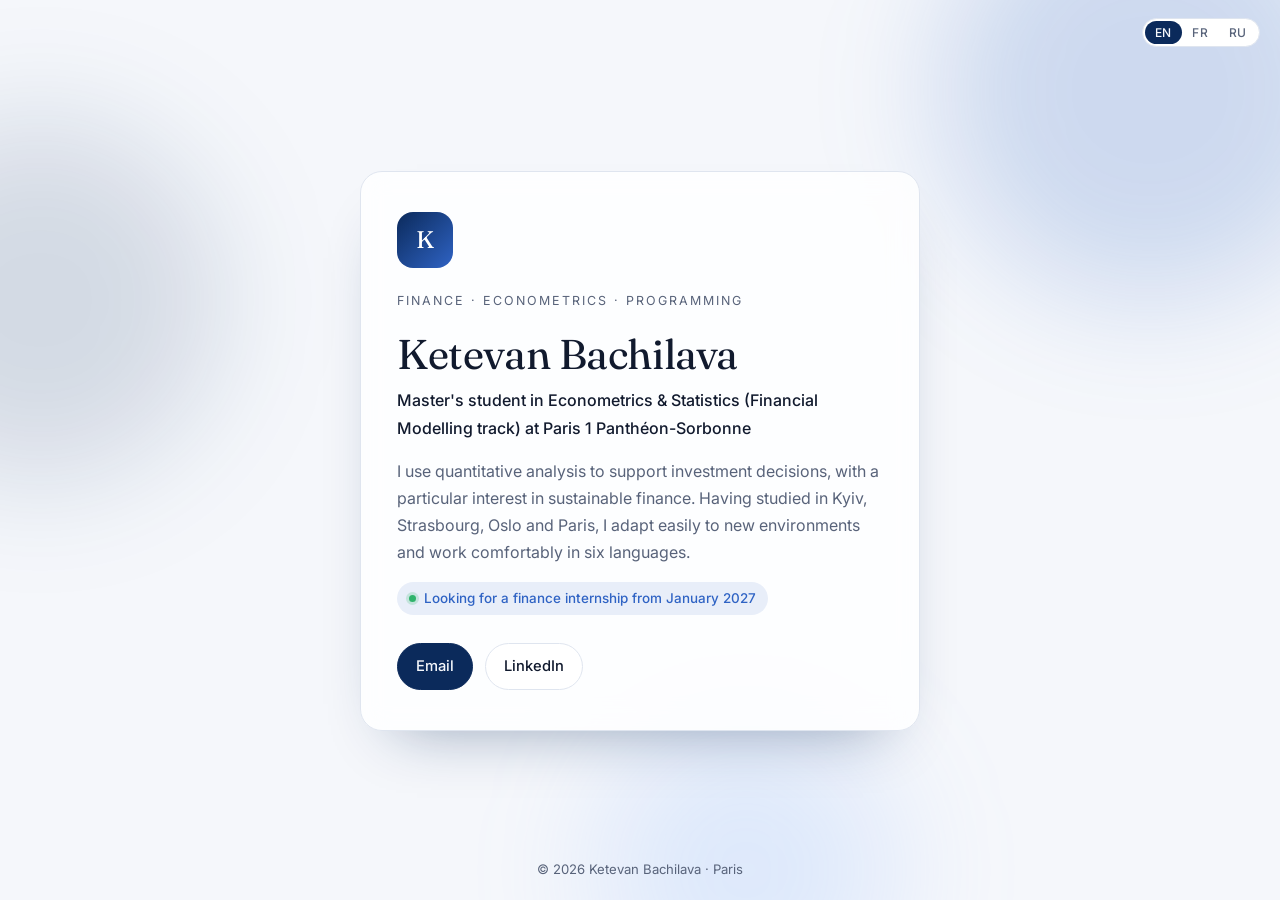
<file: index.html>
<!doctype html>
<html lang="en">
<head>
<meta charset="utf-8">
<meta name="viewport" content="width=device-width, initial-scale=1">
<title>Ketevan Bachilava</title>
<meta name="description" content="Ketevan Bachilava, Master's student in Econometrics & Statistics at Paris 1 Panthéon-Sorbonne.">
<link rel="preconnect" href="https://fonts.googleapis.com">
<link rel="preconnect" href="https://fonts.gstatic.com" crossorigin>
<link href="https://fonts.googleapis.com/css2?family=Fraunces:ital,opsz,wght@0,9..144,400;0,9..144,600;1,9..144,400&family=Inter:wght@400;500;600&display=swap" rel="stylesheet">
<link rel="stylesheet" href="assets/site.css">
</head>
<body class="card-page">
<div class="glow" aria-hidden="true"><i></i><i></i><i></i></div>

<div class="topbar">
  <div class="langs" role="group" aria-label="Language">
    <button data-l="en" aria-pressed="true">EN</button><button data-l="fr">FR</button><button data-l="ru">RU</button>
  </div>
</div>

<main>
  <div class="bcard">
    <div class="mono rise">K</div>
    <p class="eyebrow rise d1" data-i18n="eyebrow">Finance · Econometrics · Programming</p>
    <h1 class="rise d1" data-i18n="name">Ketevan Bachilava</h1>
    <p class="role rise d2" data-i18n="role">Master's student in Econometrics &amp; Statistics (Financial Modelling track) at Paris 1 Panthéon-Sorbonne</p>
    <p class="bio rise d3" data-i18n="bio">I combine quantitative analysis with a strong interest in finance. I have studied in Kyiv, Strasbourg, Oslo and Paris, and I work in six languages.</p>
    <p class="seek rise d3" data-i18n="seek">Looking for a finance internship from January 2027</p>
    <div class="cta rise d4">
      <a class="btn primary" href="mailto:ketevan2003@gmail.com" data-i18n="email">Email</a>
      <a class="btn" href="https://www.linkedin.com/in/ketevan2003" target="_blank" rel="noopener">LinkedIn</a>
    </div>
  </div>
</main>

<div class="foot">© 2026 Ketevan Bachilava · Paris</div>

<script>
window.I18N = {
  en: {
    'meta.title': 'Ketevan Bachilava',
    name: 'Ketevan Bachilava',
    eyebrow: 'Finance · Econometrics · Programming',
    role: "Master's student in Econometrics &amp; Statistics (Financial Modelling track) at Paris 1 Panthéon-Sorbonne",
    bio: 'I use quantitative analysis to support investment decisions, with a particular interest in sustainable finance. Having studied in Kyiv, Strasbourg, Oslo and Paris, I adapt easily to new environments and work comfortably in six languages.',
    seek: 'Looking for a finance internship from January 2027',
    email: 'Email'
  },
  fr: {
    'meta.title': 'Ketevan Bachilava',
    name: 'Ketevan Bachilava',
    eyebrow: 'Finance · Économétrie · Programmation',
    role: 'Étudiante en master Économétrie &amp; Statistique (parcours Modélisation financière) à Paris 1 Panthéon-Sorbonne',
    bio: "Je mets l'analyse quantitative au service des décisions d'investissement, avec un intérêt particulier pour la finance durable. Après des études à Kyiv, Strasbourg, Oslo et Paris, je m'adapte facilement à de nouveaux environnements et je travaille aisément en six langues.",
    seek: "En recherche d'un stage en finance à partir de janvier 2027",
    email: 'E-mail'
  },
  ru: {
    'meta.title': 'Кетеван Бачилава',
    name: 'Кетеван Бачилава',
    eyebrow: 'Финансы · Эконометрика · Программирование',
    role: 'Магистрантка по эконометрике и статистике (профиль «Финансовое моделирование») в Университете Париж 1 Пантеон-Сорбонна',
    bio: 'Я применяю количественный анализ для принятия инвестиционных решений и особенно интересуюсь устойчивыми финансами. Учёба в Киеве, Страсбурге, Осло и Париже научила меня легко адаптироваться к новой среде, и я свободно работаю на шести языках.',
    seek: 'Ищу стажировку в финансах с января 2027 года',
    email: 'Почта'
  }
};
</script>
<script src="assets/lang.js"></script>
</body>
</html>
</file>
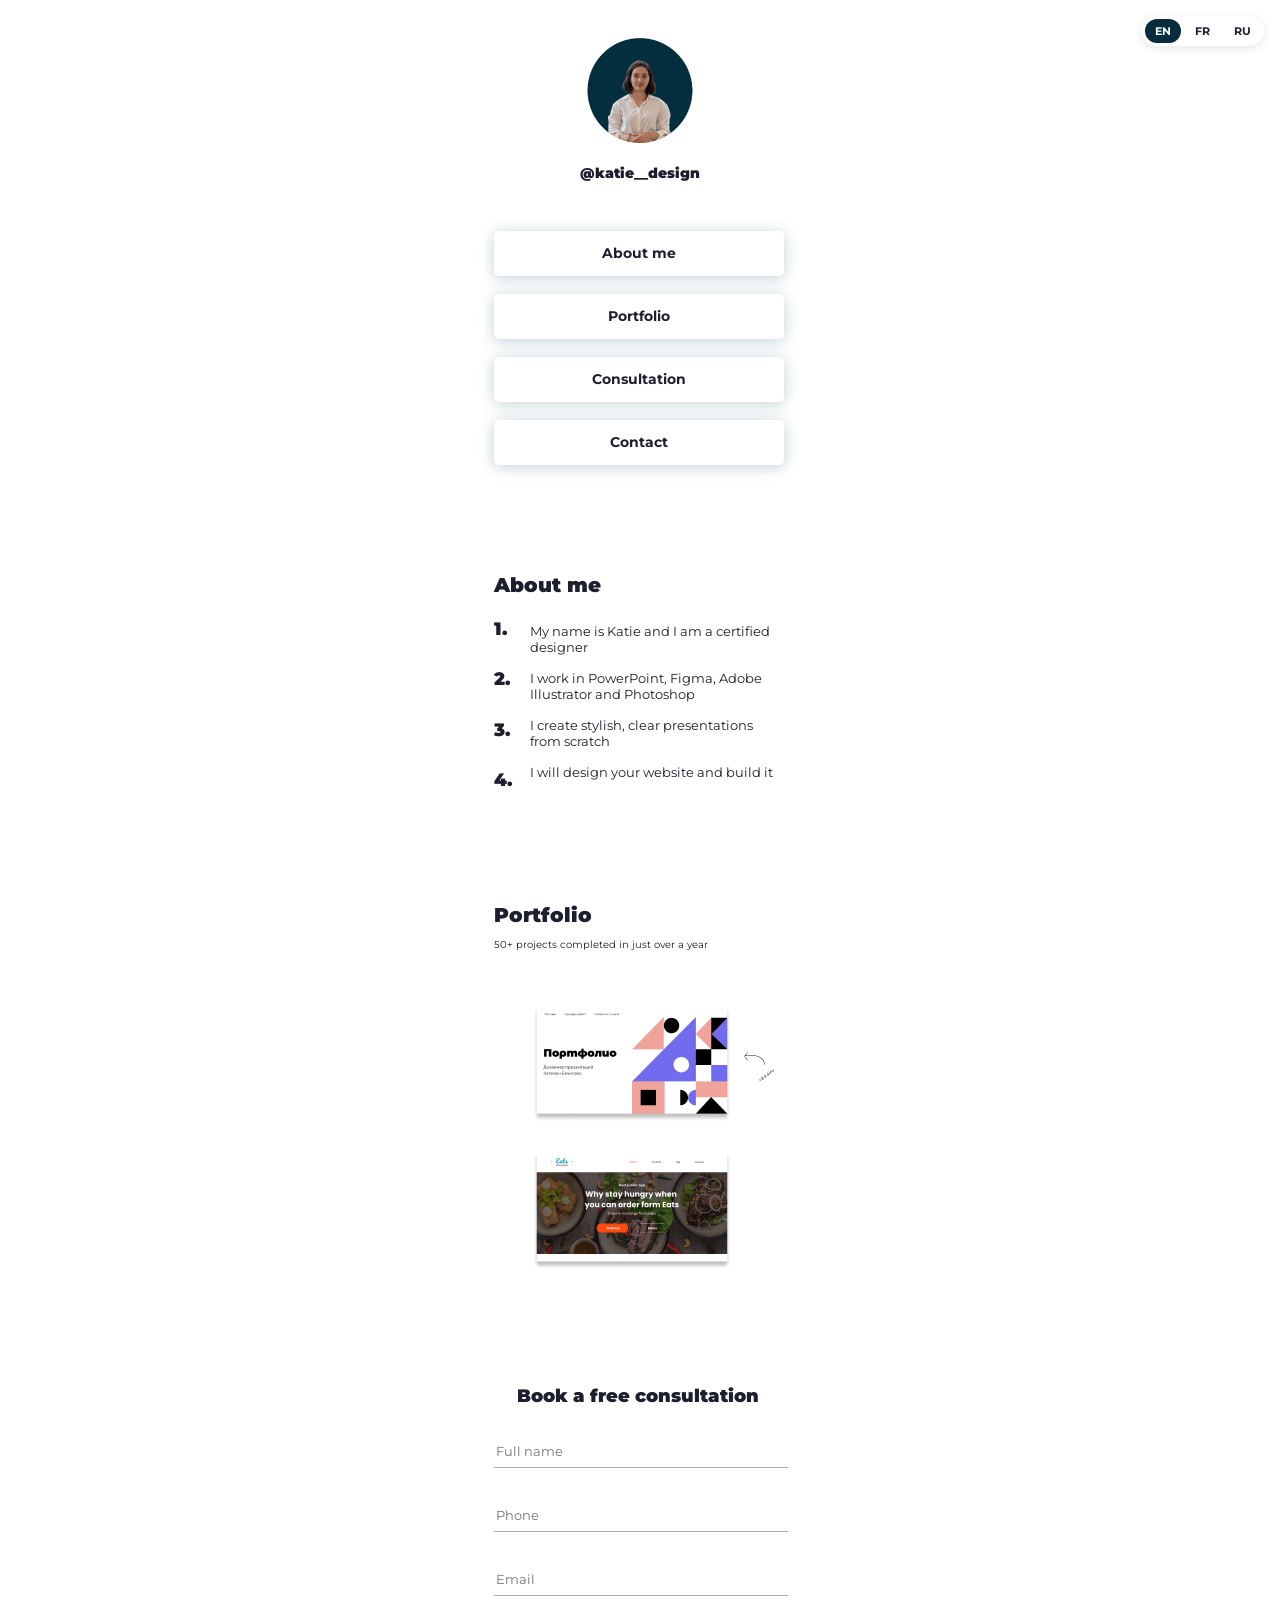
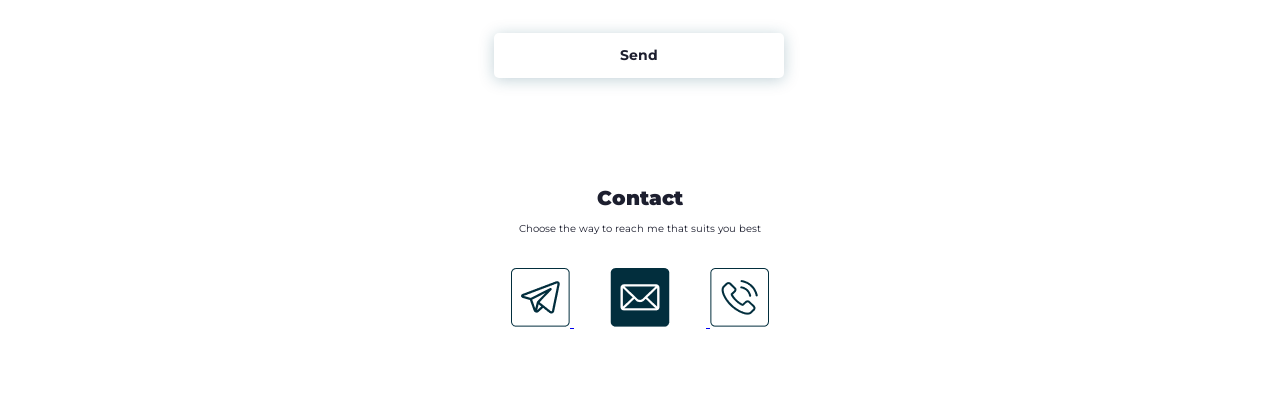
<file: design-portfolio/index.html>
<!DOCTYPE html>
<html lang="en">
<head>
    <meta charset="UTF-8">
    <meta http-equiv="X-UA-Compatible" content="IE=edge">
    <meta name="viewport" content="width=device-width, initial-scale=1.0">
    <title>katie__design · Portfolio</title>
    <link rel="preconnect" href="https://fonts.googleapis.com">
    <link rel="preconnect" href="https://fonts.gstatic.com" crossorigin>
    <link href="https://fonts.googleapis.com/css2?family=Marck+Script&family=Montserrat:wght@400;700;900&display=swap"
        rel="stylesheet">
    <link rel="stylesheet" href="css/styles.css">
    <link rel="stylesheet" href="./css/animation.css">
</head>
<body>
    <div class="langs"><button data-l="en">EN</button><button data-l="fr">FR</button><button data-l="ru">RU</button></div>
    <header id="header" class="header">
        <div class="container">
            <div class="avatar">
                <img src="./img/avatar.png" alt="Avatar">
            </div>
            <h1>
                @katie__design
            </h1>
            <div class="menus">
                <a href="#about" title="About" class="menu" data-i18n="nav.about">
                    About me
                </a>
                <a href="#portfolio" title="Portfolio" class="menu" data-i18n="nav.portfolio">
                    Portfolio
                </a>
                <a href="#consultation" title="Consultation" class="menu" data-i18n="nav.consult">
                    Consultation
                </a>
                <a href="#contacts" title="Contact" class="menu" data-i18n="nav.contacts">
                    Contact
                </a>
            </div>
        </div>
    </header>

    <section id="about" class="about animated fadeInLeft">
        <div class="container">
            <h2 data-i18n="about.t">
                About me
            </h2>
           <div class="wrapper">
                <div class="numbers">
                    <p>
                        1.
                    </p>
                    <p>
                        2.
                    </p>
                    <p>
                        3.
                    </p>
                    <p>
                        4.
                    </p>
                </div>
                <div class="text">
                    <p data-i18n="about.1">
                        My name is Katie and I am a certified designer
                    </p>
                    <p data-i18n="about.2">
                        I work in PowerPoint, Figma, Adobe Illustrator and Photoshop
                    </p>
                    <p data-i18n="about.3">
                        I create stylish, clear presentations from scratch
                    </p>
                    <p data-i18n="about.4">
                        I will design your website and build it
                    </p>
                </div>
           </div>
        </div>
    </section>

    <section id="portfolio" class="portfolio">
        <div class="container animated fadeInUp">
            <h2 data-i18n="pf.t">
                Portfolio
            </h2>
            <h3 data-i18n="pf.sub">
                50+ projects completed in just over a year
            </h3>
            <div class="horizont">
                <div class="cases">
                    <a href="./portfolio.pdf" target="_blank">
                        <img src="./img/case1.png" title="Portfolio">
                    </a>
                    <a href="https://ketevan1.github.io/portfolio_site/" target="_blank">
                        <img src="./img/case2.png" title="Website" class="case">
                    </a>
                    <!-- <a href="#" target="_blank">
                        <img src="./img/case3.png" title="Сайт 2">
                    </a> -->
                </div>
                <div class="click">
                    <img src="./img/arrow.png" alt="Click">
                    <p data-i18n="pf.click">click here</p>
                </div>
            </div>
        </div>
    </section>

    <section id="consultation" class="consultation animated bounceIn">
        <div class="container">
            <h2 data-i18n="c.t">
                Book a free consultation
            </h2>
            <form action="https://formspree.io/f/mleaolzy" method="POST">
                <input type="text" name="user_name" placeholder="Full name" data-ph="c.name" class="input" required>
                <input type="tel" name="user_phone" placeholder="Phone" data-ph="c.phone" class="input" required>
                <input type="email" name="user_email" placeholder="Email" data-ph="c.email" class="input" required>
                <button type="submit" class="cta-form" data-i18n="c.send">
                    Send
                </button>
            </form>
        </div>
    </section>

    <footer id="contacts" class="contacts">
        <div class="container">
            <h2 data-i18n="ct.t">
                Contact
            </h2>
            <h3 data-i18n="ct.sub">
                Choose the way to reach me that suits you best
            </h3>
            <div class="icons">
                <a href="https://telegram.me/ketevan_03">
                   <img src="./img/icon1.png" title="Telegram"> 
                </a>
                <a href="mailto:ketevan2003@gmail.com">
                    <img src="./img/icon2.png" title="E-mail" class="mail">
                </a>
                <a href="tel:380636727304">
                    <img src="./img/icon3.png" title="Phone">
                </a>
            </div>
        </div>
    </footer>

    <script src="./js/jquery.js"></script>
    <script src="./js/main.js"></script>
    <script src="./js/i18n.js"></script>
</body>
</html>
</file>
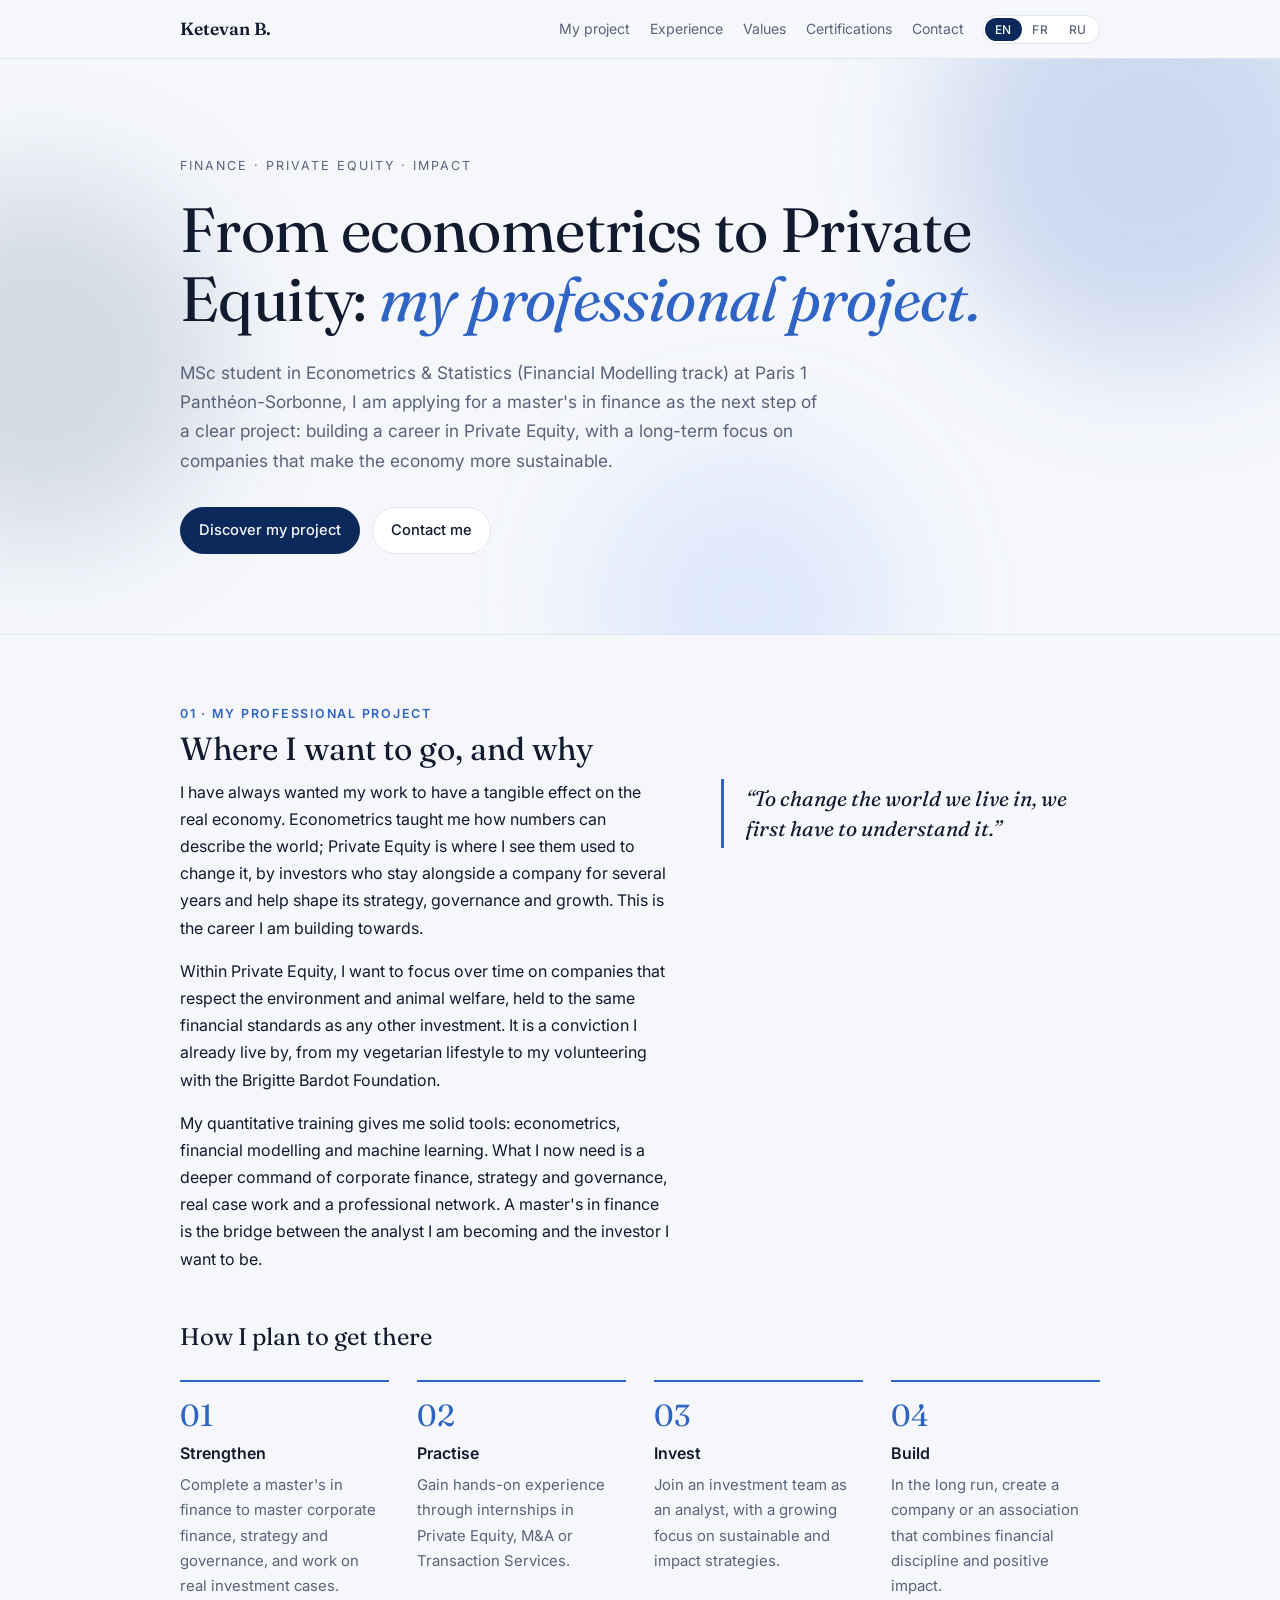
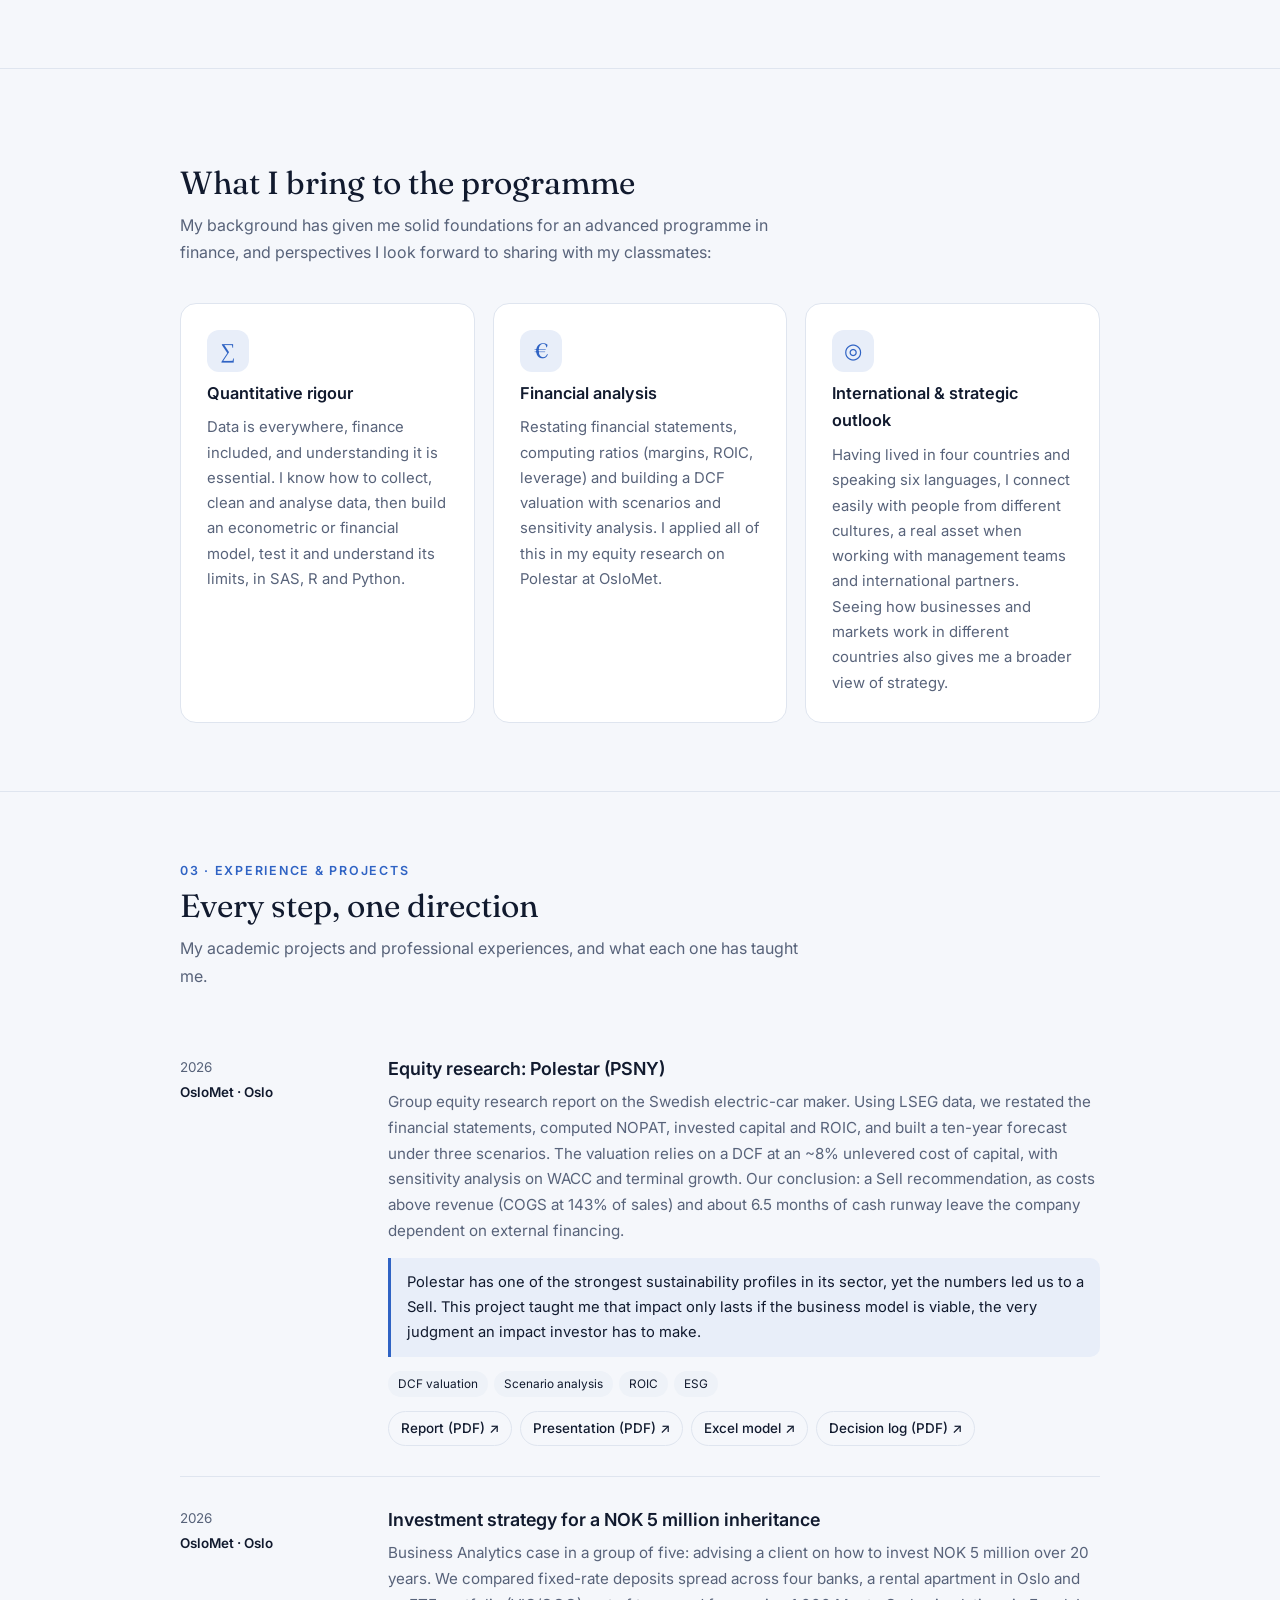
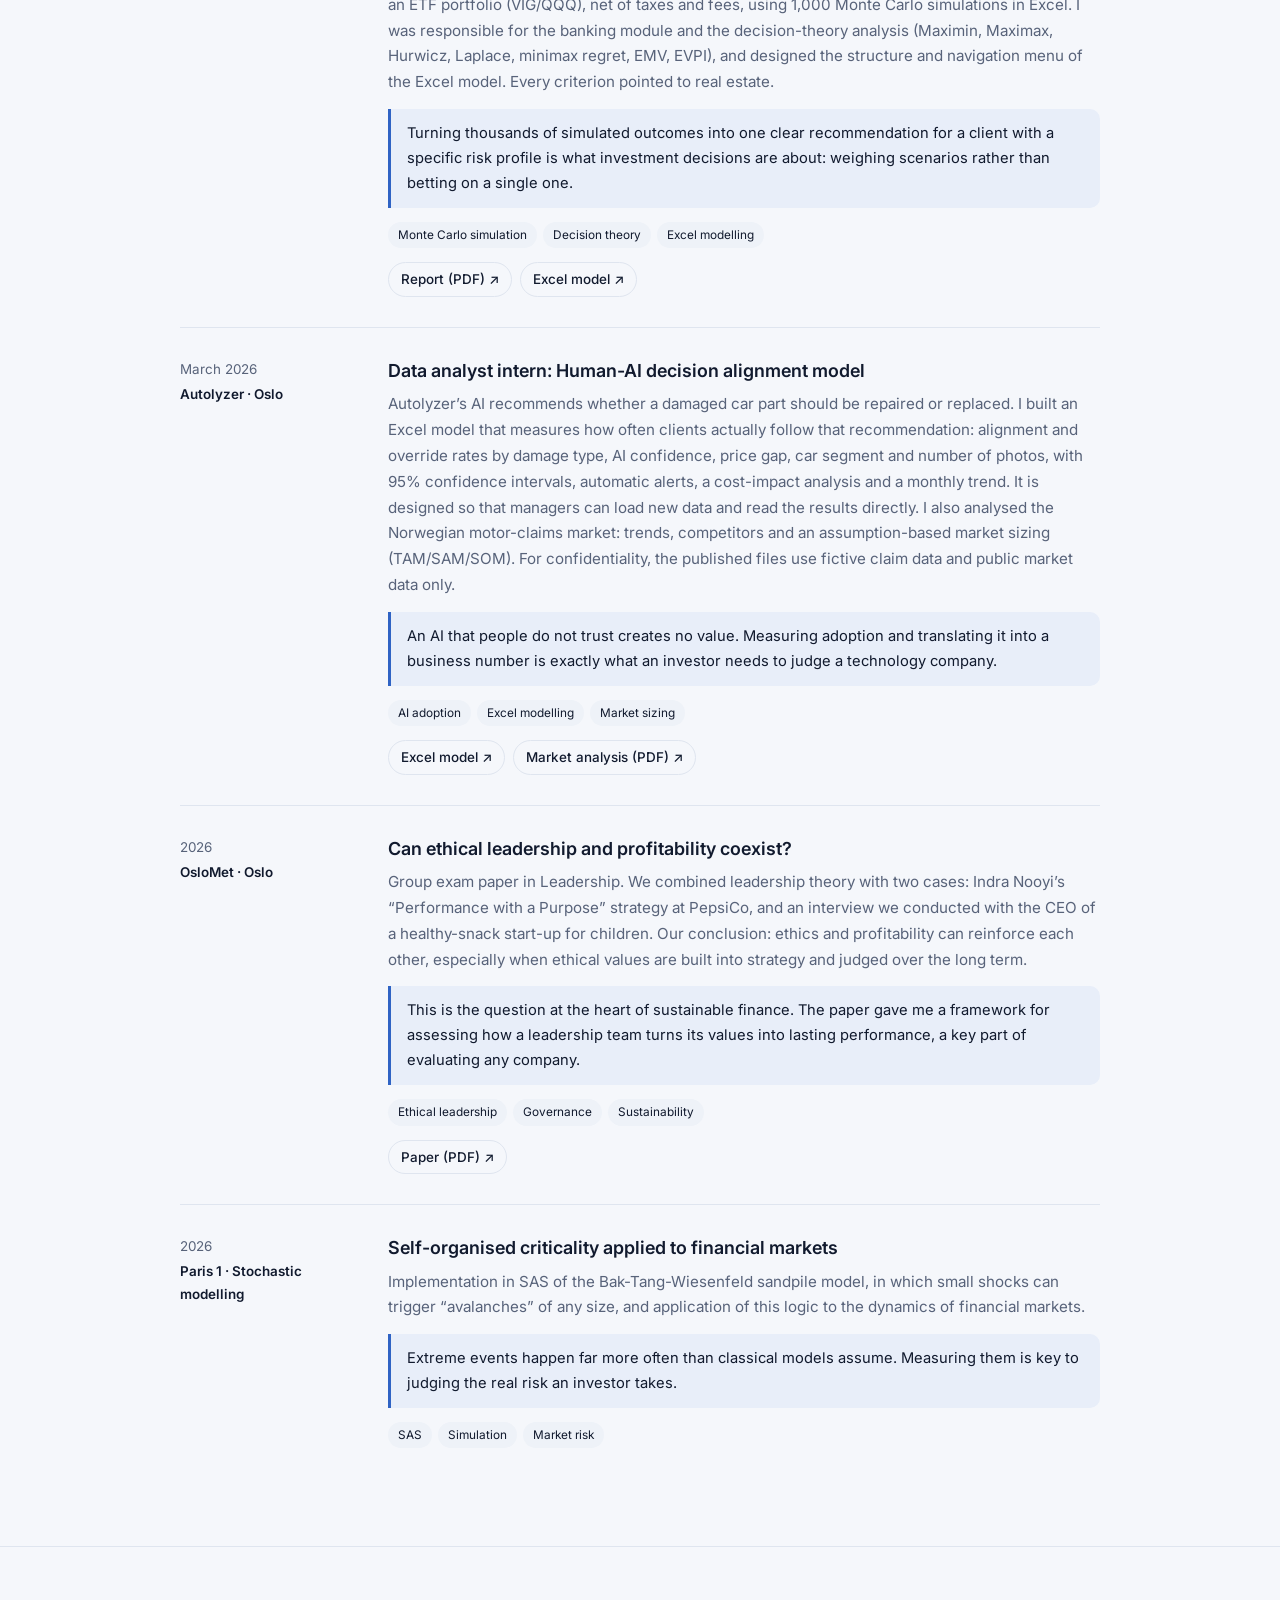
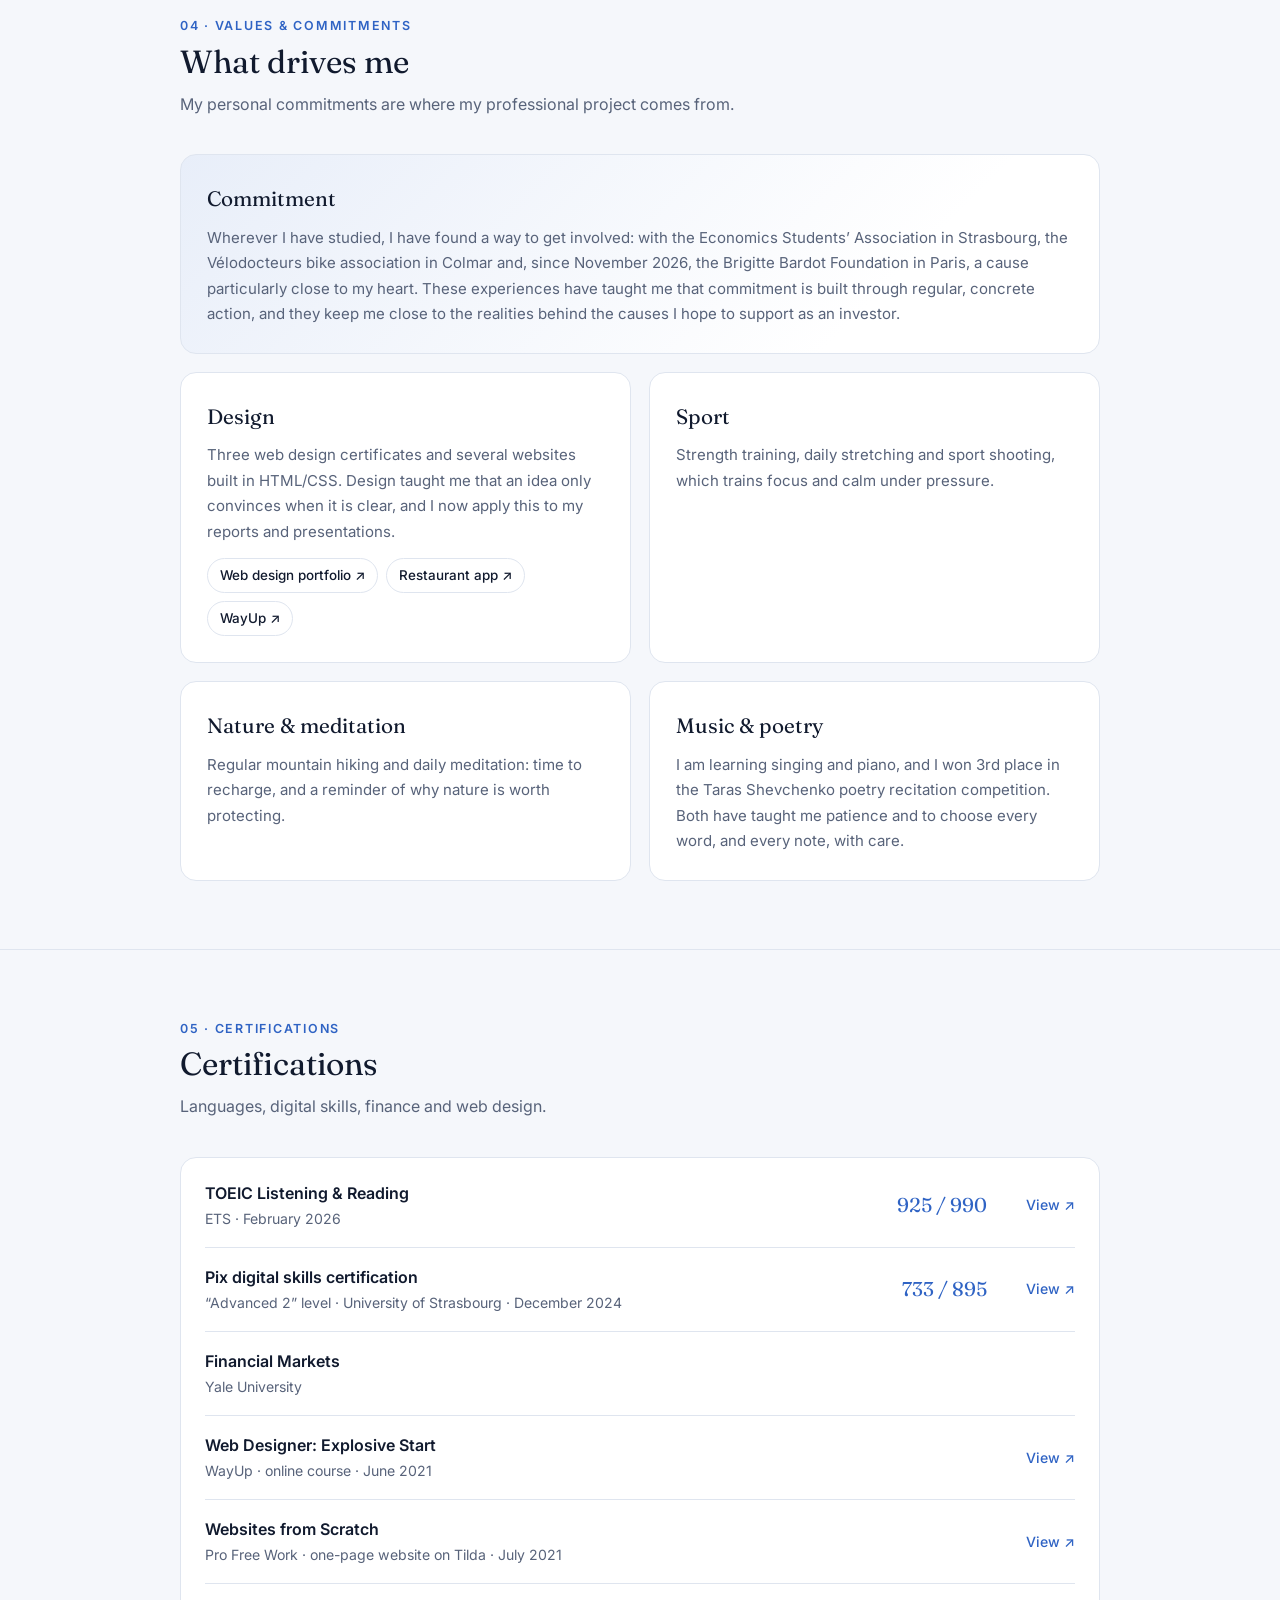
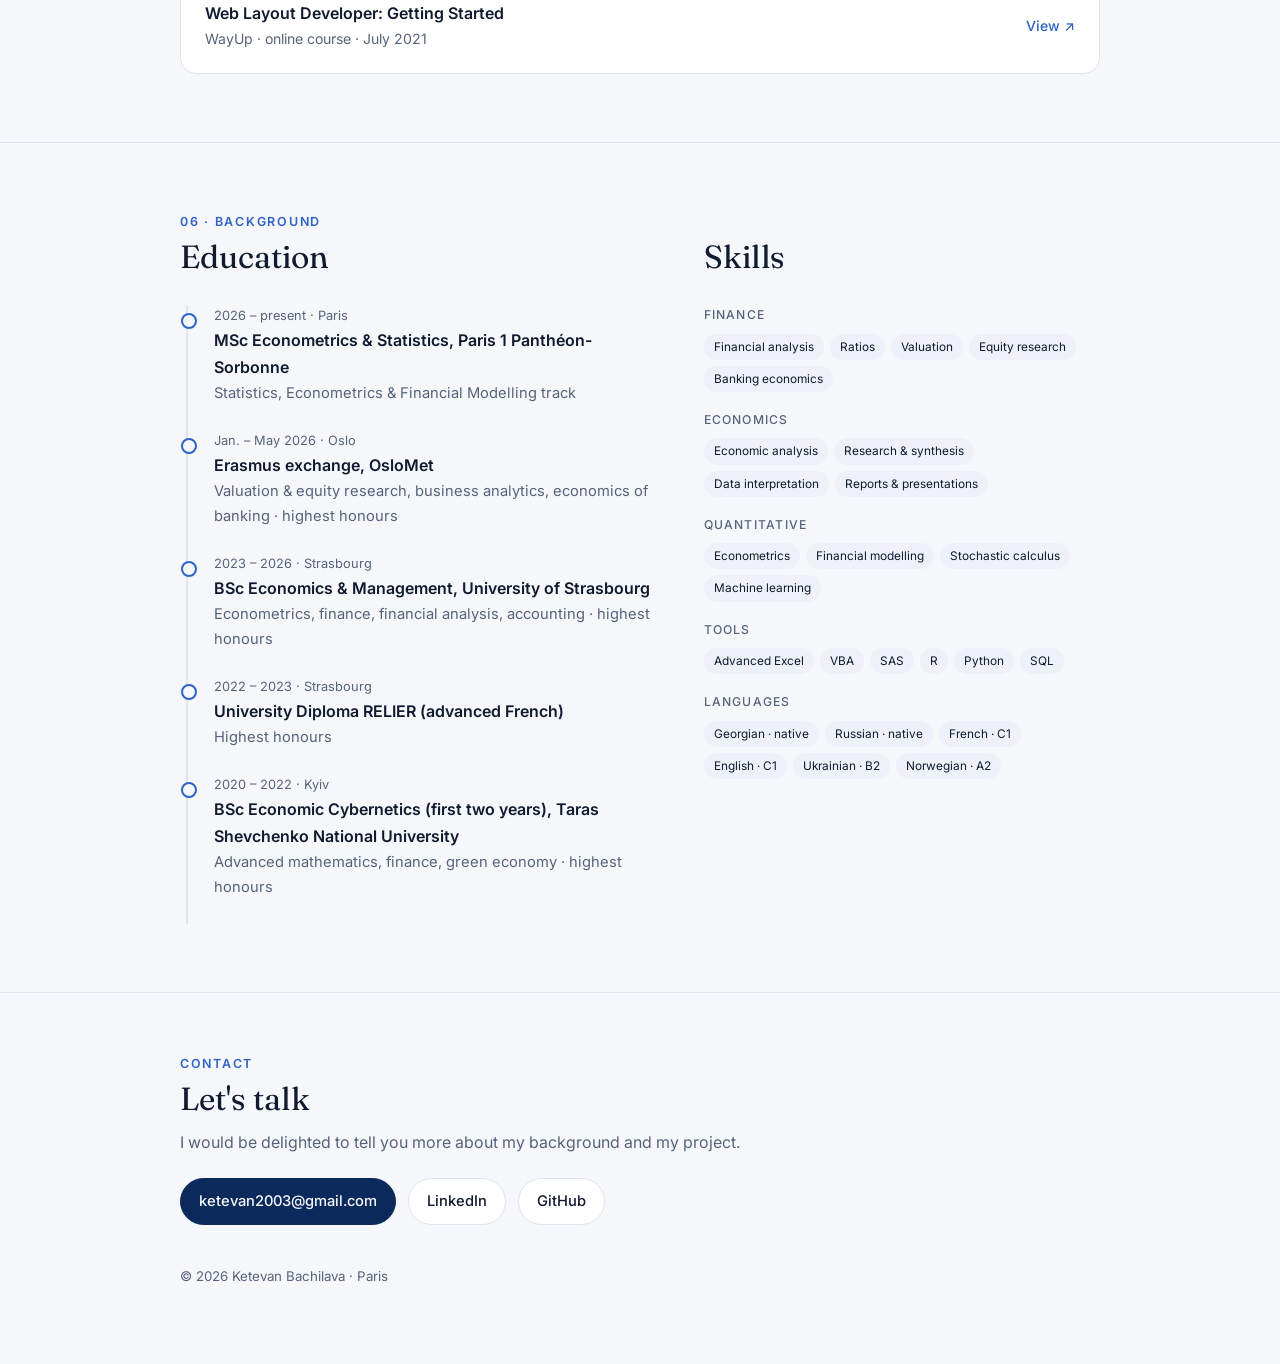
<file: masters/index.html>
<!doctype html>
<html lang="en">
<head>
<meta charset="utf-8">
<meta name="viewport" content="width=device-width, initial-scale=1">
<title>Ketevan Bachilava · Master's application</title>
<meta name="description" content="Ketevan Bachilava: professional project and application for a master's in finance, with the goal of a career in Private Equity and sustainable finance.">
<meta name="robots" content="noindex">
<link rel="preconnect" href="https://fonts.googleapis.com">
<link rel="preconnect" href="https://fonts.gstatic.com" crossorigin>
<link href="https://fonts.googleapis.com/css2?family=Fraunces:ital,opsz,wght@0,9..144,400;0,9..144,600;1,9..144,400&family=Inter:wght@400;500;600&display=swap" rel="stylesheet">
<link rel="stylesheet" href="../assets/site.css">
</head>
<body>

<nav>
  <div class="wrap">
    <a href="#" class="logo">Ketevan B.</a>
    <div class="right">
      <ul>
        <li><a href="#vision" data-i18n="nav.vision"></a></li>
        <li><a href="#experience" data-i18n="nav.xp"></a></li>
        <li><a href="#values" data-i18n="nav.values"></a></li>
        <li><a href="#certifications" data-i18n="nav.certs"></a></li>
        <li><a href="#contact" data-i18n="nav.contact"></a></li>
      </ul>
      <div class="langs" role="group" aria-label="Language">
        <button data-l="en" aria-pressed="true">EN</button><button data-l="fr">FR</button><button data-l="ru">RU</button>
      </div>
    </div>
  </div>
</nav>

<header class="hero">
  <div class="glow" aria-hidden="true"><i></i><i></i><i></i></div>
  <div class="wrap">
    <p class="eyebrow rise" data-i18n="hero.eyebrow"></p>
    <h1 class="rise d1" data-i18n="hero.title"></h1>
    <p class="lead rise d2" data-i18n="hero.lead"></p>
    <div class="cta rise d3">
      <a class="btn primary" href="#vision" data-i18n="hero.cta1"></a>
      <a class="btn" href="#contact" data-i18n="hero.cta2"></a>
    </div>
  </div>
</header>

<section id="vision">
  <div class="wrap">
    <p class="num reveal" data-i18n="p.num"></p>
    <h2 class="reveal" data-i18n="p.title"></h2>
    <div class="thesis">
      <div class="reveal">
        <p data-i18n="p.p1"></p>
        <p data-i18n="p.p2"></p>
        <p data-i18n="p.p3"></p>
      </div>
      <blockquote class="reveal" data-i18n="p.quote"></blockquote>
    </div>
    <div class="how four">
      <h3 class="reveal" data-i18n="mp.t"></h3>
      <div class="step reveal"><h4 data-i18n="mp1.t"></h4><p data-i18n="mp1.p"></p></div>
      <div class="step reveal"><h4 data-i18n="mp2.t"></h4><p data-i18n="mp2.p"></p></div>
      <div class="step reveal"><h4 data-i18n="mp3.t"></h4><p data-i18n="mp3.p"></p></div>
      <div class="step reveal"><h4 data-i18n="mp4.t"></h4><p data-i18n="mp4.p"></p></div>
    </div>
  </div>
</section>


<section id="strengths">
  <div class="wrap">
    <p class="num reveal" data-i18n="a.num"></p>
    <h2 class="reveal" data-i18n="a.title"></h2>
    <p class="sub reveal" data-i18n="a.sub"></p>
    <div class="pillars">
      <div class="pillar reveal"><div class="ic">∑</div><h3 data-i18n="a1.t"></h3><p data-i18n="a1.p"></p></div>
      <div class="pillar reveal"><div class="ic">€</div><h3 data-i18n="a2.t"></h3><p data-i18n="a2.p"></p></div>
      <div class="pillar reveal"><div class="ic">◎</div><h3 data-i18n="a3.t"></h3><p data-i18n="a3.p"></p></div>
    </div>
  </div>
</section>

<section id="experience">
  <div class="wrap">
    <p class="num reveal" data-i18n="x.num"></p>
    <h2 class="reveal" data-i18n="x.title"></h2>
    <p class="sub reveal" data-i18n="x.sub"></p>
    <div id="xp-list"></div>
  </div>
</section>

<section id="values">
  <div class="wrap">
    <p class="num reveal" data-i18n="v.num"></p>
    <h2 class="reveal" data-i18n="v.title"></h2>
    <p class="sub reveal" data-i18n="v.sub"></p>
    <div class="values">
      <div class="value wide reveal"><h3 data-i18n="v2.t"></h3><p data-i18n="v2.p"></p></div>
      <div class="value reveal">
        <h3 data-i18n="v3.t"></h3><p data-i18n="v3.p"></p>
        <div class="sites">
          <a href="../design-portfolio/" target="_blank" rel="noopener" data-i18n="v3.s1"></a>
          <a href="https://ketevan1.github.io/marathon/" target="_blank" rel="noopener" data-i18n="v3.s2"></a>
          <a href="https://ketevan1.github.io/adaptivemodernsite/" target="_blank" rel="noopener" data-i18n="v3.s3"></a>
        </div>
      </div>
      <div class="value reveal"><h3 data-i18n="v4.t"></h3><p data-i18n="v4.p"></p></div>
      <div class="value reveal"><h3 data-i18n="v5.t"></h3><p data-i18n="v5.p"></p></div>
      <div class="value reveal"><h3 data-i18n="v6.t"></h3><p data-i18n="v6.p"></p></div>
    </div>
  </div>
</section>

<section id="certifications">
  <div class="wrap">
    <p class="num reveal" data-i18n="ce.num"></p>
    <h2 class="reveal" data-i18n="ce.title"></h2>
    <p class="sub reveal" data-i18n="ce.sub"></p>
    <div class="certs reveal">
      <div class="cert"><div><div class="name">TOEIC Listening &amp; Reading</div><div class="org" data-i18n="ce1.o"></div></div><div class="score">925 / 990</div><a href="../assets/certs/toeic.pdf" target="_blank" rel="noopener" data-i18n="ce.view"></a></div>
      <div class="cert"><div><div class="name" data-i18n="ce2.n"></div><div class="org" data-i18n="ce2.o"></div></div><div class="score">733 / 895</div><a href="../assets/certs/pix.pdf" target="_blank" rel="noopener" data-i18n="ce.view"></a></div>
      <div class="cert"><div><div class="name">Financial Markets</div><div class="org">Yale University</div></div></div>
      <div class="cert"><div><div class="name" data-i18n="ce4.n"></div><div class="org" data-i18n="ce4.o"></div></div><a href="../assets/certs/wayup-web-designer.jpg" target="_blank" rel="noopener" data-i18n="ce.view"></a></div>
      <div class="cert"><div><div class="name" data-i18n="ce5.n"></div><div class="org" data-i18n="ce5.o"></div></div><a href="../assets/certs/profreework-websites-from-scratch.jpg" target="_blank" rel="noopener" data-i18n="ce.view"></a></div>
      <div class="cert"><div><div class="name" data-i18n="ce6.n"></div><div class="org" data-i18n="ce6.o"></div></div><a href="../assets/certs/wayup-web-layout.jpg" target="_blank" rel="noopener" data-i18n="ce.view"></a></div>
    </div>
  </div>
</section>

<section id="background">
  <div class="wrap two">
    <div class="reveal">
      <p class="num" data-i18n="b.num"></p>
      <h2 data-i18n="b.edu"></h2>
      <ul class="tl" style="margin-top:28px">
        <li><div class="when" data-i18n="e1.when"></div><div class="what" data-i18n="e1.what"></div><div class="detail" data-i18n="e1.d"></div></li>
        <li><div class="when" data-i18n="e2.when"></div><div class="what" data-i18n="e2.what"></div><div class="detail" data-i18n="e2.d"></div></li>
        <li><div class="when" data-i18n="e3.when"></div><div class="what" data-i18n="e3.what"></div><div class="detail" data-i18n="e3.d"></div></li>
        <li><div class="when" data-i18n="e4.when"></div><div class="what" data-i18n="e4.what"></div><div class="detail" data-i18n="e4.d"></div></li>
        <li><div class="when" data-i18n="e5.when"></div><div class="what" data-i18n="e5.what"></div><div class="detail" data-i18n="e5.d"></div></li>
      </ul>
    </div>
    <div class="reveal">
      <p class="num">&nbsp;</p>
      <h2 data-i18n="b.skills"></h2>
      <div style="margin-top:28px">
        <div class="skillrow"><h4 data-i18n="s.fin"></h4><div class="tags" data-tags="s.fin.t"></div></div>
        <div class="skillrow"><h4 data-i18n="s.eco"></h4><div class="tags" data-tags="s.eco.t"></div></div>
        <div class="skillrow"><h4 data-i18n="s.quant"></h4><div class="tags" data-tags="s.quant.t"></div></div>
        <div class="skillrow"><h4 data-i18n="s.tools"></h4><div class="tags" data-tags="s.tools.t"></div></div>
        <div class="skillrow"><h4 data-i18n="s.lang"></h4><div class="tags" data-tags="s.lang.t"></div></div>
      </div>
    </div>
  </div>
</section>

<footer id="contact">
  <div class="wrap reveal">
    <p class="num" data-i18n="c.num"></p>
    <h2 data-i18n="c.title"></h2>
    <p class="sub" style="margin-bottom:0" data-i18n="c.sub"></p>
    <div class="row">
      <a class="btn primary" href="mailto:ketevan2003@gmail.com">ketevan2003@gmail.com</a>
      <a class="btn" href="https://www.linkedin.com/in/ketevan2003" target="_blank" rel="noopener">LinkedIn</a>
      <a class="btn" href="https://ketevan03.github.io/" target="_blank" rel="noopener">GitHub</a>
    </div>
    <small>© 2026 Ketevan Bachilava · Paris</small>
  </div>
</footer>

<script src="../private-equity/i18n.js"></script>
<script src="overrides.js"></script>
<script>
// Documents attached to each experience (put the files in assets/projects/).
// Example: x1: [['polestar-report.pdf', 'doc.report'], ['polestar-ratios.xlsx', 'doc.excel']]
// Labels available: doc.report, doc.slides, doc.excel, doc.model, doc.log, doc.paper, doc.market, doc.code, doc.cert
var PROJECT_FILES = {
  x1: [['polestar-report.pdf', 'doc.report'], ['polestar-presentation.pdf', 'doc.slides'], ['polestar-model.xlsx', 'doc.model'], ['polestar-decision-log.pdf', 'doc.log']],
  x2: [['investment-report.pdf', 'doc.report'], ['investment-model.xlsx', 'doc.model']],
  x3: [['autolyzer-alignment-model.xlsx', 'doc.model'], ['autolyzer-norwegian-market.pdf', 'doc.market']],
  x4: [['leadership-paper.pdf', 'doc.paper']],
  x5: []
};
// Build the experience list from the translation keys x1, x2, ... (stops at the first missing one)
(function () {
  var html = '', en = window.I18N.en;
  for (var i = 1; en['x' + i + '.t']; i++) {
    var k = 'x' + i, files = PROJECT_FILES[k] || [];
    html += '<div class="xp reveal"><div><div class="when" data-i18n="' + k + '.when"></div>' +
      '<div class="where" data-i18n="' + k + '.where"></div></div><div>' +
      '<h3 data-i18n="' + k + '.t"></h3><p data-i18n="' + k + '.p"></p>' +
      '<div class="link" data-i18n="' + k + '.l"></div>' +
      (en[k + '.tags'] ? '<div class="tags" data-tags="' + k + '.tags"></div>' : '') +
      (files.length ? '<div class="sites">' + files.map(function (f) {
        return '<a href="../assets/projects/' + f[0] + '" target="_blank" rel="noopener" data-i18n="' + f[1] + '"></a>';
      }).join('') + '</div>' : '') +
      '</div></div>';
  }
  document.getElementById('xp-list').innerHTML = html;
})();
</script>
<script src="../assets/lang.js"></script>
</body>
</html>
</file>
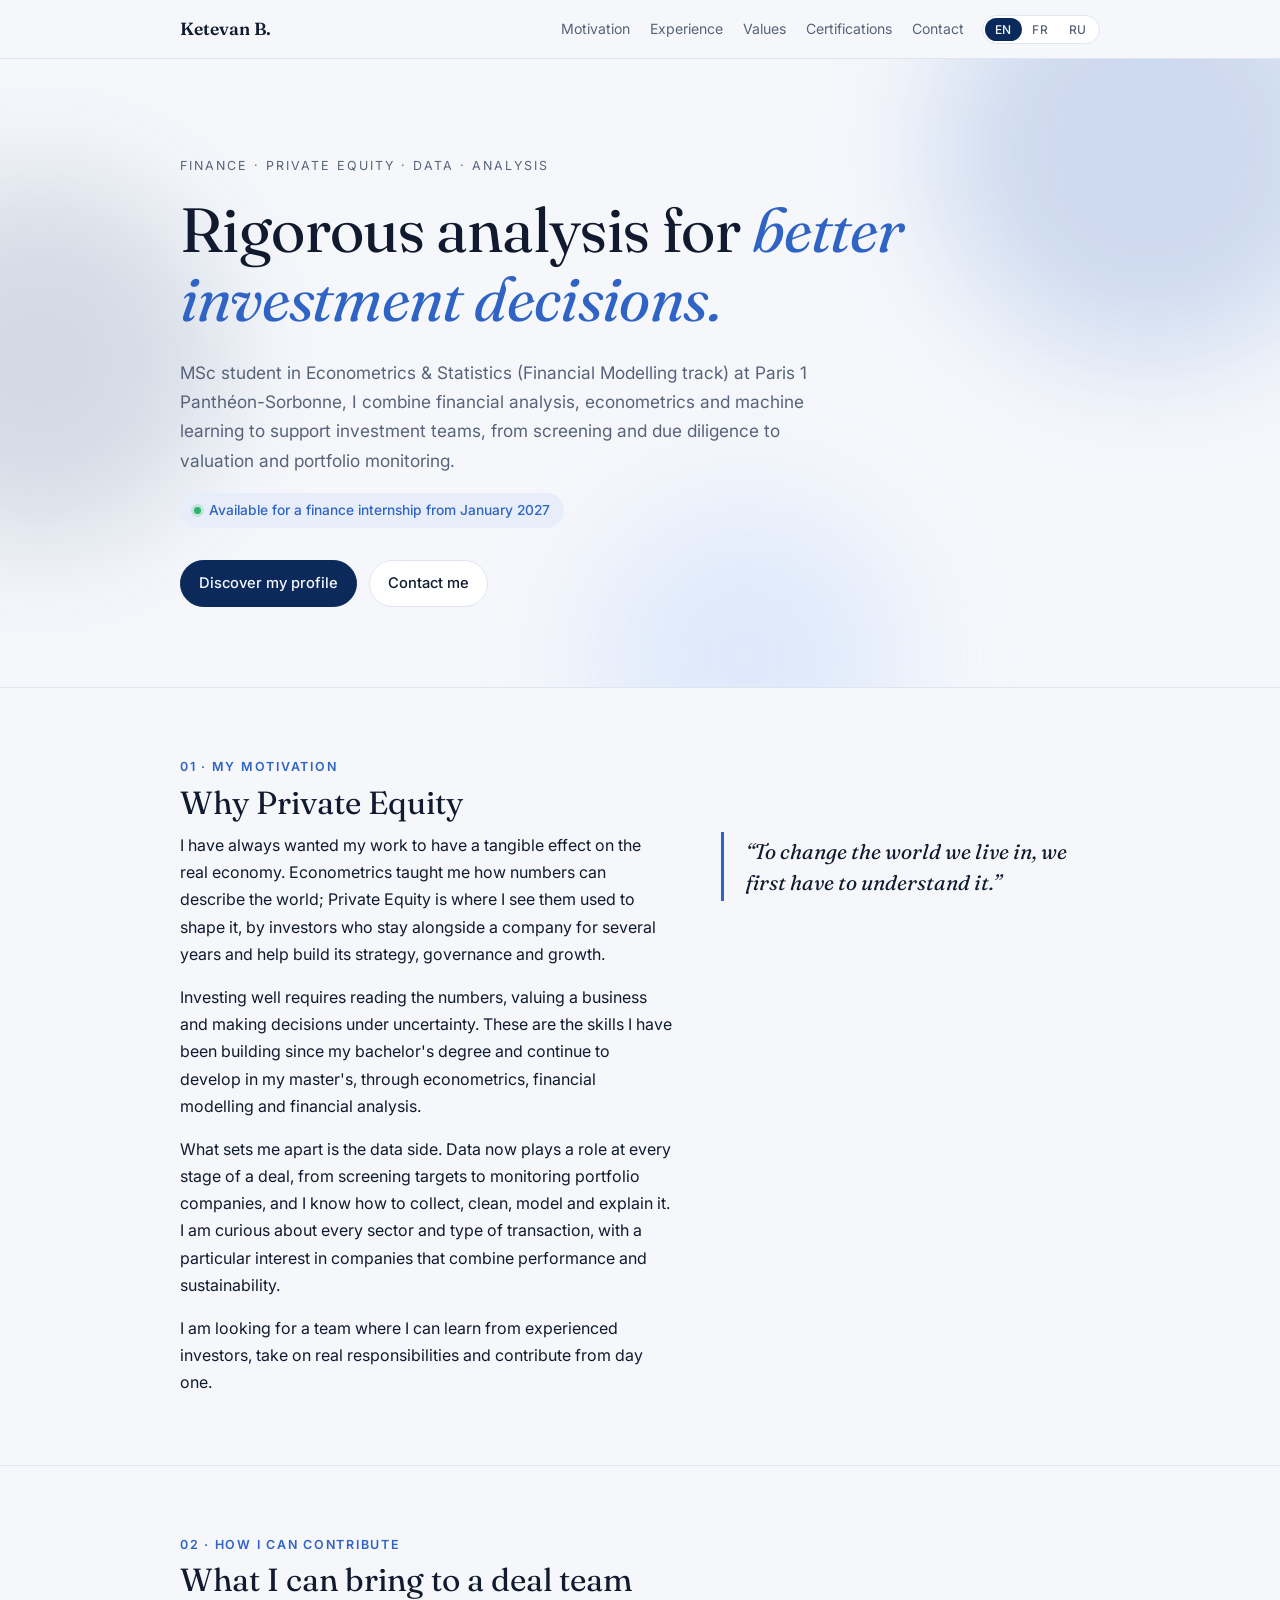
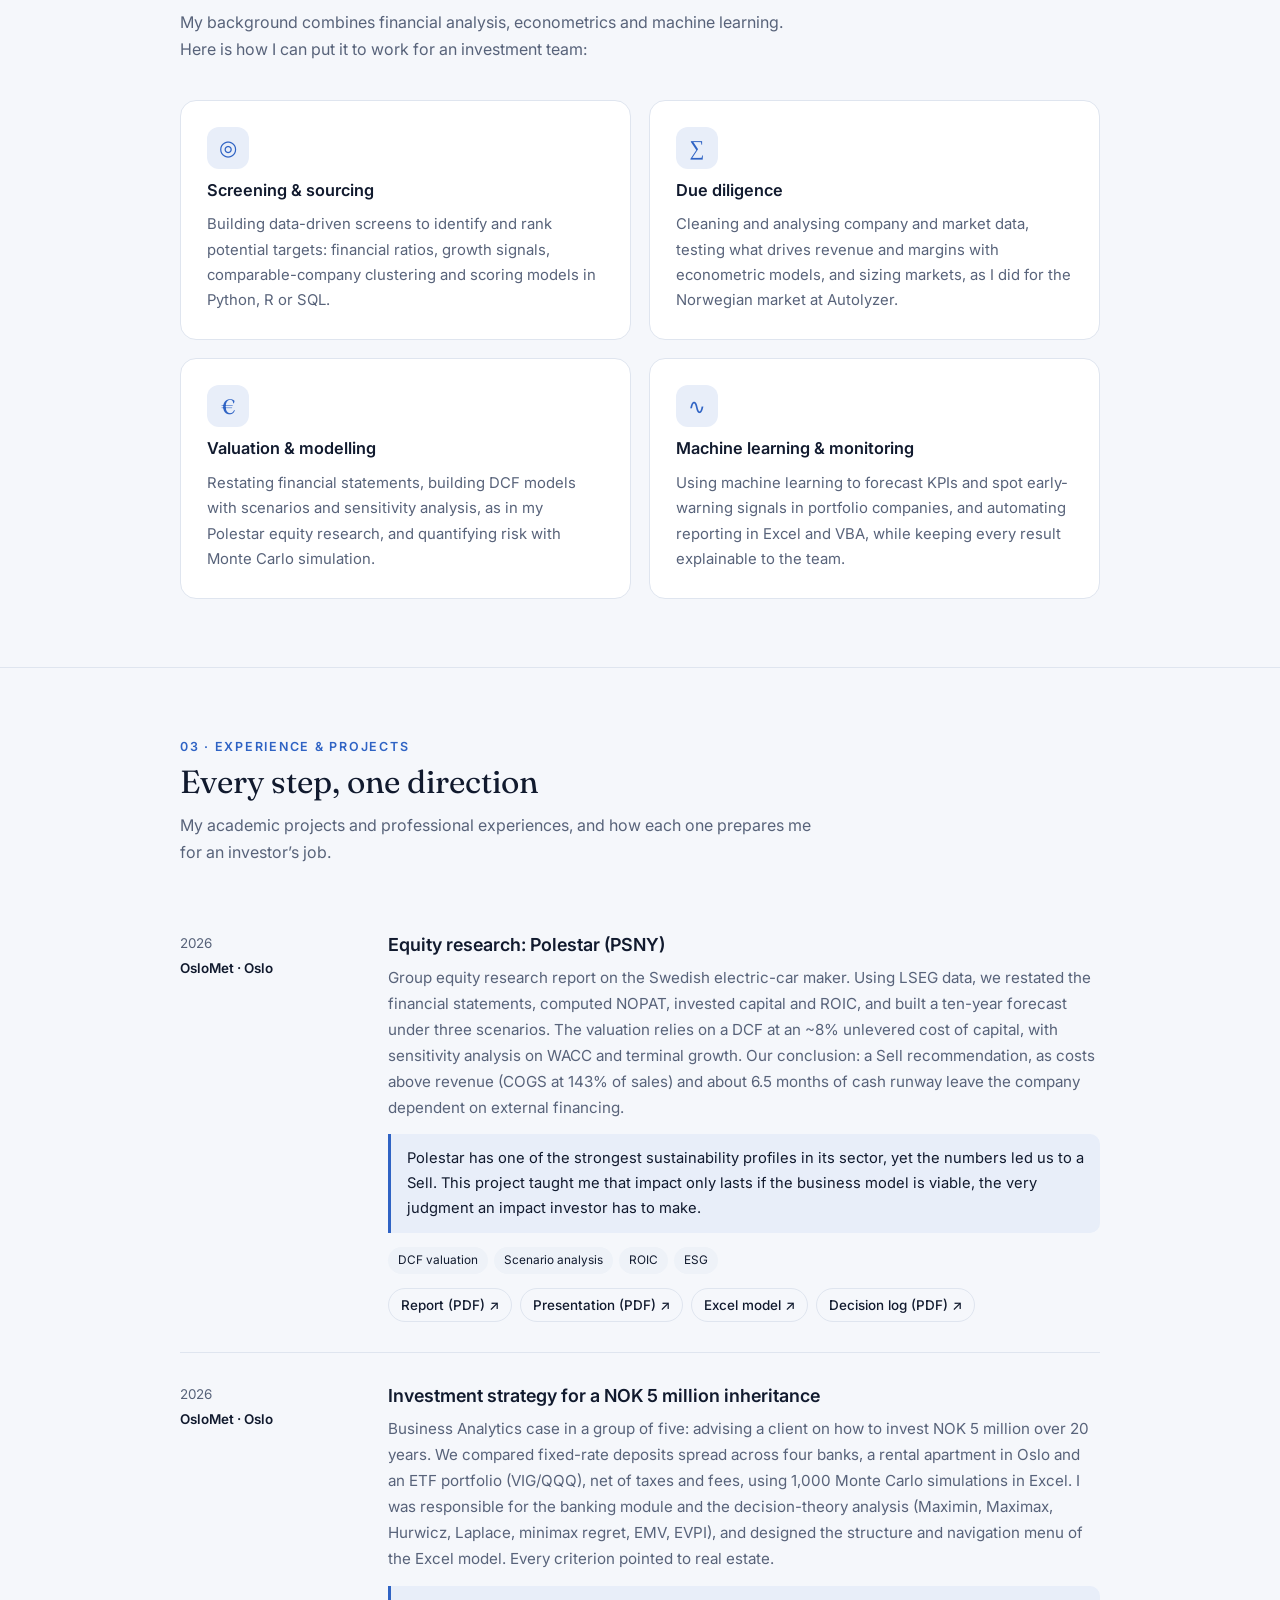
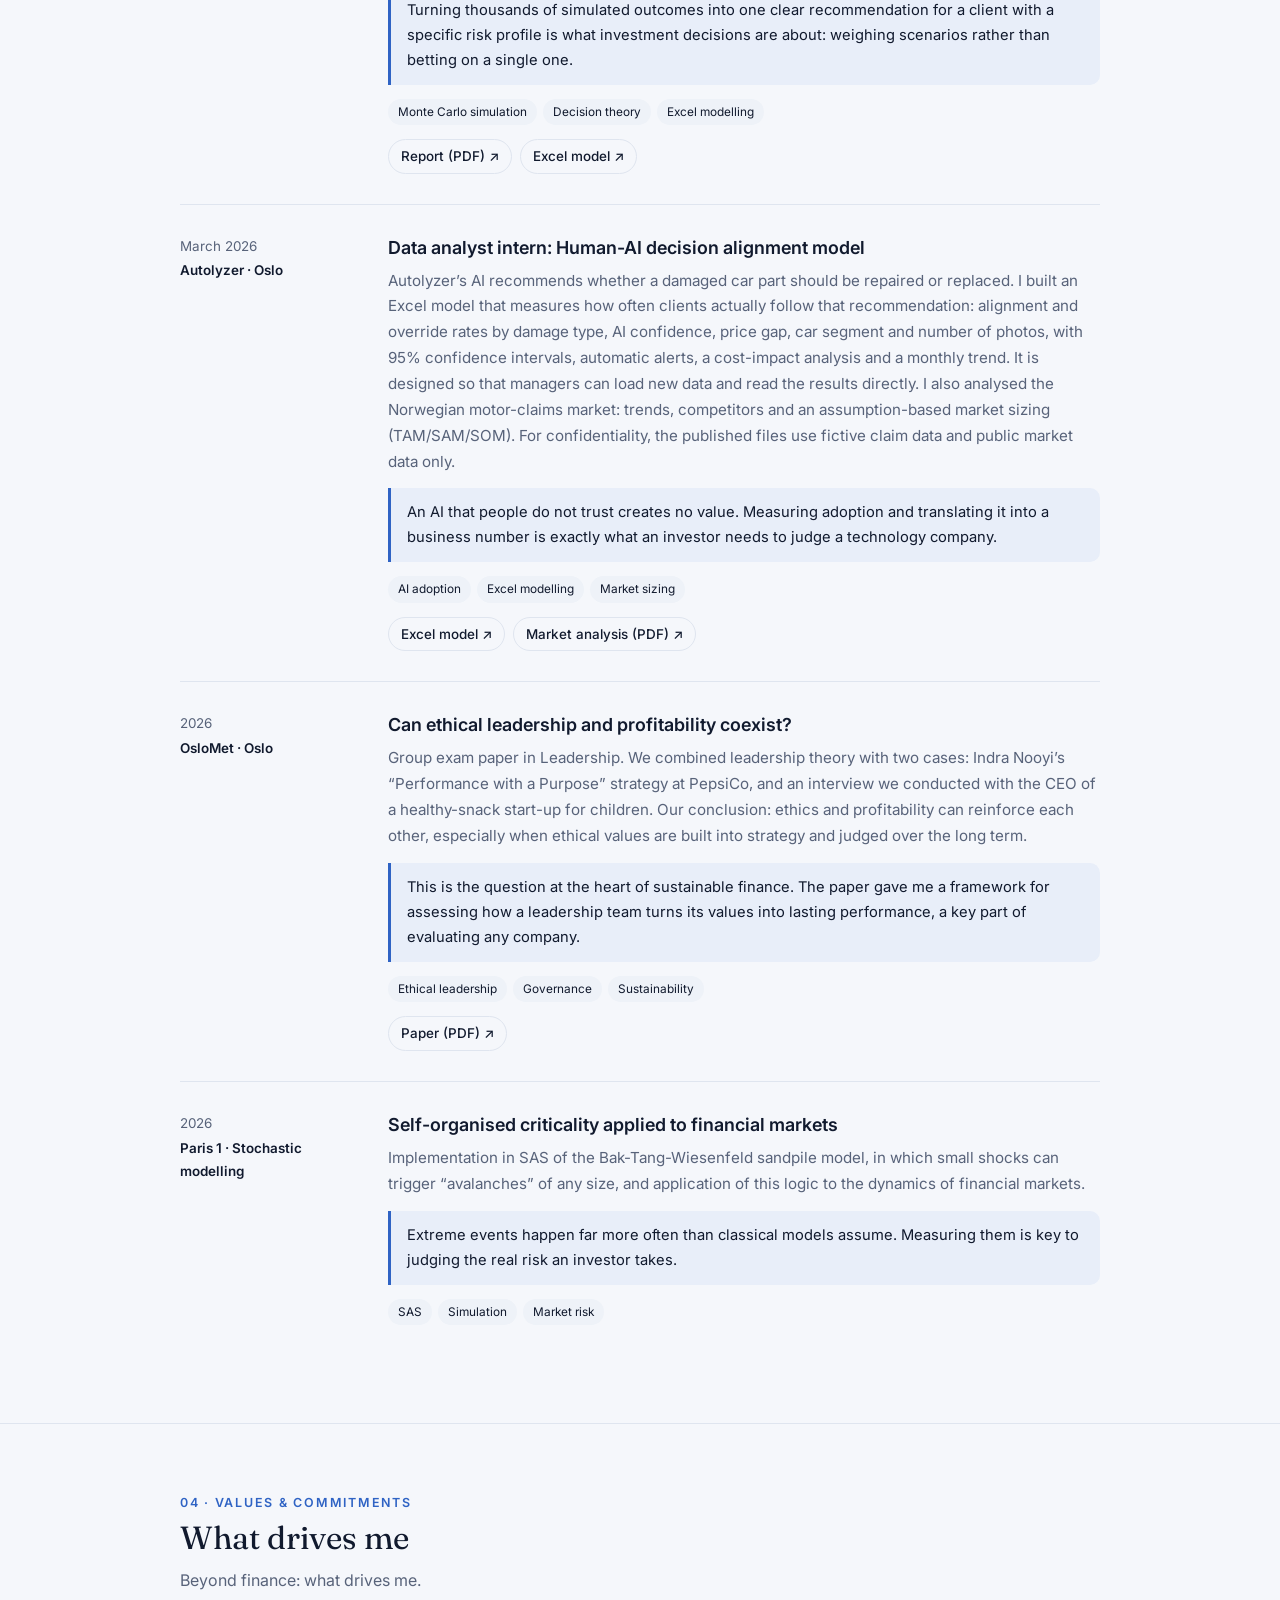
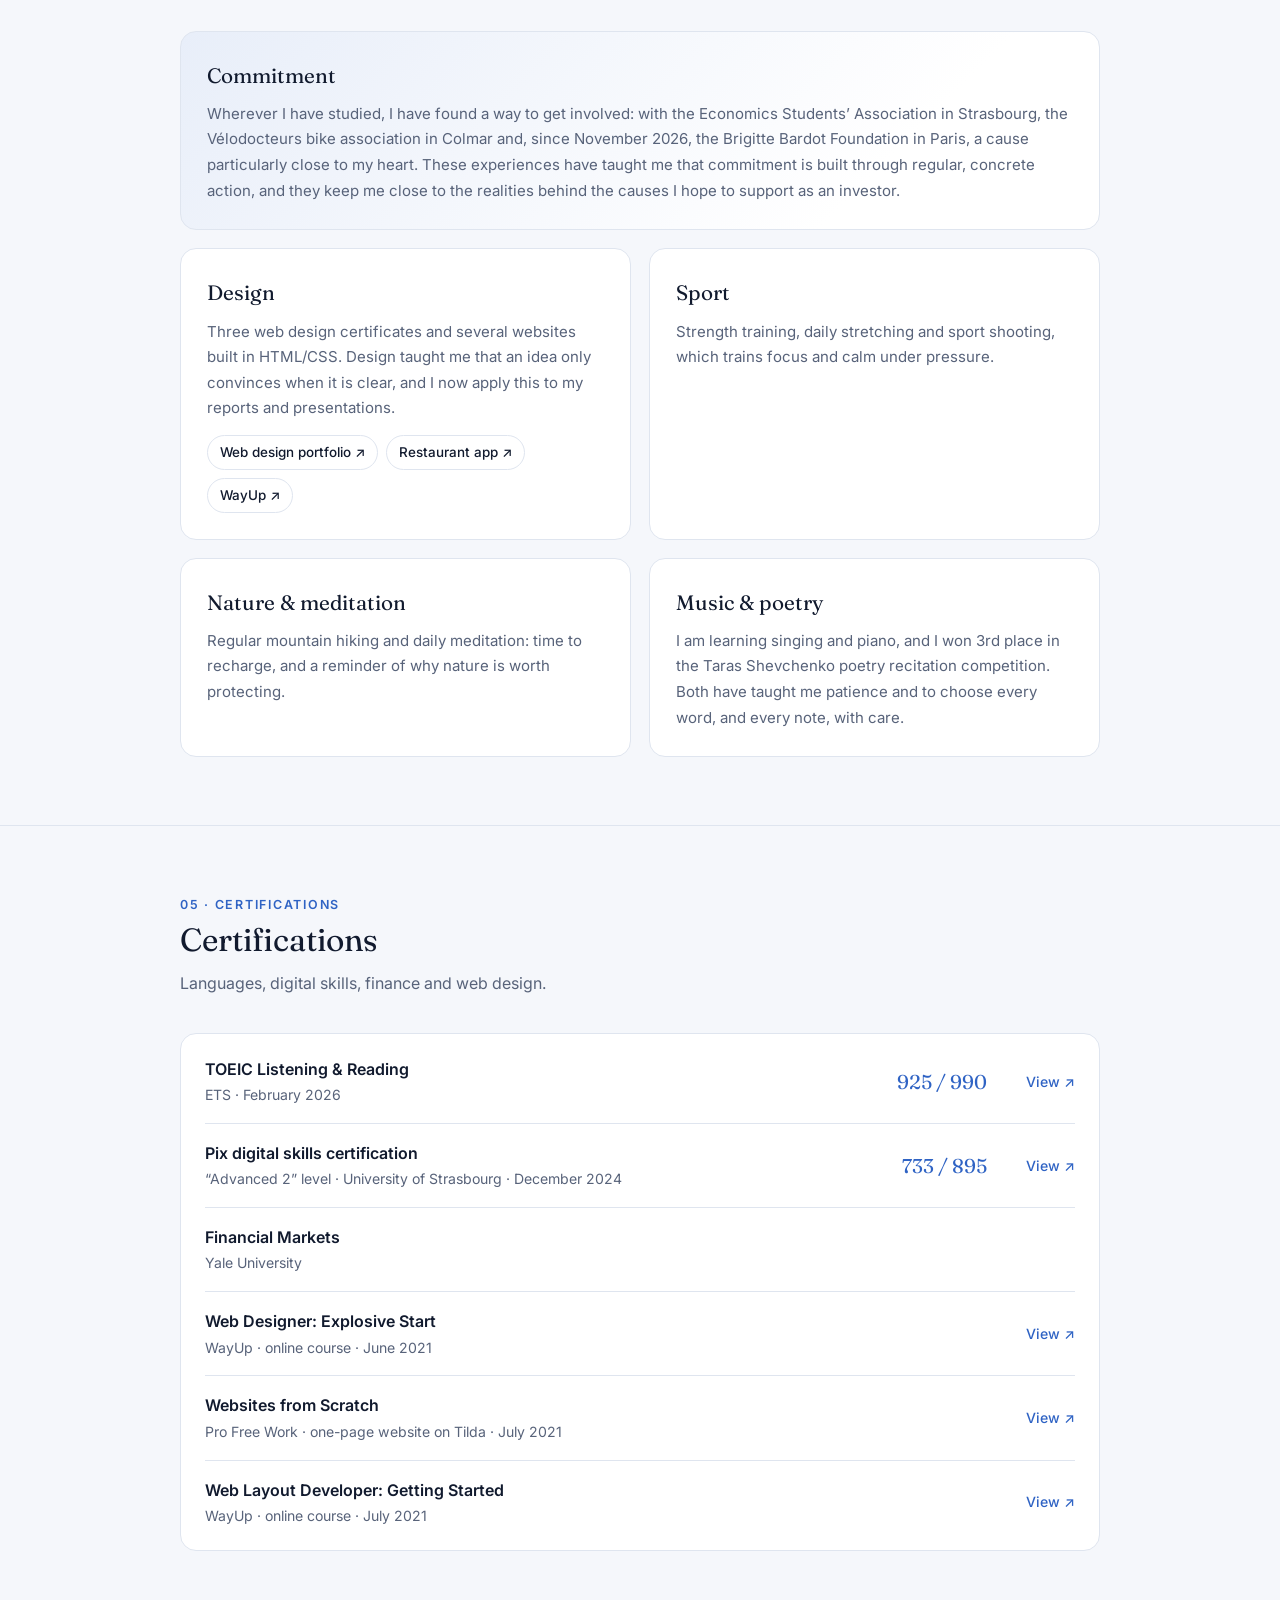
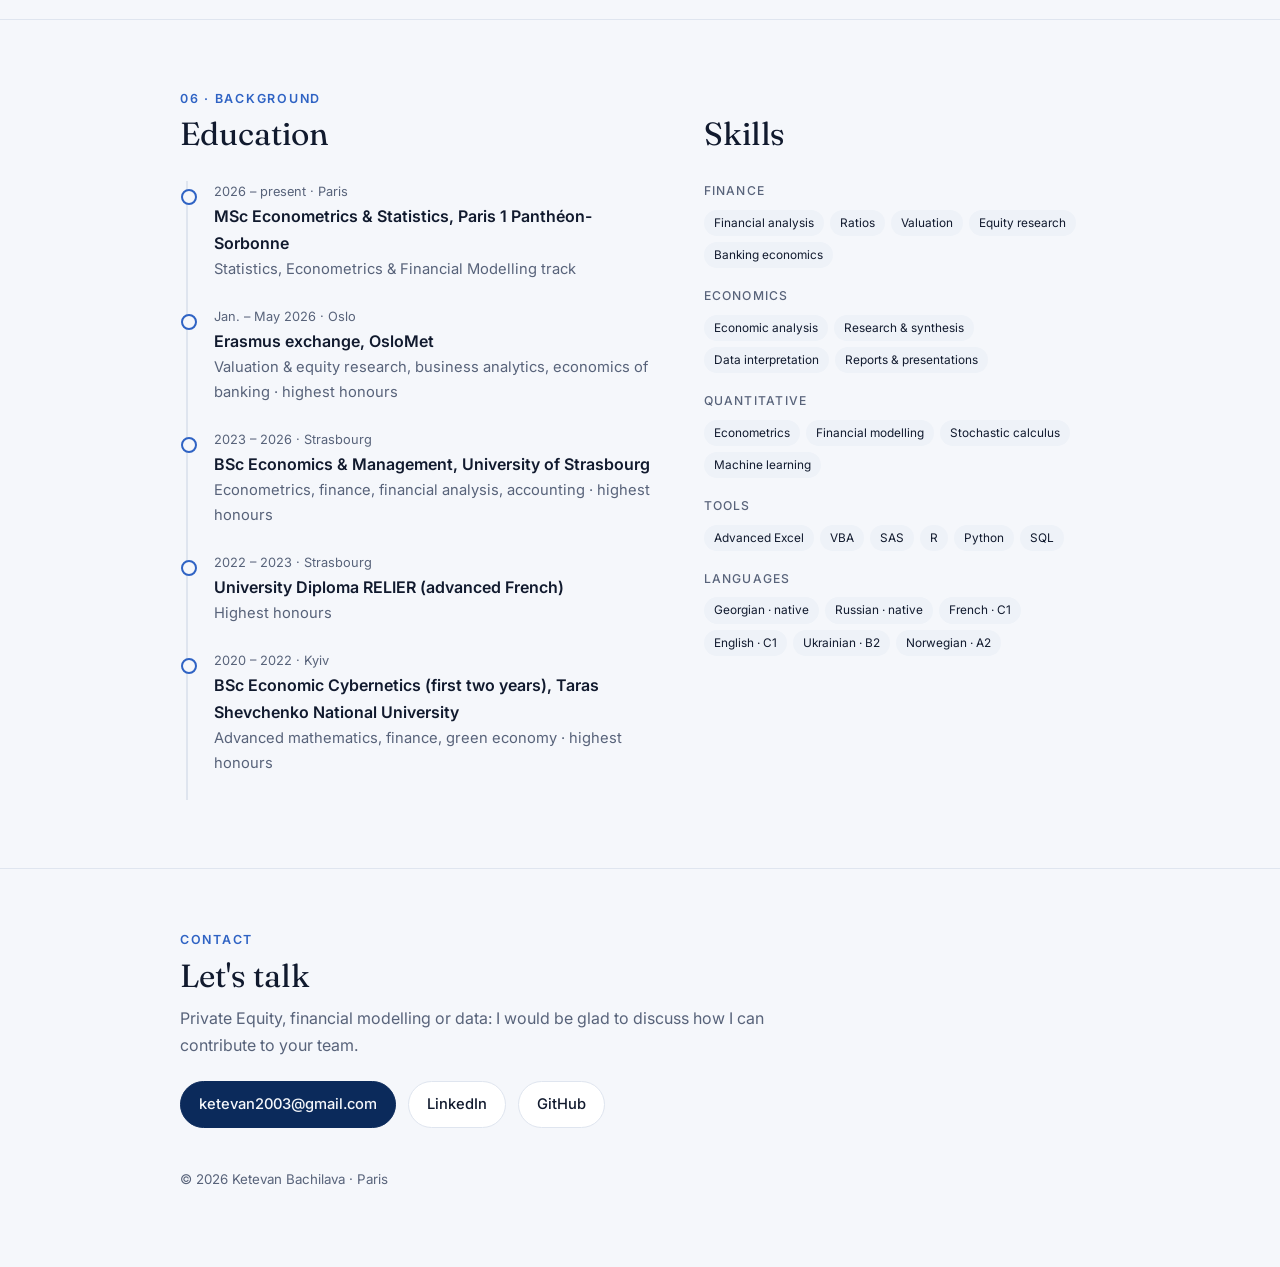
<file: private-equity/index.html>
<!doctype html>
<html lang="en">
<head>
<meta charset="utf-8">
<meta name="viewport" content="width=device-width, initial-scale=1">
<title>Ketevan Bachilava · Private Equity</title>
<meta name="description" content="Ketevan Bachilava: MSc student in Econometrics & Statistics combining financial analysis, econometrics and machine learning, looking for a Private Equity internship.">
<meta name="robots" content="noindex">
<link rel="preconnect" href="https://fonts.googleapis.com">
<link rel="preconnect" href="https://fonts.gstatic.com" crossorigin>
<link href="https://fonts.googleapis.com/css2?family=Fraunces:ital,opsz,wght@0,9..144,400;0,9..144,600;1,9..144,400&family=Inter:wght@400;500;600&display=swap" rel="stylesheet">
<link rel="stylesheet" href="../assets/site.css">
</head>
<body>

<nav>
  <div class="wrap">
    <a href="#" class="logo">Ketevan B.</a>
    <div class="right">
      <ul>
        <li><a href="#vision" data-i18n="nav.vision"></a></li>
        <li><a href="#experience" data-i18n="nav.xp"></a></li>
        <li><a href="#values" data-i18n="nav.values"></a></li>
        <li><a href="#certifications" data-i18n="nav.certs"></a></li>
        <li><a href="#contact" data-i18n="nav.contact"></a></li>
      </ul>
      <div class="langs" role="group" aria-label="Language">
        <button data-l="en" aria-pressed="true">EN</button><button data-l="fr">FR</button><button data-l="ru">RU</button>
      </div>
    </div>
  </div>
</nav>

<header class="hero">
  <div class="glow" aria-hidden="true"><i></i><i></i><i></i></div>
  <div class="wrap">
    <p class="eyebrow rise" data-i18n="hero.eyebrow"></p>
    <h1 class="rise d1" data-i18n="hero.title"></h1>
    <p class="lead rise d2" data-i18n="hero.lead"></p>
    <p class="seek rise d2" data-i18n="hero.seek"></p>
    <div class="cta rise d3">
      <a class="btn primary" href="#vision" data-i18n="hero.cta1"></a>
      <a class="btn" href="#contact" data-i18n="hero.cta2"></a>
    </div>
  </div>
</header>

<section id="vision">
  <div class="wrap">
    <p class="num reveal" data-i18n="p.num"></p>
    <h2 class="reveal" data-i18n="p.title"></h2>
    <div class="thesis">
      <div class="reveal">
        <p data-i18n="p.p1"></p>
        <p data-i18n="p.p2"></p>
        <p data-i18n="p.p3"></p>
        <p data-i18n="p.p4"></p>
      </div>
      <blockquote class="reveal" data-i18n="p.quote"></blockquote>
    </div>
  </div>
</section>


<section id="strengths">
  <div class="wrap">
    <p class="num reveal" data-i18n="k.num"></p>
    <h2 class="reveal" data-i18n="k.title"></h2>
    <p class="sub reveal" data-i18n="k.sub"></p>
    <div class="pillars four">
      <div class="pillar reveal"><div class="ic">◎</div><h3 data-i18n="k1.t"></h3><p data-i18n="k1.p"></p></div>
      <div class="pillar reveal"><div class="ic">∑</div><h3 data-i18n="k2.t"></h3><p data-i18n="k2.p"></p></div>
      <div class="pillar reveal"><div class="ic">€</div><h3 data-i18n="k3.t"></h3><p data-i18n="k3.p"></p></div>
      <div class="pillar reveal"><div class="ic">∿</div><h3 data-i18n="k4.t"></h3><p data-i18n="k4.p"></p></div>
    </div>
  </div>
</section>

<section id="experience">
  <div class="wrap">
    <p class="num reveal" data-i18n="x.num"></p>
    <h2 class="reveal" data-i18n="x.title"></h2>
    <p class="sub reveal" data-i18n="x.sub"></p>
    <div id="xp-list"></div>
  </div>
</section>

<section id="values">
  <div class="wrap">
    <p class="num reveal" data-i18n="v.num"></p>
    <h2 class="reveal" data-i18n="v.title"></h2>
    <p class="sub reveal" data-i18n="v.sub"></p>
    <div class="values">
      <div class="value wide reveal"><h3 data-i18n="v2.t"></h3><p data-i18n="v2.p"></p></div>
      <div class="value reveal">
        <h3 data-i18n="v3.t"></h3><p data-i18n="v3.p"></p>
        <div class="sites">
          <a href="../design-portfolio/" target="_blank" rel="noopener" data-i18n="v3.s1"></a>
          <a href="https://ketevan1.github.io/marathon/" target="_blank" rel="noopener" data-i18n="v3.s2"></a>
          <a href="https://ketevan1.github.io/adaptivemodernsite/" target="_blank" rel="noopener" data-i18n="v3.s3"></a>
        </div>
      </div>
      <div class="value reveal"><h3 data-i18n="v4.t"></h3><p data-i18n="v4.p"></p></div>
      <div class="value reveal"><h3 data-i18n="v5.t"></h3><p data-i18n="v5.p"></p></div>
      <div class="value reveal"><h3 data-i18n="v6.t"></h3><p data-i18n="v6.p"></p></div>
    </div>
  </div>
</section>

<section id="certifications">
  <div class="wrap">
    <p class="num reveal" data-i18n="ce.num"></p>
    <h2 class="reveal" data-i18n="ce.title"></h2>
    <p class="sub reveal" data-i18n="ce.sub"></p>
    <div class="certs reveal">
      <div class="cert"><div><div class="name">TOEIC Listening &amp; Reading</div><div class="org" data-i18n="ce1.o"></div></div><div class="score">925 / 990</div><a href="../assets/certs/toeic.pdf" target="_blank" rel="noopener" data-i18n="ce.view"></a></div>
      <div class="cert"><div><div class="name" data-i18n="ce2.n"></div><div class="org" data-i18n="ce2.o"></div></div><div class="score">733 / 895</div><a href="../assets/certs/pix.pdf" target="_blank" rel="noopener" data-i18n="ce.view"></a></div>
      <div class="cert"><div><div class="name">Financial Markets</div><div class="org">Yale University</div></div></div>
      <div class="cert"><div><div class="name" data-i18n="ce4.n"></div><div class="org" data-i18n="ce4.o"></div></div><a href="../assets/certs/wayup-web-designer.jpg" target="_blank" rel="noopener" data-i18n="ce.view"></a></div>
      <div class="cert"><div><div class="name" data-i18n="ce5.n"></div><div class="org" data-i18n="ce5.o"></div></div><a href="../assets/certs/profreework-websites-from-scratch.jpg" target="_blank" rel="noopener" data-i18n="ce.view"></a></div>
      <div class="cert"><div><div class="name" data-i18n="ce6.n"></div><div class="org" data-i18n="ce6.o"></div></div><a href="../assets/certs/wayup-web-layout.jpg" target="_blank" rel="noopener" data-i18n="ce.view"></a></div>
    </div>
  </div>
</section>

<section id="background">
  <div class="wrap two">
    <div class="reveal">
      <p class="num" data-i18n="b.num"></p>
      <h2 data-i18n="b.edu"></h2>
      <ul class="tl" style="margin-top:28px">
        <li><div class="when" data-i18n="e1.when"></div><div class="what" data-i18n="e1.what"></div><div class="detail" data-i18n="e1.d"></div></li>
        <li><div class="when" data-i18n="e2.when"></div><div class="what" data-i18n="e2.what"></div><div class="detail" data-i18n="e2.d"></div></li>
        <li><div class="when" data-i18n="e3.when"></div><div class="what" data-i18n="e3.what"></div><div class="detail" data-i18n="e3.d"></div></li>
        <li><div class="when" data-i18n="e4.when"></div><div class="what" data-i18n="e4.what"></div><div class="detail" data-i18n="e4.d"></div></li>
        <li><div class="when" data-i18n="e5.when"></div><div class="what" data-i18n="e5.what"></div><div class="detail" data-i18n="e5.d"></div></li>
      </ul>
    </div>
    <div class="reveal">
      <p class="num">&nbsp;</p>
      <h2 data-i18n="b.skills"></h2>
      <div style="margin-top:28px">
        <div class="skillrow"><h4 data-i18n="s.fin"></h4><div class="tags" data-tags="s.fin.t"></div></div>
        <div class="skillrow"><h4 data-i18n="s.eco"></h4><div class="tags" data-tags="s.eco.t"></div></div>
        <div class="skillrow"><h4 data-i18n="s.quant"></h4><div class="tags" data-tags="s.quant.t"></div></div>
        <div class="skillrow"><h4 data-i18n="s.tools"></h4><div class="tags" data-tags="s.tools.t"></div></div>
        <div class="skillrow"><h4 data-i18n="s.lang"></h4><div class="tags" data-tags="s.lang.t"></div></div>
      </div>
    </div>
  </div>
</section>

<footer id="contact">
  <div class="wrap reveal">
    <p class="num" data-i18n="c.num"></p>
    <h2 data-i18n="c.title"></h2>
    <p class="sub" style="margin-bottom:0" data-i18n="c.sub"></p>
    <div class="row">
      <a class="btn primary" href="mailto:ketevan2003@gmail.com">ketevan2003@gmail.com</a>
      <a class="btn" href="https://www.linkedin.com/in/ketevan2003" target="_blank" rel="noopener">LinkedIn</a>
      <a class="btn" href="https://ketevan03.github.io/" target="_blank" rel="noopener">GitHub</a>
    </div>
    <small>© 2026 Ketevan Bachilava · Paris</small>
  </div>
</footer>

<script src="i18n.js"></script>
<script>
// Documents attached to each experience (put the files in assets/projects/).
// Example: x1: [['polestar-report.pdf', 'doc.report'], ['polestar-ratios.xlsx', 'doc.excel']]
// Labels available: doc.report, doc.slides, doc.excel, doc.model, doc.log, doc.paper, doc.market, doc.code, doc.cert
var PROJECT_FILES = {
  x1: [['polestar-report.pdf', 'doc.report'], ['polestar-presentation.pdf', 'doc.slides'], ['polestar-model.xlsx', 'doc.model'], ['polestar-decision-log.pdf', 'doc.log']],
  x2: [['investment-report.pdf', 'doc.report'], ['investment-model.xlsx', 'doc.model']],
  x3: [['autolyzer-alignment-model.xlsx', 'doc.model'], ['autolyzer-norwegian-market.pdf', 'doc.market']],
  x4: [['leadership-paper.pdf', 'doc.paper']],
  x5: []
};
// Build the experience list from the translation keys x1, x2, ... (stops at the first missing one)
(function () {
  var html = '', en = window.I18N.en;
  for (var i = 1; en['x' + i + '.t']; i++) {
    var k = 'x' + i, files = PROJECT_FILES[k] || [];
    html += '<div class="xp reveal"><div><div class="when" data-i18n="' + k + '.when"></div>' +
      '<div class="where" data-i18n="' + k + '.where"></div></div><div>' +
      '<h3 data-i18n="' + k + '.t"></h3><p data-i18n="' + k + '.p"></p>' +
      '<div class="link" data-i18n="' + k + '.l"></div>' +
      (en[k + '.tags'] ? '<div class="tags" data-tags="' + k + '.tags"></div>' : '') +
      (files.length ? '<div class="sites">' + files.map(function (f) {
        return '<a href="../assets/projects/' + f[0] + '" target="_blank" rel="noopener" data-i18n="' + f[1] + '"></a>';
      }).join('') + '</div>' : '') +
      '</div></div>';
  }
  document.getElementById('xp-list').innerHTML = html;
})();
</script>
<script src="../assets/lang.js"></script>
</body>
</html>
</file>
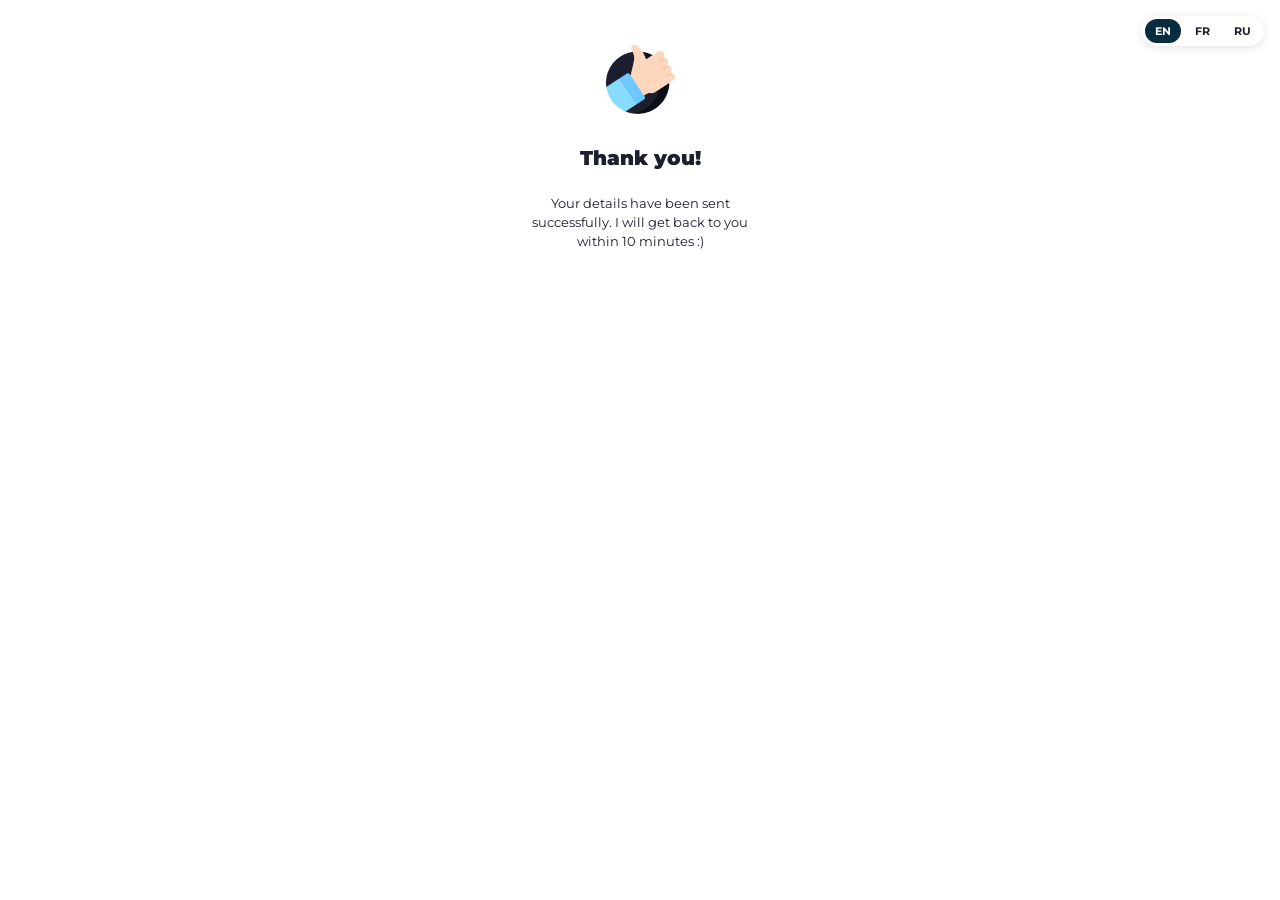
<file: design-portfolio/thank-you.html>
<!DOCTYPE html>
<html lang="en">

<head>
    <meta charset="UTF-8">
    <meta http-equiv="X-UA-Compatible" content="IE=edge">
    <meta name="viewport" content="width=device-width, initial-scale=1.0">
    <title>katie__design</title>
    <link rel="preconnect" href="https://fonts.googleapis.com">
    <link rel="preconnect" href="https://fonts.gstatic.com" crossorigin>
    <link href="https://fonts.googleapis.com/css2?family=Marck+Script&family=Montserrat:wght@400;700;900&display=swap"
        rel="stylesheet">
    <link rel="stylesheet" href="./css/styles.css">
    <link rel="stylesheet" href="./css/animation.css">
</head>

<body>
    <div class="langs"><button data-l="en">EN</button><button data-l="fr">FR</button><button data-l="ru">RU</button></div>
    
    <section id="consultation2" class="consultation2">
        <div class="container">
            <div class="thanks">
                <img src="./img/thanks.png" title="Thank you">
            </div>
            <h2 data-i18n="ty.t">
                Thank you!
            </h2>
            <h4 data-i18n="ty.p">
                Your details have been sent successfully. I will get back to you within 10 minutes :)
            </h4>
        </div>
    </section>

    <script src="./js/jquery.js"></script>
    <script src="./js/main.js"></script>
    <script src="./js/i18n.js"></script>
</body>

</html>
</file>
<file: assets/site.css>
:root{
  --bg:#f5f7fb; --surface:#ffffff; --ink:#111a2e; --muted:#58637a;
  --line:#dfe5ef; --accent:#0b2a5b; --accent-2:#2f63c4; --soft:#e8eef9; --tag:#eef2f8;
  --blob1:rgba(47,99,196,.20); --blob2:rgba(11,42,91,.14); --blob3:rgba(120,170,255,.18);
}
@media (prefers-color-scheme: dark){
  :root{ --bg:#0a0f1a; --surface:#111827; --ink:#e6ebf5; --muted:#99a3b8;
    --line:#1f2a3d; --accent:#8fb4ff; --accent-2:#5f8ff0; --soft:#14203a; --tag:#18233a;
    --blob1:rgba(95,143,240,.20); --blob2:rgba(40,80,160,.25); --blob3:rgba(143,180,255,.12); }
}
*{box-sizing:border-box;margin:0;padding:0}
html{scroll-behavior:smooth}
body{background:var(--bg);color:var(--ink);font:16px/1.7 Inter,system-ui,sans-serif;-webkit-font-smoothing:antialiased;transition:opacity .25s ease}
body.switching{opacity:0}
a{color:var(--accent-2);text-decoration:none}
a:hover{text-decoration:underline}
.wrap{max-width:960px;margin:0 auto;padding:0 20px}

/* nav */
nav{position:sticky;top:0;z-index:20;background:color-mix(in srgb,var(--bg) 85%,transparent);backdrop-filter:blur(10px);border-bottom:1px solid var(--line)}
nav .wrap{display:flex;justify-content:space-between;align-items:center;height:58px;gap:12px}
.logo{font-family:Fraunces,Georgia,serif;font-weight:600;color:var(--ink);font-size:1.1rem;white-space:nowrap}
.logo:hover{text-decoration:none}
nav ul{display:flex;gap:20px;list-style:none;font-size:.88rem}
nav ul a{color:var(--muted);position:relative}
nav ul a::after{content:"";position:absolute;left:0;bottom:-3px;height:1.5px;width:0;background:var(--accent-2);transition:width .25s}
nav ul a:hover{color:var(--ink);text-decoration:none}
nav ul a:hover::after{width:100%}
.right{display:flex;align-items:center;gap:18px}
@media (max-width:760px){ nav ul{display:none} }

/* language switch */
.langs{display:flex;border:1px solid var(--line);border-radius:999px;padding:2px;background:var(--surface)}
.langs button{border:0;background:none;color:var(--muted);font:500 .75rem Inter,sans-serif;letter-spacing:.06em;padding:4px 10px;border-radius:999px;cursor:pointer;transition:background .2s,color .2s}
.langs button[aria-pressed="true"]{background:var(--accent);color:var(--bg)}

/* animated background */
.glow{position:absolute;inset:0;overflow:hidden;z-index:-1;pointer-events:none}
.glow i{position:absolute;border-radius:50%;filter:blur(60px);animation:float 18s ease-in-out infinite alternate}
.glow i:nth-child(1){width:420px;height:420px;background:var(--blob1);top:-120px;right:-80px}
.glow i:nth-child(2){width:360px;height:360px;background:var(--blob2);top:120px;left:-140px;animation-duration:22s}
.glow i:nth-child(3){width:300px;height:300px;background:var(--blob3);bottom:-120px;right:30%;animation-duration:26s}
@keyframes float{0%{transform:translate(0,0) scale(1)}50%{transform:translate(40px,30px) scale(1.08)}100%{transform:translate(-30px,50px) scale(.95)}}

/* hero */
header.hero{position:relative;padding:96px 0 80px;isolation:isolate}
.eyebrow{font-size:.78rem;letter-spacing:.16em;text-transform:uppercase;color:var(--muted);margin-bottom:20px}
h1{font-family:Fraunces,Georgia,serif;font-weight:400;font-size:clamp(2.2rem,6vw,3.9rem);line-height:1.1;letter-spacing:-.01em;max-width:840px}
h1 em{color:var(--accent-2)}
.lead{max-width:640px;margin-top:24px;font-size:1.08rem;color:var(--muted)}
.cta{display:flex;flex-wrap:wrap;gap:12px;margin-top:32px}
.btn{display:inline-flex;align-items:center;gap:8px;padding:10px 18px;border-radius:999px;font-size:.92rem;font-weight:500;border:1px solid var(--line);color:var(--ink);background:var(--surface);transition:transform .2s,box-shadow .2s,border-color .2s}
.btn.primary{background:var(--accent);border-color:var(--accent);color:var(--bg)}
.btn:hover{text-decoration:none;transform:translateY(-2px);box-shadow:0 8px 22px -10px rgba(11,42,91,.45);border-color:var(--accent-2)}

/* hero entrance */
.rise{opacity:0;transform:translateY(18px);animation:rise .8s cubic-bezier(.2,.7,.2,1) forwards}
.rise.d1{animation-delay:.08s}.rise.d2{animation-delay:.2s}.rise.d3{animation-delay:.34s}.rise.d4{animation-delay:.48s}
@keyframes rise{to{opacity:1;transform:none}}

/* scroll reveal */
.reveal{opacity:0;transform:translateY(24px);transition:opacity .7s ease,transform .7s cubic-bezier(.2,.7,.2,1)}
.reveal.in{opacity:1;transform:none}

@media (prefers-reduced-motion: reduce){
  *,*::before,*::after{animation:none!important;transition:none!important}
  .rise,.reveal{opacity:1;transform:none}
}

/* sections */
section{padding:68px 0;border-top:1px solid var(--line)}
h2{font-family:Fraunces,Georgia,serif;font-weight:400;font-size:2rem;margin-bottom:10px;line-height:1.2}
.sub{color:var(--muted);margin-bottom:36px;max-width:640px}
.num{font-size:.78rem;letter-spacing:.14em;color:var(--accent-2);text-transform:uppercase;margin-bottom:6px;font-weight:600}

.thesis{display:grid;grid-template-columns:1.3fr 1fr;gap:48px;align-items:start}
.thesis p+p{margin-top:16px}
blockquote{font-family:Fraunces,Georgia,serif;font-style:italic;font-size:1.32rem;line-height:1.45;border-left:3px solid var(--accent-2);padding:4px 0 4px 22px}
@media (max-width:760px){ .thesis{grid-template-columns:1fr;gap:28px} }

.pillars{display:grid;grid-template-columns:repeat(3,1fr);gap:18px}
.pillar{background:var(--surface);border:1px solid var(--line);border-radius:16px;padding:26px;transition:transform .25s,border-color .25s,box-shadow .25s}
.pillar:hover{transform:translateY(-4px);border-color:var(--accent-2);box-shadow:0 16px 32px -20px rgba(11,42,91,.45)}
.pillar h3{font-size:1.02rem;font-weight:600;margin:8px 0 8px}
.pillar p{font-size:.93rem;color:var(--muted)}
.pillar .ic{width:42px;height:42px;border-radius:12px;display:grid;place-items:center;background:var(--soft);color:var(--accent-2);font-family:Fraunces,Georgia,serif;font-size:1.3rem}
@media (max-width:760px){ .pillars{grid-template-columns:1fr} }

.xp{display:grid;grid-template-columns:180px 1fr;gap:28px;padding:30px 0;border-bottom:1px solid var(--line)}
.xp:last-child{border-bottom:0}
.xp .when{font-size:.84rem;color:var(--muted)}
.xp .where{font-size:.84rem;font-weight:600;margin-top:2px}
.xp h3{font-size:1.12rem;font-weight:600;line-height:1.4;margin-bottom:8px}
.xp p{color:var(--muted);font-size:.95rem}
.link{margin-top:14px;background:var(--soft);border-left:3px solid var(--accent-2);border-radius:0 10px 10px 0;padding:12px 16px;font-size:.92rem}
.link b{color:var(--accent-2);font-weight:600}
.tags{display:flex;flex-wrap:wrap;gap:6px;margin-top:14px}
.tags span{font-size:.74rem;background:var(--tag);padding:3px 10px;border-radius:999px}
@media (max-width:680px){ .xp{grid-template-columns:1fr;gap:6px} }

.values{display:grid;grid-template-columns:repeat(2,1fr);gap:18px}
.value{border:1px solid var(--line);border-radius:16px;padding:26px;background:var(--surface);transition:transform .25s,border-color .25s}
.value:hover{transform:translateY(-3px);border-color:var(--accent-2)}
.value h3{font-family:Fraunces,Georgia,serif;font-weight:400;font-size:1.3rem;margin-bottom:8px}
.value p{color:var(--muted);font-size:.94rem}
.value.wide{grid-column:1/-1;background:linear-gradient(135deg,var(--soft),var(--surface) 75%)}
.sites{display:flex;flex-wrap:wrap;gap:8px;margin-top:14px}
.sites a{font-size:.84rem;font-weight:500;border:1px solid var(--line);border-radius:999px;padding:5px 12px;color:var(--ink);transition:border-color .2s,color .2s}
.sites a:hover{border-color:var(--accent-2);color:var(--accent-2);text-decoration:none}
@media (max-width:680px){ .values{grid-template-columns:1fr} }

.tl{list-style:none;border-left:2px solid var(--line);margin-left:6px}
.tl li{position:relative;padding:0 0 24px 26px}
.tl li::before{content:"";position:absolute;left:-7px;top:8px;width:12px;height:12px;border-radius:50%;background:var(--bg);border:2px solid var(--accent-2)}
.tl .when{font-size:.8rem;color:var(--muted)}
.tl .what{font-weight:600}
.tl .detail{font-size:.92rem;color:var(--muted)}
.two{display:grid;grid-template-columns:1.2fr 1fr;gap:48px}
@media (max-width:760px){ .two{grid-template-columns:1fr;gap:36px} }
.skillrow{margin-bottom:18px}
.skillrow h4{font-size:.76rem;letter-spacing:.1em;text-transform:uppercase;color:var(--muted);font-weight:500;margin-bottom:8px}
.skillrow .tags{margin-top:0}

footer{padding:60px 0 76px;border-top:1px solid var(--line)}
footer .row{display:flex;flex-wrap:wrap;gap:12px;margin-top:22px}
footer small{display:block;margin-top:40px;color:var(--muted)}

/* business card (home) */
.card-page{min-height:100vh;display:flex;flex-direction:column;position:relative;isolation:isolate}
.card-page main{flex:1;display:grid;place-items:center;padding:40px 20px}
.bcard{width:100%;max-width:560px;background:color-mix(in srgb,var(--surface) 82%,transparent);backdrop-filter:blur(14px);border:1px solid var(--line);border-radius:22px;padding:40px 36px;box-shadow:0 30px 60px -36px rgba(11,42,91,.45)}
.bcard .mono{width:56px;height:56px;border-radius:16px;background:linear-gradient(135deg,var(--accent),var(--accent-2));color:#fff;display:grid;place-items:center;font-family:Fraunces,Georgia,serif;font-size:1.5rem;margin-bottom:22px}
.bcard h1{font-size:clamp(2rem,7vw,2.6rem)}
.bcard .role{margin-top:10px;font-weight:500}
.bcard .bio{margin-top:16px;color:var(--muted)}
.bcard .meta{display:flex;flex-wrap:wrap;gap:6px;margin-top:20px}
.bcard .meta span{font-size:.76rem;background:var(--tag);padding:3px 10px;border-radius:999px}
.bcard .cta{margin-top:28px}
.topbar{display:flex;justify-content:flex-end;padding:18px 20px}
.foot{text-align:center;color:var(--muted);font-size:.82rem;padding:20px}
@media (max-width:480px){ .bcard{padding:30px 22px} }

/* change I want to see */
.how{margin-top:44px;display:grid;grid-template-columns:repeat(3,1fr);gap:28px;counter-reset:how}
.how h3{font-family:Fraunces,Georgia,serif;font-weight:400;font-size:1.5rem;grid-column:1/-1;margin-bottom:-6px}
.step{position:relative;padding-top:18px;border-top:2px solid var(--accent-2)}
.step::before{counter-increment:how;content:"0" counter(how);font-family:Fraunces,Georgia,serif;font-size:1.9rem;color:var(--accent-2);line-height:1;display:block;margin-bottom:10px}
.step h4{font-size:1rem;font-weight:600;margin-bottom:6px}
.step p{font-size:.93rem;color:var(--muted)}
@media (max-width:760px){ .how{grid-template-columns:1fr} }

/* certifications */
.certs{background:var(--surface);border:1px solid var(--line);border-radius:16px;padding:6px 24px}
.cert{display:flex;justify-content:space-between;align-items:center;gap:16px;padding:16px 0;border-bottom:1px solid var(--line)}
.cert:last-child{border-bottom:0}
.cert .name{font-weight:600}
.cert .org{font-size:.88rem;color:var(--muted)}
.cert .score{font-family:Fraunces,Georgia,serif;font-size:1.25rem;color:var(--accent-2);white-space:nowrap}
.cert a{font-size:.88rem;font-weight:500;white-space:nowrap}
.value .list{margin-top:8px;font-size:.92rem;color:var(--muted)}
.value .list b{color:var(--ink);font-weight:600}

/* certifications: three aligned columns */
.cert{display:grid;grid-template-columns:1fr 110px 72px;align-items:center;gap:16px}
.cert .score{grid-column:2;text-align:right}
.cert a{grid-column:3;text-align:right}
@media (max-width:520px){ .cert{grid-template-columns:1fr 84px 56px;gap:10px} .cert .score{font-size:1.05rem} }

/* home: internship line */
.bcard .seek{display:inline-flex;align-items:center;gap:8px;margin-top:16px;font-size:.84rem;font-weight:500;color:var(--accent-2);background:var(--soft);padding:5px 12px;border-radius:999px}
.bcard .seek::before{content:"";width:7px;height:7px;border-radius:50%;background:#2fb36b;box-shadow:0 0 0 3px rgba(47,179,107,.2)}

/* availability pill (home card and hero) */
.hero .seek{display:inline-flex;align-items:center;gap:8px;margin-top:18px;font-size:.86rem;font-weight:500;color:var(--accent-2);background:var(--soft);padding:6px 14px;border-radius:999px}
.hero .seek::before{content:"";width:7px;height:7px;border-radius:50%;background:#2fb36b;box-shadow:0 0 0 3px rgba(47,179,107,.2)}

/* four-card grid and four-step roadmap */
.pillars.four{grid-template-columns:repeat(2,1fr)}
.how.four{grid-template-columns:repeat(4,1fr)}
@media (max-width:900px){ .how.four{grid-template-columns:repeat(2,1fr)} }
@media (max-width:760px){ .pillars.four,.how.four{grid-template-columns:1fr} }
</file>
<file: design-portfolio/css/styles.css>
body {
  padding: 0;
  margin: 0;
  overflow-x: hidden;
  color: #1d1f2f;
  font-family: 'Montserrat', sans-serif;
}

div,
p,
a {
  box-sizing: border-box;
}

h1,
h2,
h3,
h4,
h5,
h6 {
  margin: 0;
}

p {
  margin: 0;
  padding: 0;
}

.container {
  width: 292px;
  margin: 0 auto;
}

.animated {
  opacity: 0;
}

/* header */
.avatar {
  text-align: center;
  padding-top: 38px;
  padding-bottom: 18px;
}

h1 {
  font-style: normal;
  font-weight: 900;
  font-size: 14px;
  line-height: 17px;
  text-align: center;
  padding-bottom: 49px;
}

.menu {
  font-style: normal;
  font-weight: bold;
  font-size: 14px;
  color: #1d1f2f;
  line-height: 17px;
  text-align: center;
  text-decoration: none;
  width: 290px;
  height: 45px;
  background: #ffffff;
  box-shadow: 0px 2px 15px rgb(11 77 99 / 25%);
  border-radius: 5px;
  padding: 14px 0px;
  display: block;
  margin-bottom: 18px;
}

.menu:hover {
  background: #1d1f2f;
  color: #ffffff;
  transition: all 0.5s ease;
}

h2 {
  font-style: normal;
  font-weight: 900;
  font-size: 20px;
  line-height: 196.19%;
  padding-top: 83px;
}

/* about */
.wrapper {
  display: flex;
  justify-content: space-between;
  align-items: center;
}

.numbers p {
  font-style: normal;
  font-weight: 900;
  font-size: 18px;
  line-height: 196.19%;
  width: 20px;
}

.numbers {
  padding-top: 7px;
}

p {
  font-style: normal;
  font-weight: normal;
  font-size: 13px;
  line-height: 16px;
  width: 256px;
  padding-bottom: 15px;
}

/* portfolio */
h3 {
  font-style: normal;
  font-weight: normal;
  font-size: 10px;
  line-height: 196.19%;
}

.cases {
  text-align: center;
  padding-top: 51px;
  margin-right: -25px;
}

.case {
  padding-top: 25px;
  padding-bottom: 25px;
}

.horizont {
  display: flex;
}

.horizont p {
  font-family: 'Marck Script', cursive;
  font-style: normal;
  font-weight: normal;
  font-size: 5px;
  line-height: 196.19%;
  text-align: center;
  color: #000000;
  transform: rotate(-35.72deg);
  width: 42px;
  padding-top: 5px;
  padding-left: 13px;
}

.click {
  padding-top: 95px;
}

/* consultation */
.consultation h2 {
  text-align: center;
  line-height: 163.7%;
  width: 287px;
  align-items: center;
  padding-bottom: 30px;
  font-size: 18px;
}

.input {
  font-family: Montserrat;
  font-style: normal;
  font-weight: normal;
  font-size: 13px;
  line-height: 16px;
  color: rgba(0, 0, 0, 0.71);
  width: 290px;
  border: none;
  border-bottom: 1px solid rgba(0, 0, 0, 0.33);
  margin-bottom: 37px;
  padding-bottom: 8px;
}

.cta-form {
  border: none;
  font-family: 'Montserrat', sans-serif;
  font-style: normal;
  font-weight: bold;
  font-size: 14px;
  color: #1d1f2f;
  line-height: 17px;
  text-align: center;
  text-decoration: none;
  width: 290px;
  height: 45px;
  background: #ffffff;
  box-shadow: 0px 2px 15px rgb(11 77 99 / 25%);
  border-radius: 5px;
  padding: 14px 0px;
  display: block;
  margin-bottom: 18px;
}
.cta-form:hover {
  background: #1d1f2f;
  color: #ffffff;
  transition: all 0.5s ease;
}

.thanks {
  padding-top: 44px;
  text-align: center;
}

.consultation2 h2 {
  padding-top: 21px;
  padding-bottom: 16px;
  text-align: center;
}

h4 {
  text-align: center;
  width: 256px;
  font-style: normal;
  font-weight: normal;
  font-size: 13px;
  line-height: 19px;
  margin: 0 auto;
}

/* contacts */
.contacts h2,
.contacts h3 {
  text-align: center;
}

.icons {
  padding-top: 30px;
  padding-bottom: 80px;
  text-align: center;
  justify-content: center;
}

.mail {
  padding-left: 36px;
  padding-right: 36px;
}

/* language switch */
.langs{position:absolute;top:16px;right:16px;display:flex;gap:4px;background:#fff;border-radius:999px;padding:3px;box-shadow:0 2px 8px rgba(29,31,47,.12);z-index:5}
.langs button{border:0;background:none;font:700 11px Montserrat,sans-serif;color:#1d1f2f;padding:5px 10px;border-radius:999px;cursor:pointer}
.langs button[aria-pressed="true"]{background:#062c3d;color:#fff}
body{transition:opacity .2s}
body.switching{opacity:0}
</file>
<file: design-portfolio/css/animation.css>
@charset "UTF-8";

/*!
 * animate.css -http://daneden.me/animate
 * Version - 3.7.0
 * Licensed under the MIT license - http://opensource.org/licenses/MIT
 *
 * Copyright (c) 2018 Daniel Eden
 */

@-webkit-keyframes bounce {
  0%,
  20%,
  53%,
  80%,
  to {
    -webkit-animation-timing-function: cubic-bezier(0.215, 0.61, 0.355, 1);
    -webkit-transform: translateZ(0);
    animation-timing-function: cubic-bezier(0.215, 0.61, 0.355, 1);
    transform: translateZ(0);
  }
  40%,
  43% {
    -webkit-animation-timing-function: cubic-bezier(0.755, 0.05, 0.855, 0.06);
    -webkit-transform: translate3d(0, -30px, 0);
    animation-timing-function: cubic-bezier(0.755, 0.05, 0.855, 0.06);
    transform: translate3d(0, -30px, 0);
  }
  70% {
    -webkit-animation-timing-function: cubic-bezier(0.755, 0.05, 0.855, 0.06);
    -webkit-transform: translate3d(0, -15px, 0);
    animation-timing-function: cubic-bezier(0.755, 0.05, 0.855, 0.06);
    transform: translate3d(0, -15px, 0);
  }
  90% {
    -webkit-transform: translate3d(0, -4px, 0);
    transform: translate3d(0, -4px, 0);
  }
}
@keyframes bounce {
  0%,
  20%,
  53%,
  80%,
  to {
    -webkit-animation-timing-function: cubic-bezier(0.215, 0.61, 0.355, 1);
    -webkit-transform: translateZ(0);
    animation-timing-function: cubic-bezier(0.215, 0.61, 0.355, 1);
    transform: translateZ(0);
  }
  40%,
  43% {
    -webkit-animation-timing-function: cubic-bezier(0.755, 0.05, 0.855, 0.06);
    -webkit-transform: translate3d(0, -30px, 0);
    animation-timing-function: cubic-bezier(0.755, 0.05, 0.855, 0.06);
    transform: translate3d(0, -30px, 0);
  }
  70% {
    -webkit-animation-timing-function: cubic-bezier(0.755, 0.05, 0.855, 0.06);
    -webkit-transform: translate3d(0, -15px, 0);
    animation-timing-function: cubic-bezier(0.755, 0.05, 0.855, 0.06);
    transform: translate3d(0, -15px, 0);
  }
  90% {
    -webkit-transform: translate3d(0, -4px, 0);
    transform: translate3d(0, -4px, 0);
  }
}
.bounce {
  -webkit-animation-name: bounce;
  -webkit-transform-origin: center bottom;
  animation-name: bounce;
  transform-origin: center bottom;
}
@-webkit-keyframes flash {
  0%,
  50%,
  to {
    opacity: 1;
  }
  25%,
  75% {
    opacity: 0;
  }
}
@keyframes flash {
  0%,
  50%,
  to {
    opacity: 1;
  }
  25%,
  75% {
    opacity: 0;
  }
}
.flash {
  -webkit-animation-name: flash;
  animation-name: flash;
}
@-webkit-keyframes pulse {
  0% {
    -webkit-transform: scaleX(1);
    transform: scaleX(1);
  }
  50% {
    -webkit-transform: scale3d(1.05, 1.05, 1.05);
    transform: scale3d(1.05, 1.05, 1.05);
  }
  to {
    -webkit-transform: scaleX(1);
    transform: scaleX(1);
  }
}
@keyframes pulse {
  0% {
    -webkit-transform: scaleX(1);
    transform: scaleX(1);
  }
  50% {
    -webkit-transform: scale3d(1.05, 1.05, 1.05);
    transform: scale3d(1.05, 1.05, 1.05);
  }
  to {
    -webkit-transform: scaleX(1);
    transform: scaleX(1);
  }
}
.pulse {
  -webkit-animation-name: pulse;
  animation-name: pulse;
}
@-webkit-keyframes rubberBand {
  0% {
    -webkit-transform: scaleX(1);
    transform: scaleX(1);
  }
  30% {
    -webkit-transform: scale3d(1.25, 0.75, 1);
    transform: scale3d(1.25, 0.75, 1);
  }
  40% {
    -webkit-transform: scale3d(0.75, 1.25, 1);
    transform: scale3d(0.75, 1.25, 1);
  }
  50% {
    -webkit-transform: scale3d(1.15, 0.85, 1);
    transform: scale3d(1.15, 0.85, 1);
  }
  65% {
    -webkit-transform: scale3d(0.95, 1.05, 1);
    transform: scale3d(0.95, 1.05, 1);
  }
  75% {
    -webkit-transform: scale3d(1.05, 0.95, 1);
    transform: scale3d(1.05, 0.95, 1);
  }
  to {
    -webkit-transform: scaleX(1);
    transform: scaleX(1);
  }
}
@keyframes rubberBand {
  0% {
    -webkit-transform: scaleX(1);
    transform: scaleX(1);
  }
  30% {
    -webkit-transform: scale3d(1.25, 0.75, 1);
    transform: scale3d(1.25, 0.75, 1);
  }
  40% {
    -webkit-transform: scale3d(0.75, 1.25, 1);
    transform: scale3d(0.75, 1.25, 1);
  }
  50% {
    -webkit-transform: scale3d(1.15, 0.85, 1);
    transform: scale3d(1.15, 0.85, 1);
  }
  65% {
    -webkit-transform: scale3d(0.95, 1.05, 1);
    transform: scale3d(0.95, 1.05, 1);
  }
  75% {
    -webkit-transform: scale3d(1.05, 0.95, 1);
    transform: scale3d(1.05, 0.95, 1);
  }
  to {
    -webkit-transform: scaleX(1);
    transform: scaleX(1);
  }
}
.rubberBand {
  -webkit-animation-name: rubberBand;
  animation-name: rubberBand;
}
@-webkit-keyframes shake {
  0%,
  to {
    -webkit-transform: translateZ(0);
    transform: translateZ(0);
  }
  10%,
  30%,
  50%,
  70%,
  90% {
    -webkit-transform: translate3d(-10px, 0, 0);
    transform: translate3d(-10px, 0, 0);
  }
  20%,
  40%,
  60%,
  80% {
    -webkit-transform: translate3d(10px, 0, 0);
    transform: translate3d(10px, 0, 0);
  }
}
@keyframes shake {
  0%,
  to {
    -webkit-transform: translateZ(0);
    transform: translateZ(0);
  }
  10%,
  30%,
  50%,
  70%,
  90% {
    -webkit-transform: translate3d(-10px, 0, 0);
    transform: translate3d(-10px, 0, 0);
  }
  20%,
  40%,
  60%,
  80% {
    -webkit-transform: translate3d(10px, 0, 0);
    transform: translate3d(10px, 0, 0);
  }
}
.shake {
  -webkit-animation-name: shake;
  animation-name: shake;
}
@-webkit-keyframes headShake {
  0% {
    -webkit-transform: translateX(0);
    transform: translateX(0);
  }
  6.5% {
    -webkit-transform: translateX(-6px) rotateY(-9deg);
    transform: translateX(-6px) rotateY(-9deg);
  }
  18.5% {
    -webkit-transform: translateX(5px) rotateY(7deg);
    transform: translateX(5px) rotateY(7deg);
  }
  31.5% {
    -webkit-transform: translateX(-3px) rotateY(-5deg);
    transform: translateX(-3px) rotateY(-5deg);
  }
  43.5% {
    -webkit-transform: translateX(2px) rotateY(3deg);
    transform: translateX(2px) rotateY(3deg);
  }
  50% {
    -webkit-transform: translateX(0);
    transform: translateX(0);
  }
}
@keyframes headShake {
  0% {
    -webkit-transform: translateX(0);
    transform: translateX(0);
  }
  6.5% {
    -webkit-transform: translateX(-6px) rotateY(-9deg);
    transform: translateX(-6px) rotateY(-9deg);
  }
  18.5% {
    -webkit-transform: translateX(5px) rotateY(7deg);
    transform: translateX(5px) rotateY(7deg);
  }
  31.5% {
    -webkit-transform: translateX(-3px) rotateY(-5deg);
    transform: translateX(-3px) rotateY(-5deg);
  }
  43.5% {
    -webkit-transform: translateX(2px) rotateY(3deg);
    transform: translateX(2px) rotateY(3deg);
  }
  50% {
    -webkit-transform: translateX(0);
    transform: translateX(0);
  }
}
.headShake {
  -webkit-animation-name: headShake;
  -webkit-animation-timing-function: ease-in-out;
  animation-name: headShake;
  animation-timing-function: ease-in-out;
}
@-webkit-keyframes swing {
  20% {
    -webkit-transform: rotate(15deg);
    transform: rotate(15deg);
  }
  40% {
    -webkit-transform: rotate(-10deg);
    transform: rotate(-10deg);
  }
  60% {
    -webkit-transform: rotate(5deg);
    transform: rotate(5deg);
  }
  80% {
    -webkit-transform: rotate(-5deg);
    transform: rotate(-5deg);
  }
  to {
    -webkit-transform: rotate(0deg);
    transform: rotate(0deg);
  }
}
@keyframes swing {
  20% {
    -webkit-transform: rotate(15deg);
    transform: rotate(15deg);
  }
  40% {
    -webkit-transform: rotate(-10deg);
    transform: rotate(-10deg);
  }
  60% {
    -webkit-transform: rotate(5deg);
    transform: rotate(5deg);
  }
  80% {
    -webkit-transform: rotate(-5deg);
    transform: rotate(-5deg);
  }
  to {
    -webkit-transform: rotate(0deg);
    transform: rotate(0deg);
  }
}
.swing {
  -webkit-animation-name: swing;
  -webkit-transform-origin: top center;
  animation-name: swing;
  transform-origin: top center;
}
@-webkit-keyframes tada {
  0% {
    -webkit-transform: scaleX(1);
    transform: scaleX(1);
  }
  10%,
  20% {
    -webkit-transform: scale3d(0.9, 0.9, 0.9) rotate(-3deg);
    transform: scale3d(0.9, 0.9, 0.9) rotate(-3deg);
  }
  30%,
  50%,
  70%,
  90% {
    -webkit-transform: scale3d(1.1, 1.1, 1.1) rotate(3deg);
    transform: scale3d(1.1, 1.1, 1.1) rotate(3deg);
  }
  40%,
  60%,
  80% {
    -webkit-transform: scale3d(1.1, 1.1, 1.1) rotate(-3deg);
    transform: scale3d(1.1, 1.1, 1.1) rotate(-3deg);
  }
  to {
    -webkit-transform: scaleX(1);
    transform: scaleX(1);
  }
}
@keyframes tada {
  0% {
    -webkit-transform: scaleX(1);
    transform: scaleX(1);
  }
  10%,
  20% {
    -webkit-transform: scale3d(0.9, 0.9, 0.9) rotate(-3deg);
    transform: scale3d(0.9, 0.9, 0.9) rotate(-3deg);
  }
  30%,
  50%,
  70%,
  90% {
    -webkit-transform: scale3d(1.1, 1.1, 1.1) rotate(3deg);
    transform: scale3d(1.1, 1.1, 1.1) rotate(3deg);
  }
  40%,
  60%,
  80% {
    -webkit-transform: scale3d(1.1, 1.1, 1.1) rotate(-3deg);
    transform: scale3d(1.1, 1.1, 1.1) rotate(-3deg);
  }
  to {
    -webkit-transform: scaleX(1);
    transform: scaleX(1);
  }
}
.tada {
  -webkit-animation-name: tada;
  animation-name: tada;
}
@-webkit-keyframes wobble {
  0% {
    -webkit-transform: translateZ(0);
    transform: translateZ(0);
  }
  15% {
    -webkit-transform: translate3d(-25%, 0, 0) rotate(-5deg);
    transform: translate3d(-25%, 0, 0) rotate(-5deg);
  }
  30% {
    -webkit-transform: translate3d(20%, 0, 0) rotate(3deg);
    transform: translate3d(20%, 0, 0) rotate(3deg);
  }
  45% {
    -webkit-transform: translate3d(-15%, 0, 0) rotate(-3deg);
    transform: translate3d(-15%, 0, 0) rotate(-3deg);
  }
  60% {
    -webkit-transform: translate3d(10%, 0, 0) rotate(2deg);
    transform: translate3d(10%, 0, 0) rotate(2deg);
  }
  75% {
    -webkit-transform: translate3d(-5%, 0, 0) rotate(-1deg);
    transform: translate3d(-5%, 0, 0) rotate(-1deg);
  }
  to {
    -webkit-transform: translateZ(0);
    transform: translateZ(0);
  }
}
@keyframes wobble {
  0% {
    -webkit-transform: translateZ(0);
    transform: translateZ(0);
  }
  15% {
    -webkit-transform: translate3d(-25%, 0, 0) rotate(-5deg);
    transform: translate3d(-25%, 0, 0) rotate(-5deg);
  }
  30% {
    -webkit-transform: translate3d(20%, 0, 0) rotate(3deg);
    transform: translate3d(20%, 0, 0) rotate(3deg);
  }
  45% {
    -webkit-transform: translate3d(-15%, 0, 0) rotate(-3deg);
    transform: translate3d(-15%, 0, 0) rotate(-3deg);
  }
  60% {
    -webkit-transform: translate3d(10%, 0, 0) rotate(2deg);
    transform: translate3d(10%, 0, 0) rotate(2deg);
  }
  75% {
    -webkit-transform: translate3d(-5%, 0, 0) rotate(-1deg);
    transform: translate3d(-5%, 0, 0) rotate(-1deg);
  }
  to {
    -webkit-transform: translateZ(0);
    transform: translateZ(0);
  }
}
.wobble {
  -webkit-animation-name: wobble;
  animation-name: wobble;
}
@-webkit-keyframes jello {
  0%,
  11.1%,
  to {
    -webkit-transform: translateZ(0);
    transform: translateZ(0);
  }
  22.2% {
    -webkit-transform: skewX(-12.5deg) skewY(-12.5deg);
    transform: skewX(-12.5deg) skewY(-12.5deg);
  }
  33.3% {
    -webkit-transform: skewX(6.25deg) skewY(6.25deg);
    transform: skewX(6.25deg) skewY(6.25deg);
  }
  44.4% {
    -webkit-transform: skewX(-3.125deg) skewY(-3.125deg);
    transform: skewX(-3.125deg) skewY(-3.125deg);
  }
  55.5% {
    -webkit-transform: skewX(1.5625deg) skewY(1.5625deg);
    transform: skewX(1.5625deg) skewY(1.5625deg);
  }
  66.6% {
    -webkit-transform: skewX(-0.78125deg) skewY(-0.78125deg);
    transform: skewX(-0.78125deg) skewY(-0.78125deg);
  }
  77.7% {
    -webkit-transform: skewX(0.390625deg) skewY(0.390625deg);
    transform: skewX(0.390625deg) skewY(0.390625deg);
  }
  88.8% {
    -webkit-transform: skewX(-0.1953125deg) skewY(-0.1953125deg);
    transform: skewX(-0.1953125deg) skewY(-0.1953125deg);
  }
}
@keyframes jello {
  0%,
  11.1%,
  to {
    -webkit-transform: translateZ(0);
    transform: translateZ(0);
  }
  22.2% {
    -webkit-transform: skewX(-12.5deg) skewY(-12.5deg);
    transform: skewX(-12.5deg) skewY(-12.5deg);
  }
  33.3% {
    -webkit-transform: skewX(6.25deg) skewY(6.25deg);
    transform: skewX(6.25deg) skewY(6.25deg);
  }
  44.4% {
    -webkit-transform: skewX(-3.125deg) skewY(-3.125deg);
    transform: skewX(-3.125deg) skewY(-3.125deg);
  }
  55.5% {
    -webkit-transform: skewX(1.5625deg) skewY(1.5625deg);
    transform: skewX(1.5625deg) skewY(1.5625deg);
  }
  66.6% {
    -webkit-transform: skewX(-0.78125deg) skewY(-0.78125deg);
    transform: skewX(-0.78125deg) skewY(-0.78125deg);
  }
  77.7% {
    -webkit-transform: skewX(0.390625deg) skewY(0.390625deg);
    transform: skewX(0.390625deg) skewY(0.390625deg);
  }
  88.8% {
    -webkit-transform: skewX(-0.1953125deg) skewY(-0.1953125deg);
    transform: skewX(-0.1953125deg) skewY(-0.1953125deg);
  }
}
.jello {
  -webkit-animation-name: jello;
  -webkit-transform-origin: center;
  animation-name: jello;
  transform-origin: center;
}
@-webkit-keyframes heartBeat {
  0% {
    -webkit-transform: scale(1);
    transform: scale(1);
  }
  14% {
    -webkit-transform: scale(1.3);
    transform: scale(1.3);
  }
  28% {
    -webkit-transform: scale(1);
    transform: scale(1);
  }
  42% {
    -webkit-transform: scale(1.3);
    transform: scale(1.3);
  }
  70% {
    -webkit-transform: scale(1);
    transform: scale(1);
  }
}
@keyframes heartBeat {
  0% {
    -webkit-transform: scale(1);
    transform: scale(1);
  }
  14% {
    -webkit-transform: scale(1.3);
    transform: scale(1.3);
  }
  28% {
    -webkit-transform: scale(1);
    transform: scale(1);
  }
  42% {
    -webkit-transform: scale(1.3);
    transform: scale(1.3);
  }
  70% {
    -webkit-transform: scale(1);
    transform: scale(1);
  }
}
.heartBeat {
  -webkit-animation-duration: 1.3s;
  -webkit-animation-name: heartBeat;
  -webkit-animation-timing-function: ease-in-out;
  animation-duration: 1.3s;
  animation-name: heartBeat;
  animation-timing-function: ease-in-out;
}
@-webkit-keyframes bounceIn {
  0%,
  20%,
  40%,
  60%,
  80%,
  to {
    -webkit-animation-timing-function: cubic-bezier(0.215, 0.61, 0.355, 1);
    animation-timing-function: cubic-bezier(0.215, 0.61, 0.355, 1);
  }
  0% {
    -webkit-transform: scale3d(0.3, 0.3, 0.3);
    opacity: 0;
    transform: scale3d(0.3, 0.3, 0.3);
  }
  20% {
    -webkit-transform: scale3d(1.1, 1.1, 1.1);
    transform: scale3d(1.1, 1.1, 1.1);
  }
  40% {
    -webkit-transform: scale3d(0.9, 0.9, 0.9);
    transform: scale3d(0.9, 0.9, 0.9);
  }
  60% {
    -webkit-transform: scale3d(1.03, 1.03, 1.03);
    opacity: 1;
    transform: scale3d(1.03, 1.03, 1.03);
  }
  80% {
    -webkit-transform: scale3d(0.97, 0.97, 0.97);
    transform: scale3d(0.97, 0.97, 0.97);
  }
  to {
    -webkit-transform: scaleX(1);
    opacity: 1;
    transform: scaleX(1);
  }
}
@keyframes bounceIn {
  0%,
  20%,
  40%,
  60%,
  80%,
  to {
    -webkit-animation-timing-function: cubic-bezier(0.215, 0.61, 0.355, 1);
    animation-timing-function: cubic-bezier(0.215, 0.61, 0.355, 1);
  }
  0% {
    -webkit-transform: scale3d(0.3, 0.3, 0.3);
    opacity: 0;
    transform: scale3d(0.3, 0.3, 0.3);
  }
  20% {
    -webkit-transform: scale3d(1.1, 1.1, 1.1);
    transform: scale3d(1.1, 1.1, 1.1);
  }
  40% {
    -webkit-transform: scale3d(0.9, 0.9, 0.9);
    transform: scale3d(0.9, 0.9, 0.9);
  }
  60% {
    -webkit-transform: scale3d(1.03, 1.03, 1.03);
    opacity: 1;
    transform: scale3d(1.03, 1.03, 1.03);
  }
  80% {
    -webkit-transform: scale3d(0.97, 0.97, 0.97);
    transform: scale3d(0.97, 0.97, 0.97);
  }
  to {
    -webkit-transform: scaleX(1);
    opacity: 1;
    transform: scaleX(1);
  }
}
.bounceIn {
  -webkit-animation-duration: 0.75s;
  -webkit-animation-name: bounceIn;
  animation-duration: 0.75s;
  animation-name: bounceIn;
}
@-webkit-keyframes bounceInDown {
  0%,
  60%,
  75%,
  90%,
  to {
    -webkit-animation-timing-function: cubic-bezier(0.215, 0.61, 0.355, 1);
    animation-timing-function: cubic-bezier(0.215, 0.61, 0.355, 1);
  }
  0% {
    -webkit-transform: translate3d(0, -3000px, 0);
    opacity: 0;
    transform: translate3d(0, -3000px, 0);
  }
  60% {
    -webkit-transform: translate3d(0, 25px, 0);
    opacity: 1;
    transform: translate3d(0, 25px, 0);
  }
  75% {
    -webkit-transform: translate3d(0, -10px, 0);
    transform: translate3d(0, -10px, 0);
  }
  90% {
    -webkit-transform: translate3d(0, 5px, 0);
    transform: translate3d(0, 5px, 0);
  }
  to {
    -webkit-transform: translateZ(0);
    transform: translateZ(0);
  }
}
@keyframes bounceInDown {
  0%,
  60%,
  75%,
  90%,
  to {
    -webkit-animation-timing-function: cubic-bezier(0.215, 0.61, 0.355, 1);
    animation-timing-function: cubic-bezier(0.215, 0.61, 0.355, 1);
  }
  0% {
    -webkit-transform: translate3d(0, -3000px, 0);
    opacity: 0;
    transform: translate3d(0, -3000px, 0);
  }
  60% {
    -webkit-transform: translate3d(0, 25px, 0);
    opacity: 1;
    transform: translate3d(0, 25px, 0);
  }
  75% {
    -webkit-transform: translate3d(0, -10px, 0);
    transform: translate3d(0, -10px, 0);
  }
  90% {
    -webkit-transform: translate3d(0, 5px, 0);
    transform: translate3d(0, 5px, 0);
  }
  to {
    -webkit-transform: translateZ(0);
    transform: translateZ(0);
  }
}
.bounceInDown {
  -webkit-animation-name: bounceInDown;
  animation-name: bounceInDown;
}
@-webkit-keyframes bounceInLeft {
  0%,
  60%,
  75%,
  90%,
  to {
    -webkit-animation-timing-function: cubic-bezier(0.215, 0.61, 0.355, 1);
    animation-timing-function: cubic-bezier(0.215, 0.61, 0.355, 1);
  }
  0% {
    -webkit-transform: translate3d(-3000px, 0, 0);
    opacity: 0;
    transform: translate3d(-3000px, 0, 0);
  }
  60% {
    -webkit-transform: translate3d(25px, 0, 0);
    opacity: 1;
    transform: translate3d(25px, 0, 0);
  }
  75% {
    -webkit-transform: translate3d(-10px, 0, 0);
    transform: translate3d(-10px, 0, 0);
  }
  90% {
    -webkit-transform: translate3d(5px, 0, 0);
    transform: translate3d(5px, 0, 0);
  }
  to {
    -webkit-transform: translateZ(0);
    transform: translateZ(0);
  }
}
@keyframes bounceInLeft {
  0%,
  60%,
  75%,
  90%,
  to {
    -webkit-animation-timing-function: cubic-bezier(0.215, 0.61, 0.355, 1);
    animation-timing-function: cubic-bezier(0.215, 0.61, 0.355, 1);
  }
  0% {
    -webkit-transform: translate3d(-3000px, 0, 0);
    opacity: 0;
    transform: translate3d(-3000px, 0, 0);
  }
  60% {
    -webkit-transform: translate3d(25px, 0, 0);
    opacity: 1;
    transform: translate3d(25px, 0, 0);
  }
  75% {
    -webkit-transform: translate3d(-10px, 0, 0);
    transform: translate3d(-10px, 0, 0);
  }
  90% {
    -webkit-transform: translate3d(5px, 0, 0);
    transform: translate3d(5px, 0, 0);
  }
  to {
    -webkit-transform: translateZ(0);
    transform: translateZ(0);
  }
}
.bounceInLeft {
  -webkit-animation-name: bounceInLeft;
  animation-name: bounceInLeft;
}
@-webkit-keyframes bounceInRight {
  0%,
  60%,
  75%,
  90%,
  to {
    -webkit-animation-timing-function: cubic-bezier(0.215, 0.61, 0.355, 1);
    animation-timing-function: cubic-bezier(0.215, 0.61, 0.355, 1);
  }
  0% {
    -webkit-transform: translate3d(3000px, 0, 0);
    opacity: 0;
    transform: translate3d(3000px, 0, 0);
  }
  60% {
    -webkit-transform: translate3d(-25px, 0, 0);
    opacity: 1;
    transform: translate3d(-25px, 0, 0);
  }
  75% {
    -webkit-transform: translate3d(10px, 0, 0);
    transform: translate3d(10px, 0, 0);
  }
  90% {
    -webkit-transform: translate3d(-5px, 0, 0);
    transform: translate3d(-5px, 0, 0);
  }
  to {
    -webkit-transform: translateZ(0);
    transform: translateZ(0);
  }
}
@keyframes bounceInRight {
  0%,
  60%,
  75%,
  90%,
  to {
    -webkit-animation-timing-function: cubic-bezier(0.215, 0.61, 0.355, 1);
    animation-timing-function: cubic-bezier(0.215, 0.61, 0.355, 1);
  }
  0% {
    -webkit-transform: translate3d(3000px, 0, 0);
    opacity: 0;
    transform: translate3d(3000px, 0, 0);
  }
  60% {
    -webkit-transform: translate3d(-25px, 0, 0);
    opacity: 1;
    transform: translate3d(-25px, 0, 0);
  }
  75% {
    -webkit-transform: translate3d(10px, 0, 0);
    transform: translate3d(10px, 0, 0);
  }
  90% {
    -webkit-transform: translate3d(-5px, 0, 0);
    transform: translate3d(-5px, 0, 0);
  }
  to {
    -webkit-transform: translateZ(0);
    transform: translateZ(0);
  }
}
.bounceInRight {
  -webkit-animation-name: bounceInRight;
  animation-name: bounceInRight;
}
@-webkit-keyframes bounceInUp {
  0%,
  60%,
  75%,
  90%,
  to {
    -webkit-animation-timing-function: cubic-bezier(0.215, 0.61, 0.355, 1);
    animation-timing-function: cubic-bezier(0.215, 0.61, 0.355, 1);
  }
  0% {
    -webkit-transform: translate3d(0, 3000px, 0);
    opacity: 0;
    transform: translate3d(0, 3000px, 0);
  }
  60% {
    -webkit-transform: translate3d(0, -20px, 0);
    opacity: 1;
    transform: translate3d(0, -20px, 0);
  }
  75% {
    -webkit-transform: translate3d(0, 10px, 0);
    transform: translate3d(0, 10px, 0);
  }
  90% {
    -webkit-transform: translate3d(0, -5px, 0);
    transform: translate3d(0, -5px, 0);
  }
  to {
    -webkit-transform: translateZ(0);
    transform: translateZ(0);
  }
}
@keyframes bounceInUp {
  0%,
  60%,
  75%,
  90%,
  to {
    -webkit-animation-timing-function: cubic-bezier(0.215, 0.61, 0.355, 1);
    animation-timing-function: cubic-bezier(0.215, 0.61, 0.355, 1);
  }
  0% {
    -webkit-transform: translate3d(0, 3000px, 0);
    opacity: 0;
    transform: translate3d(0, 3000px, 0);
  }
  60% {
    -webkit-transform: translate3d(0, -20px, 0);
    opacity: 1;
    transform: translate3d(0, -20px, 0);
  }
  75% {
    -webkit-transform: translate3d(0, 10px, 0);
    transform: translate3d(0, 10px, 0);
  }
  90% {
    -webkit-transform: translate3d(0, -5px, 0);
    transform: translate3d(0, -5px, 0);
  }
  to {
    -webkit-transform: translateZ(0);
    transform: translateZ(0);
  }
}
.bounceInUp {
  -webkit-animation-name: bounceInUp;
  animation-name: bounceInUp;
}
@-webkit-keyframes bounceOut {
  20% {
    -webkit-transform: scale3d(0.9, 0.9, 0.9);
    transform: scale3d(0.9, 0.9, 0.9);
  }
  50%,
  55% {
    -webkit-transform: scale3d(1.1, 1.1, 1.1);
    opacity: 1;
    transform: scale3d(1.1, 1.1, 1.1);
  }
  to {
    -webkit-transform: scale3d(0.3, 0.3, 0.3);
    opacity: 0;
    transform: scale3d(0.3, 0.3, 0.3);
  }
}
@keyframes bounceOut {
  20% {
    -webkit-transform: scale3d(0.9, 0.9, 0.9);
    transform: scale3d(0.9, 0.9, 0.9);
  }
  50%,
  55% {
    -webkit-transform: scale3d(1.1, 1.1, 1.1);
    opacity: 1;
    transform: scale3d(1.1, 1.1, 1.1);
  }
  to {
    -webkit-transform: scale3d(0.3, 0.3, 0.3);
    opacity: 0;
    transform: scale3d(0.3, 0.3, 0.3);
  }
}
.bounceOut {
  -webkit-animation-duration: 0.75s;
  -webkit-animation-name: bounceOut;
  animation-duration: 0.75s;
  animation-name: bounceOut;
}
@-webkit-keyframes bounceOutDown {
  20% {
    -webkit-transform: translate3d(0, 10px, 0);
    transform: translate3d(0, 10px, 0);
  }
  40%,
  45% {
    -webkit-transform: translate3d(0, -20px, 0);
    opacity: 1;
    transform: translate3d(0, -20px, 0);
  }
  to {
    -webkit-transform: translate3d(0, 2000px, 0);
    opacity: 0;
    transform: translate3d(0, 2000px, 0);
  }
}
@keyframes bounceOutDown {
  20% {
    -webkit-transform: translate3d(0, 10px, 0);
    transform: translate3d(0, 10px, 0);
  }
  40%,
  45% {
    -webkit-transform: translate3d(0, -20px, 0);
    opacity: 1;
    transform: translate3d(0, -20px, 0);
  }
  to {
    -webkit-transform: translate3d(0, 2000px, 0);
    opacity: 0;
    transform: translate3d(0, 2000px, 0);
  }
}
.bounceOutDown {
  -webkit-animation-name: bounceOutDown;
  animation-name: bounceOutDown;
}
@-webkit-keyframes bounceOutLeft {
  20% {
    -webkit-transform: translate3d(20px, 0, 0);
    opacity: 1;
    transform: translate3d(20px, 0, 0);
  }
  to {
    -webkit-transform: translate3d(-2000px, 0, 0);
    opacity: 0;
    transform: translate3d(-2000px, 0, 0);
  }
}
@keyframes bounceOutLeft {
  20% {
    -webkit-transform: translate3d(20px, 0, 0);
    opacity: 1;
    transform: translate3d(20px, 0, 0);
  }
  to {
    -webkit-transform: translate3d(-2000px, 0, 0);
    opacity: 0;
    transform: translate3d(-2000px, 0, 0);
  }
}
.bounceOutLeft {
  -webkit-animation-name: bounceOutLeft;
  animation-name: bounceOutLeft;
}
@-webkit-keyframes bounceOutRight {
  20% {
    -webkit-transform: translate3d(-20px, 0, 0);
    opacity: 1;
    transform: translate3d(-20px, 0, 0);
  }
  to {
    -webkit-transform: translate3d(2000px, 0, 0);
    opacity: 0;
    transform: translate3d(2000px, 0, 0);
  }
}
@keyframes bounceOutRight {
  20% {
    -webkit-transform: translate3d(-20px, 0, 0);
    opacity: 1;
    transform: translate3d(-20px, 0, 0);
  }
  to {
    -webkit-transform: translate3d(2000px, 0, 0);
    opacity: 0;
    transform: translate3d(2000px, 0, 0);
  }
}
.bounceOutRight {
  -webkit-animation-name: bounceOutRight;
  animation-name: bounceOutRight;
}
@-webkit-keyframes bounceOutUp {
  20% {
    -webkit-transform: translate3d(0, -10px, 0);
    transform: translate3d(0, -10px, 0);
  }
  40%,
  45% {
    -webkit-transform: translate3d(0, 20px, 0);
    opacity: 1;
    transform: translate3d(0, 20px, 0);
  }
  to {
    -webkit-transform: translate3d(0, -2000px, 0);
    opacity: 0;
    transform: translate3d(0, -2000px, 0);
  }
}
@keyframes bounceOutUp {
  20% {
    -webkit-transform: translate3d(0, -10px, 0);
    transform: translate3d(0, -10px, 0);
  }
  40%,
  45% {
    -webkit-transform: translate3d(0, 20px, 0);
    opacity: 1;
    transform: translate3d(0, 20px, 0);
  }
  to {
    -webkit-transform: translate3d(0, -2000px, 0);
    opacity: 0;
    transform: translate3d(0, -2000px, 0);
  }
}
.bounceOutUp {
  -webkit-animation-name: bounceOutUp;
  animation-name: bounceOutUp;
}
@-webkit-keyframes fadeIn {
  0% {
    opacity: 0;
  }
  to {
    opacity: 1;
  }
}
@keyframes fadeIn {
  0% {
    opacity: 0;
  }
  to {
    opacity: 1;
  }
}
.fadeIn {
  -webkit-animation-name: fadeIn;
  animation-name: fadeIn;
}
@-webkit-keyframes fadeInDown {
  0% {
    -webkit-transform: translate3d(0, -100%, 0);
    opacity: 0;
    transform: translate3d(0, -100%, 0);
  }
  to {
    -webkit-transform: translateZ(0);
    opacity: 1;
    transform: translateZ(0);
  }
}
@keyframes fadeInDown {
  0% {
    -webkit-transform: translate3d(0, -100%, 0);
    opacity: 0;
    transform: translate3d(0, -100%, 0);
  }
  to {
    -webkit-transform: translateZ(0);
    opacity: 1;
    transform: translateZ(0);
  }
}
.fadeInDown {
  -webkit-animation-name: fadeInDown;
  animation-name: fadeInDown;
}
@-webkit-keyframes fadeInDownBig {
  0% {
    -webkit-transform: translate3d(0, -2000px, 0);
    opacity: 0;
    transform: translate3d(0, -2000px, 0);
  }
  to {
    -webkit-transform: translateZ(0);
    opacity: 1;
    transform: translateZ(0);
  }
}
@keyframes fadeInDownBig {
  0% {
    -webkit-transform: translate3d(0, -2000px, 0);
    opacity: 0;
    transform: translate3d(0, -2000px, 0);
  }
  to {
    -webkit-transform: translateZ(0);
    opacity: 1;
    transform: translateZ(0);
  }
}
.fadeInDownBig {
  -webkit-animation-name: fadeInDownBig;
  animation-name: fadeInDownBig;
}
@-webkit-keyframes fadeInLeft {
  0% {
    -webkit-transform: translate3d(-100%, 0, 0);
    opacity: 0;
    transform: translate3d(-100%, 0, 0);
  }
  to {
    -webkit-transform: translateZ(0);
    opacity: 1;
    transform: translateZ(0);
  }
}
@keyframes fadeInLeft {
  0% {
    -webkit-transform: translate3d(-100%, 0, 0);
    opacity: 0;
    transform: translate3d(-100%, 0, 0);
  }
  to {
    -webkit-transform: translateZ(0);
    opacity: 1;
    transform: translateZ(0);
  }
}
.fadeInLeft {
  -webkit-animation-name: fadeInLeft;
  animation-name: fadeInLeft;
}
@-webkit-keyframes fadeInLeftBig {
  0% {
    -webkit-transform: translate3d(-2000px, 0, 0);
    opacity: 0;
    transform: translate3d(-2000px, 0, 0);
  }
  to {
    -webkit-transform: translateZ(0);
    opacity: 1;
    transform: translateZ(0);
  }
}
@keyframes fadeInLeftBig {
  0% {
    -webkit-transform: translate3d(-2000px, 0, 0);
    opacity: 0;
    transform: translate3d(-2000px, 0, 0);
  }
  to {
    -webkit-transform: translateZ(0);
    opacity: 1;
    transform: translateZ(0);
  }
}
.fadeInLeftBig {
  -webkit-animation-name: fadeInLeftBig;
  animation-name: fadeInLeftBig;
}
@-webkit-keyframes fadeInRight {
  0% {
    -webkit-transform: translate3d(100%, 0, 0);
    opacity: 0;
    transform: translate3d(100%, 0, 0);
  }
  to {
    -webkit-transform: translateZ(0);
    opacity: 1;
    transform: translateZ(0);
  }
}
@keyframes fadeInRight {
  0% {
    -webkit-transform: translate3d(100%, 0, 0);
    opacity: 0;
    transform: translate3d(100%, 0, 0);
  }
  to {
    -webkit-transform: translateZ(0);
    opacity: 1;
    transform: translateZ(0);
  }
}
.fadeInRight {
  -webkit-animation-name: fadeInRight;
  animation-name: fadeInRight;
}
@-webkit-keyframes fadeInRightBig {
  0% {
    -webkit-transform: translate3d(2000px, 0, 0);
    opacity: 0;
    transform: translate3d(2000px, 0, 0);
  }
  to {
    -webkit-transform: translateZ(0);
    opacity: 1;
    transform: translateZ(0);
  }
}
@keyframes fadeInRightBig {
  0% {
    -webkit-transform: translate3d(2000px, 0, 0);
    opacity: 0;
    transform: translate3d(2000px, 0, 0);
  }
  to {
    -webkit-transform: translateZ(0);
    opacity: 1;
    transform: translateZ(0);
  }
}
.fadeInRightBig {
  -webkit-animation-name: fadeInRightBig;
  animation-name: fadeInRightBig;
}
@-webkit-keyframes fadeInUp {
  0% {
    -webkit-transform: translate3d(0, 100%, 0);
    opacity: 0;
    transform: translate3d(0, 100%, 0);
  }
  to {
    -webkit-transform: translateZ(0);
    opacity: 1;
    transform: translateZ(0);
  }
}
@keyframes fadeInUp {
  0% {
    -webkit-transform: translate3d(0, 100%, 0);
    opacity: 0;
    transform: translate3d(0, 100%, 0);
  }
  to {
    -webkit-transform: translateZ(0);
    opacity: 1;
    transform: translateZ(0);
  }
}
.fadeInUp {
  -webkit-animation-name: fadeInUp;
  animation-name: fadeInUp;
}
@-webkit-keyframes fadeInUpBig {
  0% {
    -webkit-transform: translate3d(0, 2000px, 0);
    opacity: 0;
    transform: translate3d(0, 2000px, 0);
  }
  to {
    -webkit-transform: translateZ(0);
    opacity: 1;
    transform: translateZ(0);
  }
}
@keyframes fadeInUpBig {
  0% {
    -webkit-transform: translate3d(0, 2000px, 0);
    opacity: 0;
    transform: translate3d(0, 2000px, 0);
  }
  to {
    -webkit-transform: translateZ(0);
    opacity: 1;
    transform: translateZ(0);
  }
}
.fadeInUpBig {
  -webkit-animation-name: fadeInUpBig;
  animation-name: fadeInUpBig;
}
@-webkit-keyframes fadeOut {
  0% {
    opacity: 1;
  }
  to {
    opacity: 0;
  }
}
@keyframes fadeOut {
  0% {
    opacity: 1;
  }
  to {
    opacity: 0;
  }
}
.fadeOut {
  -webkit-animation-name: fadeOut;
  animation-name: fadeOut;
}
@-webkit-keyframes fadeOutDown {
  0% {
    opacity: 1;
  }
  to {
    -webkit-transform: translate3d(0, 100%, 0);
    opacity: 0;
    transform: translate3d(0, 100%, 0);
  }
}
@keyframes fadeOutDown {
  0% {
    opacity: 1;
  }
  to {
    -webkit-transform: translate3d(0, 100%, 0);
    opacity: 0;
    transform: translate3d(0, 100%, 0);
  }
}
.fadeOutDown {
  -webkit-animation-name: fadeOutDown;
  animation-name: fadeOutDown;
}
@-webkit-keyframes fadeOutDownBig {
  0% {
    opacity: 1;
  }
  to {
    -webkit-transform: translate3d(0, 2000px, 0);
    opacity: 0;
    transform: translate3d(0, 2000px, 0);
  }
}
@keyframes fadeOutDownBig {
  0% {
    opacity: 1;
  }
  to {
    -webkit-transform: translate3d(0, 2000px, 0);
    opacity: 0;
    transform: translate3d(0, 2000px, 0);
  }
}
.fadeOutDownBig {
  -webkit-animation-name: fadeOutDownBig;
  animation-name: fadeOutDownBig;
}
@-webkit-keyframes fadeOutLeft {
  0% {
    opacity: 1;
  }
  to {
    -webkit-transform: translate3d(-100%, 0, 0);
    opacity: 0;
    transform: translate3d(-100%, 0, 0);
  }
}
@keyframes fadeOutLeft {
  0% {
    opacity: 1;
  }
  to {
    -webkit-transform: translate3d(-100%, 0, 0);
    opacity: 0;
    transform: translate3d(-100%, 0, 0);
  }
}
.fadeOutLeft {
  -webkit-animation-name: fadeOutLeft;
  animation-name: fadeOutLeft;
}
@-webkit-keyframes fadeOutLeftBig {
  0% {
    opacity: 1;
  }
  to {
    -webkit-transform: translate3d(-2000px, 0, 0);
    opacity: 0;
    transform: translate3d(-2000px, 0, 0);
  }
}
@keyframes fadeOutLeftBig {
  0% {
    opacity: 1;
  }
  to {
    -webkit-transform: translate3d(-2000px, 0, 0);
    opacity: 0;
    transform: translate3d(-2000px, 0, 0);
  }
}
.fadeOutLeftBig {
  -webkit-animation-name: fadeOutLeftBig;
  animation-name: fadeOutLeftBig;
}
@-webkit-keyframes fadeOutRight {
  0% {
    opacity: 1;
  }
  to {
    -webkit-transform: translate3d(100%, 0, 0);
    opacity: 0;
    transform: translate3d(100%, 0, 0);
  }
}
@keyframes fadeOutRight {
  0% {
    opacity: 1;
  }
  to {
    -webkit-transform: translate3d(100%, 0, 0);
    opacity: 0;
    transform: translate3d(100%, 0, 0);
  }
}
.fadeOutRight {
  -webkit-animation-name: fadeOutRight;
  animation-name: fadeOutRight;
}
@-webkit-keyframes fadeOutRightBig {
  0% {
    opacity: 1;
  }
  to {
    -webkit-transform: translate3d(2000px, 0, 0);
    opacity: 0;
    transform: translate3d(2000px, 0, 0);
  }
}
@keyframes fadeOutRightBig {
  0% {
    opacity: 1;
  }
  to {
    -webkit-transform: translate3d(2000px, 0, 0);
    opacity: 0;
    transform: translate3d(2000px, 0, 0);
  }
}
.fadeOutRightBig {
  -webkit-animation-name: fadeOutRightBig;
  animation-name: fadeOutRightBig;
}
@-webkit-keyframes fadeOutUp {
  0% {
    opacity: 1;
  }
  to {
    -webkit-transform: translate3d(0, -100%, 0);
    opacity: 0;
    transform: translate3d(0, -100%, 0);
  }
}
@keyframes fadeOutUp {
  0% {
    opacity: 1;
  }
  to {
    -webkit-transform: translate3d(0, -100%, 0);
    opacity: 0;
    transform: translate3d(0, -100%, 0);
  }
}
.fadeOutUp {
  -webkit-animation-name: fadeOutUp;
  animation-name: fadeOutUp;
}
@-webkit-keyframes fadeOutUpBig {
  0% {
    opacity: 1;
  }
  to {
    -webkit-transform: translate3d(0, -2000px, 0);
    opacity: 0;
    transform: translate3d(0, -2000px, 0);
  }
}
@keyframes fadeOutUpBig {
  0% {
    opacity: 1;
  }
  to {
    -webkit-transform: translate3d(0, -2000px, 0);
    opacity: 0;
    transform: translate3d(0, -2000px, 0);
  }
}
.fadeOutUpBig {
  -webkit-animation-name: fadeOutUpBig;
  animation-name: fadeOutUpBig;
}
@-webkit-keyframes flip {
  0% {
    -webkit-animation-timing-function: ease-out;
    -webkit-transform: perspective(400px) scaleX(1) translateZ(0) rotateY(-1turn);
    animation-timing-function: ease-out;
    transform: perspective(400px) scaleX(1) translateZ(0) rotateY(-1turn);
  }
  40% {
    -webkit-animation-timing-function: ease-out;
    -webkit-transform: perspective(400px) scaleX(1) translateZ(150px) rotateY(-190deg);
    animation-timing-function: ease-out;
    transform: perspective(400px) scaleX(1) translateZ(150px) rotateY(-190deg);
  }
  50% {
    -webkit-animation-timing-function: ease-in;
    -webkit-transform: perspective(400px) scaleX(1) translateZ(150px) rotateY(-170deg);
    animation-timing-function: ease-in;
    transform: perspective(400px) scaleX(1) translateZ(150px) rotateY(-170deg);
  }
  80% {
    -webkit-animation-timing-function: ease-in;
    -webkit-transform: perspective(400px) scale3d(0.95, 0.95, 0.95) translateZ(0) rotateY(0deg);
    animation-timing-function: ease-in;
    transform: perspective(400px) scale3d(0.95, 0.95, 0.95) translateZ(0) rotateY(0deg);
  }
  to {
    -webkit-animation-timing-function: ease-in;
    -webkit-transform: perspective(400px) scaleX(1) translateZ(0) rotateY(0deg);
    animation-timing-function: ease-in;
    transform: perspective(400px) scaleX(1) translateZ(0) rotateY(0deg);
  }
}
@keyframes flip {
  0% {
    -webkit-animation-timing-function: ease-out;
    -webkit-transform: perspective(400px) scaleX(1) translateZ(0) rotateY(-1turn);
    animation-timing-function: ease-out;
    transform: perspective(400px) scaleX(1) translateZ(0) rotateY(-1turn);
  }
  40% {
    -webkit-animation-timing-function: ease-out;
    -webkit-transform: perspective(400px) scaleX(1) translateZ(150px) rotateY(-190deg);
    animation-timing-function: ease-out;
    transform: perspective(400px) scaleX(1) translateZ(150px) rotateY(-190deg);
  }
  50% {
    -webkit-animation-timing-function: ease-in;
    -webkit-transform: perspective(400px) scaleX(1) translateZ(150px) rotateY(-170deg);
    animation-timing-function: ease-in;
    transform: perspective(400px) scaleX(1) translateZ(150px) rotateY(-170deg);
  }
  80% {
    -webkit-animation-timing-function: ease-in;
    -webkit-transform: perspective(400px) scale3d(0.95, 0.95, 0.95) translateZ(0) rotateY(0deg);
    animation-timing-function: ease-in;
    transform: perspective(400px) scale3d(0.95, 0.95, 0.95) translateZ(0) rotateY(0deg);
  }
  to {
    -webkit-animation-timing-function: ease-in;
    -webkit-transform: perspective(400px) scaleX(1) translateZ(0) rotateY(0deg);
    animation-timing-function: ease-in;
    transform: perspective(400px) scaleX(1) translateZ(0) rotateY(0deg);
  }
}
.animated.flip {
  -webkit-animation-name: flip;
  -webkit-backface-visibility: visible;
  animation-name: flip;
  backface-visibility: visible;
}
@-webkit-keyframes flipInX {
  0% {
    -webkit-animation-timing-function: ease-in;
    -webkit-transform: perspective(400px) rotateX(90deg);
    animation-timing-function: ease-in;
    opacity: 0;
    transform: perspective(400px) rotateX(90deg);
  }
  40% {
    -webkit-animation-timing-function: ease-in;
    -webkit-transform: perspective(400px) rotateX(-20deg);
    animation-timing-function: ease-in;
    transform: perspective(400px) rotateX(-20deg);
  }
  60% {
    -webkit-transform: perspective(400px) rotateX(10deg);
    opacity: 1;
    transform: perspective(400px) rotateX(10deg);
  }
  80% {
    -webkit-transform: perspective(400px) rotateX(-5deg);
    transform: perspective(400px) rotateX(-5deg);
  }
  to {
    -webkit-transform: perspective(400px);
    transform: perspective(400px);
  }
}
@keyframes flipInX {
  0% {
    -webkit-animation-timing-function: ease-in;
    -webkit-transform: perspective(400px) rotateX(90deg);
    animation-timing-function: ease-in;
    opacity: 0;
    transform: perspective(400px) rotateX(90deg);
  }
  40% {
    -webkit-animation-timing-function: ease-in;
    -webkit-transform: perspective(400px) rotateX(-20deg);
    animation-timing-function: ease-in;
    transform: perspective(400px) rotateX(-20deg);
  }
  60% {
    -webkit-transform: perspective(400px) rotateX(10deg);
    opacity: 1;
    transform: perspective(400px) rotateX(10deg);
  }
  80% {
    -webkit-transform: perspective(400px) rotateX(-5deg);
    transform: perspective(400px) rotateX(-5deg);
  }
  to {
    -webkit-transform: perspective(400px);
    transform: perspective(400px);
  }
}
.flipInX {
  -webkit-animation-name: flipInX;
  -webkit-backface-visibility: visible !important;
  animation-name: flipInX;
  backface-visibility: visible !important;
}
@-webkit-keyframes flipInY {
  0% {
    -webkit-animation-timing-function: ease-in;
    -webkit-transform: perspective(400px) rotateY(90deg);
    animation-timing-function: ease-in;
    opacity: 0;
    transform: perspective(400px) rotateY(90deg);
  }
  40% {
    -webkit-animation-timing-function: ease-in;
    -webkit-transform: perspective(400px) rotateY(-20deg);
    animation-timing-function: ease-in;
    transform: perspective(400px) rotateY(-20deg);
  }
  60% {
    -webkit-transform: perspective(400px) rotateY(10deg);
    opacity: 1;
    transform: perspective(400px) rotateY(10deg);
  }
  80% {
    -webkit-transform: perspective(400px) rotateY(-5deg);
    transform: perspective(400px) rotateY(-5deg);
  }
  to {
    -webkit-transform: perspective(400px);
    transform: perspective(400px);
  }
}
@keyframes flipInY {
  0% {
    -webkit-animation-timing-function: ease-in;
    -webkit-transform: perspective(400px) rotateY(90deg);
    animation-timing-function: ease-in;
    opacity: 0;
    transform: perspective(400px) rotateY(90deg);
  }
  40% {
    -webkit-animation-timing-function: ease-in;
    -webkit-transform: perspective(400px) rotateY(-20deg);
    animation-timing-function: ease-in;
    transform: perspective(400px) rotateY(-20deg);
  }
  60% {
    -webkit-transform: perspective(400px) rotateY(10deg);
    opacity: 1;
    transform: perspective(400px) rotateY(10deg);
  }
  80% {
    -webkit-transform: perspective(400px) rotateY(-5deg);
    transform: perspective(400px) rotateY(-5deg);
  }
  to {
    -webkit-transform: perspective(400px);
    transform: perspective(400px);
  }
}
.flipInY {
  -webkit-animation-name: flipInY;
  -webkit-backface-visibility: visible !important;
  animation-name: flipInY;
  backface-visibility: visible !important;
}
@-webkit-keyframes flipOutX {
  0% {
    -webkit-transform: perspective(400px);
    transform: perspective(400px);
  }
  30% {
    -webkit-transform: perspective(400px) rotateX(-20deg);
    opacity: 1;
    transform: perspective(400px) rotateX(-20deg);
  }
  to {
    -webkit-transform: perspective(400px) rotateX(90deg);
    opacity: 0;
    transform: perspective(400px) rotateX(90deg);
  }
}
@keyframes flipOutX {
  0% {
    -webkit-transform: perspective(400px);
    transform: perspective(400px);
  }
  30% {
    -webkit-transform: perspective(400px) rotateX(-20deg);
    opacity: 1;
    transform: perspective(400px) rotateX(-20deg);
  }
  to {
    -webkit-transform: perspective(400px) rotateX(90deg);
    opacity: 0;
    transform: perspective(400px) rotateX(90deg);
  }
}
.flipOutX {
  -webkit-animation-duration: 0.75s;
  -webkit-animation-name: flipOutX;
  -webkit-backface-visibility: visible !important;
  animation-duration: 0.75s;
  animation-name: flipOutX;
  backface-visibility: visible !important;
}
@-webkit-keyframes flipOutY {
  0% {
    -webkit-transform: perspective(400px);
    transform: perspective(400px);
  }
  30% {
    -webkit-transform: perspective(400px) rotateY(-15deg);
    opacity: 1;
    transform: perspective(400px) rotateY(-15deg);
  }
  to {
    -webkit-transform: perspective(400px) rotateY(90deg);
    opacity: 0;
    transform: perspective(400px) rotateY(90deg);
  }
}
@keyframes flipOutY {
  0% {
    -webkit-transform: perspective(400px);
    transform: perspective(400px);
  }
  30% {
    -webkit-transform: perspective(400px) rotateY(-15deg);
    opacity: 1;
    transform: perspective(400px) rotateY(-15deg);
  }
  to {
    -webkit-transform: perspective(400px) rotateY(90deg);
    opacity: 0;
    transform: perspective(400px) rotateY(90deg);
  }
}
.flipOutY {
  -webkit-animation-duration: 0.75s;
  -webkit-animation-name: flipOutY;
  -webkit-backface-visibility: visible !important;
  animation-duration: 0.75s;
  animation-name: flipOutY;
  backface-visibility: visible !important;
}
@-webkit-keyframes lightSpeedIn {
  0% {
    -webkit-transform: translate3d(100%, 0, 0) skewX(-30deg);
    opacity: 0;
    transform: translate3d(100%, 0, 0) skewX(-30deg);
  }
  60% {
    -webkit-transform: skewX(20deg);
    opacity: 1;
    transform: skewX(20deg);
  }
  80% {
    -webkit-transform: skewX(-5deg);
    transform: skewX(-5deg);
  }
  to {
    -webkit-transform: translateZ(0);
    transform: translateZ(0);
  }
}
@keyframes lightSpeedIn {
  0% {
    -webkit-transform: translate3d(100%, 0, 0) skewX(-30deg);
    opacity: 0;
    transform: translate3d(100%, 0, 0) skewX(-30deg);
  }
  60% {
    -webkit-transform: skewX(20deg);
    opacity: 1;
    transform: skewX(20deg);
  }
  80% {
    -webkit-transform: skewX(-5deg);
    transform: skewX(-5deg);
  }
  to {
    -webkit-transform: translateZ(0);
    transform: translateZ(0);
  }
}
.lightSpeedIn {
  -webkit-animation-name: lightSpeedIn;
  -webkit-animation-timing-function: ease-out;
  animation-name: lightSpeedIn;
  animation-timing-function: ease-out;
}
@-webkit-keyframes lightSpeedOut {
  0% {
    opacity: 1;
  }
  to {
    -webkit-transform: translate3d(100%, 0, 0) skewX(30deg);
    opacity: 0;
    transform: translate3d(100%, 0, 0) skewX(30deg);
  }
}
@keyframes lightSpeedOut {
  0% {
    opacity: 1;
  }
  to {
    -webkit-transform: translate3d(100%, 0, 0) skewX(30deg);
    opacity: 0;
    transform: translate3d(100%, 0, 0) skewX(30deg);
  }
}
.lightSpeedOut {
  -webkit-animation-name: lightSpeedOut;
  -webkit-animation-timing-function: ease-in;
  animation-name: lightSpeedOut;
  animation-timing-function: ease-in;
}
@-webkit-keyframes rotateIn {
  0% {
    -webkit-transform: rotate(-200deg);
    -webkit-transform-origin: center;
    opacity: 0;
    transform: rotate(-200deg);
    transform-origin: center;
  }
  to {
    -webkit-transform: translateZ(0);
    -webkit-transform-origin: center;
    opacity: 1;
    transform: translateZ(0);
    transform-origin: center;
  }
}
@keyframes rotateIn {
  0% {
    -webkit-transform: rotate(-200deg);
    -webkit-transform-origin: center;
    opacity: 0;
    transform: rotate(-200deg);
    transform-origin: center;
  }
  to {
    -webkit-transform: translateZ(0);
    -webkit-transform-origin: center;
    opacity: 1;
    transform: translateZ(0);
    transform-origin: center;
  }
}
.rotateIn {
  -webkit-animation-name: rotateIn;
  animation-name: rotateIn;
}
@-webkit-keyframes rotateInDownLeft {
  0% {
    -webkit-transform: rotate(-45deg);
    -webkit-transform-origin: left bottom;
    opacity: 0;
    transform: rotate(-45deg);
    transform-origin: left bottom;
  }
  to {
    -webkit-transform: translateZ(0);
    -webkit-transform-origin: left bottom;
    opacity: 1;
    transform: translateZ(0);
    transform-origin: left bottom;
  }
}
@keyframes rotateInDownLeft {
  0% {
    -webkit-transform: rotate(-45deg);
    -webkit-transform-origin: left bottom;
    opacity: 0;
    transform: rotate(-45deg);
    transform-origin: left bottom;
  }
  to {
    -webkit-transform: translateZ(0);
    -webkit-transform-origin: left bottom;
    opacity: 1;
    transform: translateZ(0);
    transform-origin: left bottom;
  }
}
.rotateInDownLeft {
  -webkit-animation-name: rotateInDownLeft;
  animation-name: rotateInDownLeft;
}
@-webkit-keyframes rotateInDownRight {
  0% {
    -webkit-transform: rotate(45deg);
    -webkit-transform-origin: right bottom;
    opacity: 0;
    transform: rotate(45deg);
    transform-origin: right bottom;
  }
  to {
    -webkit-transform: translateZ(0);
    -webkit-transform-origin: right bottom;
    opacity: 1;
    transform: translateZ(0);
    transform-origin: right bottom;
  }
}
@keyframes rotateInDownRight {
  0% {
    -webkit-transform: rotate(45deg);
    -webkit-transform-origin: right bottom;
    opacity: 0;
    transform: rotate(45deg);
    transform-origin: right bottom;
  }
  to {
    -webkit-transform: translateZ(0);
    -webkit-transform-origin: right bottom;
    opacity: 1;
    transform: translateZ(0);
    transform-origin: right bottom;
  }
}
.rotateInDownRight {
  -webkit-animation-name: rotateInDownRight;
  animation-name: rotateInDownRight;
}
@-webkit-keyframes rotateInUpLeft {
  0% {
    -webkit-transform: rotate(45deg);
    -webkit-transform-origin: left bottom;
    opacity: 0;
    transform: rotate(45deg);
    transform-origin: left bottom;
  }
  to {
    -webkit-transform: translateZ(0);
    -webkit-transform-origin: left bottom;
    opacity: 1;
    transform: translateZ(0);
    transform-origin: left bottom;
  }
}
@keyframes rotateInUpLeft {
  0% {
    -webkit-transform: rotate(45deg);
    -webkit-transform-origin: left bottom;
    opacity: 0;
    transform: rotate(45deg);
    transform-origin: left bottom;
  }
  to {
    -webkit-transform: translateZ(0);
    -webkit-transform-origin: left bottom;
    opacity: 1;
    transform: translateZ(0);
    transform-origin: left bottom;
  }
}
.rotateInUpLeft {
  -webkit-animation-name: rotateInUpLeft;
  animation-name: rotateInUpLeft;
}
@-webkit-keyframes rotateInUpRight {
  0% {
    -webkit-transform: rotate(-90deg);
    -webkit-transform-origin: right bottom;
    opacity: 0;
    transform: rotate(-90deg);
    transform-origin: right bottom;
  }
  to {
    -webkit-transform: translateZ(0);
    -webkit-transform-origin: right bottom;
    opacity: 1;
    transform: translateZ(0);
    transform-origin: right bottom;
  }
}
@keyframes rotateInUpRight {
  0% {
    -webkit-transform: rotate(-90deg);
    -webkit-transform-origin: right bottom;
    opacity: 0;
    transform: rotate(-90deg);
    transform-origin: right bottom;
  }
  to {
    -webkit-transform: translateZ(0);
    -webkit-transform-origin: right bottom;
    opacity: 1;
    transform: translateZ(0);
    transform-origin: right bottom;
  }
}
.rotateInUpRight {
  -webkit-animation-name: rotateInUpRight;
  animation-name: rotateInUpRight;
}
@-webkit-keyframes rotateOut {
  0% {
    -webkit-transform-origin: center;
    opacity: 1;
    transform-origin: center;
  }
  to {
    -webkit-transform: rotate(200deg);
    -webkit-transform-origin: center;
    opacity: 0;
    transform: rotate(200deg);
    transform-origin: center;
  }
}
@keyframes rotateOut {
  0% {
    -webkit-transform-origin: center;
    opacity: 1;
    transform-origin: center;
  }
  to {
    -webkit-transform: rotate(200deg);
    -webkit-transform-origin: center;
    opacity: 0;
    transform: rotate(200deg);
    transform-origin: center;
  }
}
.rotateOut {
  -webkit-animation-name: rotateOut;
  animation-name: rotateOut;
}
@-webkit-keyframes rotateOutDownLeft {
  0% {
    -webkit-transform-origin: left bottom;
    opacity: 1;
    transform-origin: left bottom;
  }
  to {
    -webkit-transform: rotate(45deg);
    -webkit-transform-origin: left bottom;
    opacity: 0;
    transform: rotate(45deg);
    transform-origin: left bottom;
  }
}
@keyframes rotateOutDownLeft {
  0% {
    -webkit-transform-origin: left bottom;
    opacity: 1;
    transform-origin: left bottom;
  }
  to {
    -webkit-transform: rotate(45deg);
    -webkit-transform-origin: left bottom;
    opacity: 0;
    transform: rotate(45deg);
    transform-origin: left bottom;
  }
}
.rotateOutDownLeft {
  -webkit-animation-name: rotateOutDownLeft;
  animation-name: rotateOutDownLeft;
}
@-webkit-keyframes rotateOutDownRight {
  0% {
    -webkit-transform-origin: right bottom;
    opacity: 1;
    transform-origin: right bottom;
  }
  to {
    -webkit-transform: rotate(-45deg);
    -webkit-transform-origin: right bottom;
    opacity: 0;
    transform: rotate(-45deg);
    transform-origin: right bottom;
  }
}
@keyframes rotateOutDownRight {
  0% {
    -webkit-transform-origin: right bottom;
    opacity: 1;
    transform-origin: right bottom;
  }
  to {
    -webkit-transform: rotate(-45deg);
    -webkit-transform-origin: right bottom;
    opacity: 0;
    transform: rotate(-45deg);
    transform-origin: right bottom;
  }
}
.rotateOutDownRight {
  -webkit-animation-name: rotateOutDownRight;
  animation-name: rotateOutDownRight;
}
@-webkit-keyframes rotateOutUpLeft {
  0% {
    -webkit-transform-origin: left bottom;
    opacity: 1;
    transform-origin: left bottom;
  }
  to {
    -webkit-transform: rotate(-45deg);
    -webkit-transform-origin: left bottom;
    opacity: 0;
    transform: rotate(-45deg);
    transform-origin: left bottom;
  }
}
@keyframes rotateOutUpLeft {
  0% {
    -webkit-transform-origin: left bottom;
    opacity: 1;
    transform-origin: left bottom;
  }
  to {
    -webkit-transform: rotate(-45deg);
    -webkit-transform-origin: left bottom;
    opacity: 0;
    transform: rotate(-45deg);
    transform-origin: left bottom;
  }
}
.rotateOutUpLeft {
  -webkit-animation-name: rotateOutUpLeft;
  animation-name: rotateOutUpLeft;
}
@-webkit-keyframes rotateOutUpRight {
  0% {
    -webkit-transform-origin: right bottom;
    opacity: 1;
    transform-origin: right bottom;
  }
  to {
    -webkit-transform: rotate(90deg);
    -webkit-transform-origin: right bottom;
    opacity: 0;
    transform: rotate(90deg);
    transform-origin: right bottom;
  }
}
@keyframes rotateOutUpRight {
  0% {
    -webkit-transform-origin: right bottom;
    opacity: 1;
    transform-origin: right bottom;
  }
  to {
    -webkit-transform: rotate(90deg);
    -webkit-transform-origin: right bottom;
    opacity: 0;
    transform: rotate(90deg);
    transform-origin: right bottom;
  }
}
.rotateOutUpRight {
  -webkit-animation-name: rotateOutUpRight;
  animation-name: rotateOutUpRight;
}
@-webkit-keyframes hinge {
  0% {
    -webkit-animation-timing-function: ease-in-out;
    -webkit-transform-origin: top left;
    animation-timing-function: ease-in-out;
    transform-origin: top left;
  }
  20%,
  60% {
    -webkit-animation-timing-function: ease-in-out;
    -webkit-transform: rotate(80deg);
    -webkit-transform-origin: top left;
    animation-timing-function: ease-in-out;
    transform: rotate(80deg);
    transform-origin: top left;
  }
  40%,
  80% {
    -webkit-animation-timing-function: ease-in-out;
    -webkit-transform: rotate(60deg);
    -webkit-transform-origin: top left;
    animation-timing-function: ease-in-out;
    opacity: 1;
    transform: rotate(60deg);
    transform-origin: top left;
  }
  to {
    -webkit-transform: translate3d(0, 700px, 0);
    opacity: 0;
    transform: translate3d(0, 700px, 0);
  }
}
@keyframes hinge {
  0% {
    -webkit-animation-timing-function: ease-in-out;
    -webkit-transform-origin: top left;
    animation-timing-function: ease-in-out;
    transform-origin: top left;
  }
  20%,
  60% {
    -webkit-animation-timing-function: ease-in-out;
    -webkit-transform: rotate(80deg);
    -webkit-transform-origin: top left;
    animation-timing-function: ease-in-out;
    transform: rotate(80deg);
    transform-origin: top left;
  }
  40%,
  80% {
    -webkit-animation-timing-function: ease-in-out;
    -webkit-transform: rotate(60deg);
    -webkit-transform-origin: top left;
    animation-timing-function: ease-in-out;
    opacity: 1;
    transform: rotate(60deg);
    transform-origin: top left;
  }
  to {
    -webkit-transform: translate3d(0, 700px, 0);
    opacity: 0;
    transform: translate3d(0, 700px, 0);
  }
}
.hinge {
  -webkit-animation-duration: 2s;
  -webkit-animation-name: hinge;
  animation-duration: 2s;
  animation-name: hinge;
}
@-webkit-keyframes jackInTheBox {
  0% {
    -webkit-transform: scale(0.1) rotate(30deg);
    -webkit-transform-origin: center bottom;
    opacity: 0;
    transform: scale(0.1) rotate(30deg);
    transform-origin: center bottom;
  }
  50% {
    -webkit-transform: rotate(-10deg);
    transform: rotate(-10deg);
  }
  70% {
    -webkit-transform: rotate(3deg);
    transform: rotate(3deg);
  }
  to {
    -webkit-transform: scale(1);
    opacity: 1;
    transform: scale(1);
  }
}
@keyframes jackInTheBox {
  0% {
    -webkit-transform: scale(0.1) rotate(30deg);
    -webkit-transform-origin: center bottom;
    opacity: 0;
    transform: scale(0.1) rotate(30deg);
    transform-origin: center bottom;
  }
  50% {
    -webkit-transform: rotate(-10deg);
    transform: rotate(-10deg);
  }
  70% {
    -webkit-transform: rotate(3deg);
    transform: rotate(3deg);
  }
  to {
    -webkit-transform: scale(1);
    opacity: 1;
    transform: scale(1);
  }
}
.jackInTheBox {
  -webkit-animation-name: jackInTheBox;
  animation-name: jackInTheBox;
}
@-webkit-keyframes rollIn {
  0% {
    -webkit-transform: translate3d(-100%, 0, 0) rotate(-120deg);
    opacity: 0;
    transform: translate3d(-100%, 0, 0) rotate(-120deg);
  }
  to {
    -webkit-transform: translateZ(0);
    opacity: 1;
    transform: translateZ(0);
  }
}
@keyframes rollIn {
  0% {
    -webkit-transform: translate3d(-100%, 0, 0) rotate(-120deg);
    opacity: 0;
    transform: translate3d(-100%, 0, 0) rotate(-120deg);
  }
  to {
    -webkit-transform: translateZ(0);
    opacity: 1;
    transform: translateZ(0);
  }
}
.rollIn {
  -webkit-animation-name: rollIn;
  animation-name: rollIn;
}
@-webkit-keyframes rollOut {
  0% {
    opacity: 1;
  }
  to {
    -webkit-transform: translate3d(100%, 0, 0) rotate(120deg);
    opacity: 0;
    transform: translate3d(100%, 0, 0) rotate(120deg);
  }
}
@keyframes rollOut {
  0% {
    opacity: 1;
  }
  to {
    -webkit-transform: translate3d(100%, 0, 0) rotate(120deg);
    opacity: 0;
    transform: translate3d(100%, 0, 0) rotate(120deg);
  }
}
.rollOut {
  -webkit-animation-name: rollOut;
  animation-name: rollOut;
}
@-webkit-keyframes zoomIn {
  0% {
    -webkit-transform: scale3d(0.3, 0.3, 0.3);
    opacity: 0;
    transform: scale3d(0.3, 0.3, 0.3);
  }
  50% {
    opacity: 1;
  }
}
@keyframes zoomIn {
  0% {
    -webkit-transform: scale3d(0.3, 0.3, 0.3);
    opacity: 0;
    transform: scale3d(0.3, 0.3, 0.3);
  }
  50% {
    opacity: 1;
  }
}
.zoomIn {
  -webkit-animation-name: zoomIn;
  animation-name: zoomIn;
}
@-webkit-keyframes zoomInDown {
  0% {
    -webkit-animation-timing-function: cubic-bezier(0.55, 0.055, 0.675, 0.19);
    -webkit-transform: scale3d(0.1, 0.1, 0.1) translate3d(0, -1000px, 0);
    animation-timing-function: cubic-bezier(0.55, 0.055, 0.675, 0.19);
    opacity: 0;
    transform: scale3d(0.1, 0.1, 0.1) translate3d(0, -1000px, 0);
  }
  60% {
    -webkit-animation-timing-function: cubic-bezier(0.175, 0.885, 0.32, 1);
    -webkit-transform: scale3d(0.475, 0.475, 0.475) translate3d(0, 60px, 0);
    animation-timing-function: cubic-bezier(0.175, 0.885, 0.32, 1);
    opacity: 1;
    transform: scale3d(0.475, 0.475, 0.475) translate3d(0, 60px, 0);
  }
}
@keyframes zoomInDown {
  0% {
    -webkit-animation-timing-function: cubic-bezier(0.55, 0.055, 0.675, 0.19);
    -webkit-transform: scale3d(0.1, 0.1, 0.1) translate3d(0, -1000px, 0);
    animation-timing-function: cubic-bezier(0.55, 0.055, 0.675, 0.19);
    opacity: 0;
    transform: scale3d(0.1, 0.1, 0.1) translate3d(0, -1000px, 0);
  }
  60% {
    -webkit-animation-timing-function: cubic-bezier(0.175, 0.885, 0.32, 1);
    -webkit-transform: scale3d(0.475, 0.475, 0.475) translate3d(0, 60px, 0);
    animation-timing-function: cubic-bezier(0.175, 0.885, 0.32, 1);
    opacity: 1;
    transform: scale3d(0.475, 0.475, 0.475) translate3d(0, 60px, 0);
  }
}
.zoomInDown {
  -webkit-animation-name: zoomInDown;
  animation-name: zoomInDown;
}
@-webkit-keyframes zoomInLeft {
  0% {
    -webkit-animation-timing-function: cubic-bezier(0.55, 0.055, 0.675, 0.19);
    -webkit-transform: scale3d(0.1, 0.1, 0.1) translate3d(-1000px, 0, 0);
    animation-timing-function: cubic-bezier(0.55, 0.055, 0.675, 0.19);
    opacity: 0;
    transform: scale3d(0.1, 0.1, 0.1) translate3d(-1000px, 0, 0);
  }
  60% {
    -webkit-animation-timing-function: cubic-bezier(0.175, 0.885, 0.32, 1);
    -webkit-transform: scale3d(0.475, 0.475, 0.475) translate3d(10px, 0, 0);
    animation-timing-function: cubic-bezier(0.175, 0.885, 0.32, 1);
    opacity: 1;
    transform: scale3d(0.475, 0.475, 0.475) translate3d(10px, 0, 0);
  }
}
@keyframes zoomInLeft {
  0% {
    -webkit-animation-timing-function: cubic-bezier(0.55, 0.055, 0.675, 0.19);
    -webkit-transform: scale3d(0.1, 0.1, 0.1) translate3d(-1000px, 0, 0);
    animation-timing-function: cubic-bezier(0.55, 0.055, 0.675, 0.19);
    opacity: 0;
    transform: scale3d(0.1, 0.1, 0.1) translate3d(-1000px, 0, 0);
  }
  60% {
    -webkit-animation-timing-function: cubic-bezier(0.175, 0.885, 0.32, 1);
    -webkit-transform: scale3d(0.475, 0.475, 0.475) translate3d(10px, 0, 0);
    animation-timing-function: cubic-bezier(0.175, 0.885, 0.32, 1);
    opacity: 1;
    transform: scale3d(0.475, 0.475, 0.475) translate3d(10px, 0, 0);
  }
}
.zoomInLeft {
  -webkit-animation-name: zoomInLeft;
  animation-name: zoomInLeft;
}
@-webkit-keyframes zoomInRight {
  0% {
    -webkit-animation-timing-function: cubic-bezier(0.55, 0.055, 0.675, 0.19);
    -webkit-transform: scale3d(0.1, 0.1, 0.1) translate3d(1000px, 0, 0);
    animation-timing-function: cubic-bezier(0.55, 0.055, 0.675, 0.19);
    opacity: 0;
    transform: scale3d(0.1, 0.1, 0.1) translate3d(1000px, 0, 0);
  }
  60% {
    -webkit-animation-timing-function: cubic-bezier(0.175, 0.885, 0.32, 1);
    -webkit-transform: scale3d(0.475, 0.475, 0.475) translate3d(-10px, 0, 0);
    animation-timing-function: cubic-bezier(0.175, 0.885, 0.32, 1);
    opacity: 1;
    transform: scale3d(0.475, 0.475, 0.475) translate3d(-10px, 0, 0);
  }
}
@keyframes zoomInRight {
  0% {
    -webkit-animation-timing-function: cubic-bezier(0.55, 0.055, 0.675, 0.19);
    -webkit-transform: scale3d(0.1, 0.1, 0.1) translate3d(1000px, 0, 0);
    animation-timing-function: cubic-bezier(0.55, 0.055, 0.675, 0.19);
    opacity: 0;
    transform: scale3d(0.1, 0.1, 0.1) translate3d(1000px, 0, 0);
  }
  60% {
    -webkit-animation-timing-function: cubic-bezier(0.175, 0.885, 0.32, 1);
    -webkit-transform: scale3d(0.475, 0.475, 0.475) translate3d(-10px, 0, 0);
    animation-timing-function: cubic-bezier(0.175, 0.885, 0.32, 1);
    opacity: 1;
    transform: scale3d(0.475, 0.475, 0.475) translate3d(-10px, 0, 0);
  }
}
.zoomInRight {
  -webkit-animation-name: zoomInRight;
  animation-name: zoomInRight;
}
@-webkit-keyframes zoomInUp {
  0% {
    -webkit-animation-timing-function: cubic-bezier(0.55, 0.055, 0.675, 0.19);
    -webkit-transform: scale3d(0.1, 0.1, 0.1) translate3d(0, 1000px, 0);
    animation-timing-function: cubic-bezier(0.55, 0.055, 0.675, 0.19);
    opacity: 0;
    transform: scale3d(0.1, 0.1, 0.1) translate3d(0, 1000px, 0);
  }
  60% {
    -webkit-animation-timing-function: cubic-bezier(0.175, 0.885, 0.32, 1);
    -webkit-transform: scale3d(0.475, 0.475, 0.475) translate3d(0, -60px, 0);
    animation-timing-function: cubic-bezier(0.175, 0.885, 0.32, 1);
    opacity: 1;
    transform: scale3d(0.475, 0.475, 0.475) translate3d(0, -60px, 0);
  }
}
@keyframes zoomInUp {
  0% {
    -webkit-animation-timing-function: cubic-bezier(0.55, 0.055, 0.675, 0.19);
    -webkit-transform: scale3d(0.1, 0.1, 0.1) translate3d(0, 1000px, 0);
    animation-timing-function: cubic-bezier(0.55, 0.055, 0.675, 0.19);
    opacity: 0;
    transform: scale3d(0.1, 0.1, 0.1) translate3d(0, 1000px, 0);
  }
  60% {
    -webkit-animation-timing-function: cubic-bezier(0.175, 0.885, 0.32, 1);
    -webkit-transform: scale3d(0.475, 0.475, 0.475) translate3d(0, -60px, 0);
    animation-timing-function: cubic-bezier(0.175, 0.885, 0.32, 1);
    opacity: 1;
    transform: scale3d(0.475, 0.475, 0.475) translate3d(0, -60px, 0);
  }
}
.zoomInUp {
  -webkit-animation-name: zoomInUp;
  animation-name: zoomInUp;
}
@-webkit-keyframes zoomOut {
  0% {
    opacity: 1;
  }
  50% {
    -webkit-transform: scale3d(0.3, 0.3, 0.3);
    opacity: 0;
    transform: scale3d(0.3, 0.3, 0.3);
  }
  to {
    opacity: 0;
  }
}
@keyframes zoomOut {
  0% {
    opacity: 1;
  }
  50% {
    -webkit-transform: scale3d(0.3, 0.3, 0.3);
    opacity: 0;
    transform: scale3d(0.3, 0.3, 0.3);
  }
  to {
    opacity: 0;
  }
}
.zoomOut {
  -webkit-animation-name: zoomOut;
  animation-name: zoomOut;
}
@-webkit-keyframes zoomOutDown {
  40% {
    -webkit-animation-timing-function: cubic-bezier(0.55, 0.055, 0.675, 0.19);
    -webkit-transform: scale3d(0.475, 0.475, 0.475) translate3d(0, -60px, 0);
    animation-timing-function: cubic-bezier(0.55, 0.055, 0.675, 0.19);
    opacity: 1;
    transform: scale3d(0.475, 0.475, 0.475) translate3d(0, -60px, 0);
  }
  to {
    -webkit-animation-timing-function: cubic-bezier(0.175, 0.885, 0.32, 1);
    -webkit-transform: scale3d(0.1, 0.1, 0.1) translate3d(0, 2000px, 0);
    -webkit-transform-origin: center bottom;
    animation-timing-function: cubic-bezier(0.175, 0.885, 0.32, 1);
    opacity: 0;
    transform: scale3d(0.1, 0.1, 0.1) translate3d(0, 2000px, 0);
    transform-origin: center bottom;
  }
}
@keyframes zoomOutDown {
  40% {
    -webkit-animation-timing-function: cubic-bezier(0.55, 0.055, 0.675, 0.19);
    -webkit-transform: scale3d(0.475, 0.475, 0.475) translate3d(0, -60px, 0);
    animation-timing-function: cubic-bezier(0.55, 0.055, 0.675, 0.19);
    opacity: 1;
    transform: scale3d(0.475, 0.475, 0.475) translate3d(0, -60px, 0);
  }
  to {
    -webkit-animation-timing-function: cubic-bezier(0.175, 0.885, 0.32, 1);
    -webkit-transform: scale3d(0.1, 0.1, 0.1) translate3d(0, 2000px, 0);
    -webkit-transform-origin: center bottom;
    animation-timing-function: cubic-bezier(0.175, 0.885, 0.32, 1);
    opacity: 0;
    transform: scale3d(0.1, 0.1, 0.1) translate3d(0, 2000px, 0);
    transform-origin: center bottom;
  }
}
.zoomOutDown {
  -webkit-animation-name: zoomOutDown;
  animation-name: zoomOutDown;
}
@-webkit-keyframes zoomOutLeft {
  40% {
    -webkit-transform: scale3d(0.475, 0.475, 0.475) translate3d(42px, 0, 0);
    opacity: 1;
    transform: scale3d(0.475, 0.475, 0.475) translate3d(42px, 0, 0);
  }
  to {
    -webkit-transform: scale(0.1) translate3d(-2000px, 0, 0);
    -webkit-transform-origin: left center;
    opacity: 0;
    transform: scale(0.1) translate3d(-2000px, 0, 0);
    transform-origin: left center;
  }
}
@keyframes zoomOutLeft {
  40% {
    -webkit-transform: scale3d(0.475, 0.475, 0.475) translate3d(42px, 0, 0);
    opacity: 1;
    transform: scale3d(0.475, 0.475, 0.475) translate3d(42px, 0, 0);
  }
  to {
    -webkit-transform: scale(0.1) translate3d(-2000px, 0, 0);
    -webkit-transform-origin: left center;
    opacity: 0;
    transform: scale(0.1) translate3d(-2000px, 0, 0);
    transform-origin: left center;
  }
}
.zoomOutLeft {
  -webkit-animation-name: zoomOutLeft;
  animation-name: zoomOutLeft;
}
@-webkit-keyframes zoomOutRight {
  40% {
    -webkit-transform: scale3d(0.475, 0.475, 0.475) translate3d(-42px, 0, 0);
    opacity: 1;
    transform: scale3d(0.475, 0.475, 0.475) translate3d(-42px, 0, 0);
  }
  to {
    -webkit-transform: scale(0.1) translate3d(2000px, 0, 0);
    -webkit-transform-origin: right center;
    opacity: 0;
    transform: scale(0.1) translate3d(2000px, 0, 0);
    transform-origin: right center;
  }
}
@keyframes zoomOutRight {
  40% {
    -webkit-transform: scale3d(0.475, 0.475, 0.475) translate3d(-42px, 0, 0);
    opacity: 1;
    transform: scale3d(0.475, 0.475, 0.475) translate3d(-42px, 0, 0);
  }
  to {
    -webkit-transform: scale(0.1) translate3d(2000px, 0, 0);
    -webkit-transform-origin: right center;
    opacity: 0;
    transform: scale(0.1) translate3d(2000px, 0, 0);
    transform-origin: right center;
  }
}
.zoomOutRight {
  -webkit-animation-name: zoomOutRight;
  animation-name: zoomOutRight;
}
@-webkit-keyframes zoomOutUp {
  40% {
    -webkit-animation-timing-function: cubic-bezier(0.55, 0.055, 0.675, 0.19);
    -webkit-transform: scale3d(0.475, 0.475, 0.475) translate3d(0, 60px, 0);
    animation-timing-function: cubic-bezier(0.55, 0.055, 0.675, 0.19);
    opacity: 1;
    transform: scale3d(0.475, 0.475, 0.475) translate3d(0, 60px, 0);
  }
  to {
    -webkit-animation-timing-function: cubic-bezier(0.175, 0.885, 0.32, 1);
    -webkit-transform: scale3d(0.1, 0.1, 0.1) translate3d(0, -2000px, 0);
    -webkit-transform-origin: center bottom;
    animation-timing-function: cubic-bezier(0.175, 0.885, 0.32, 1);
    opacity: 0;
    transform: scale3d(0.1, 0.1, 0.1) translate3d(0, -2000px, 0);
    transform-origin: center bottom;
  }
}
@keyframes zoomOutUp {
  40% {
    -webkit-animation-timing-function: cubic-bezier(0.55, 0.055, 0.675, 0.19);
    -webkit-transform: scale3d(0.475, 0.475, 0.475) translate3d(0, 60px, 0);
    animation-timing-function: cubic-bezier(0.55, 0.055, 0.675, 0.19);
    opacity: 1;
    transform: scale3d(0.475, 0.475, 0.475) translate3d(0, 60px, 0);
  }
  to {
    -webkit-animation-timing-function: cubic-bezier(0.175, 0.885, 0.32, 1);
    -webkit-transform: scale3d(0.1, 0.1, 0.1) translate3d(0, -2000px, 0);
    -webkit-transform-origin: center bottom;
    animation-timing-function: cubic-bezier(0.175, 0.885, 0.32, 1);
    opacity: 0;
    transform: scale3d(0.1, 0.1, 0.1) translate3d(0, -2000px, 0);
    transform-origin: center bottom;
  }
}
.zoomOutUp {
  -webkit-animation-name: zoomOutUp;
  animation-name: zoomOutUp;
}
@-webkit-keyframes slideInDown {
  0% {
    -webkit-transform: translate3d(0, -100%, 0);
    transform: translate3d(0, -100%, 0);
    visibility: visible;
  }
  to {
    -webkit-transform: translateZ(0);
    transform: translateZ(0);
  }
}
@keyframes slideInDown {
  0% {
    -webkit-transform: translate3d(0, -100%, 0);
    transform: translate3d(0, -100%, 0);
    visibility: visible;
  }
  to {
    -webkit-transform: translateZ(0);
    transform: translateZ(0);
  }
}
.slideInDown {
  -webkit-animation-name: slideInDown;
  animation-name: slideInDown;
}
@-webkit-keyframes slideInLeft {
  0% {
    -webkit-transform: translate3d(-100%, 0, 0);
    transform: translate3d(-100%, 0, 0);
    visibility: visible;
  }
  to {
    -webkit-transform: translateZ(0);
    transform: translateZ(0);
  }
}
@keyframes slideInLeft {
  0% {
    -webkit-transform: translate3d(-100%, 0, 0);
    transform: translate3d(-100%, 0, 0);
    visibility: visible;
  }
  to {
    -webkit-transform: translateZ(0);
    transform: translateZ(0);
  }
}
.slideInLeft {
  -webkit-animation-name: slideInLeft;
  animation-name: slideInLeft;
}
@-webkit-keyframes slideInRight {
  0% {
    -webkit-transform: translate3d(100%, 0, 0);
    transform: translate3d(100%, 0, 0);
    visibility: visible;
  }
  to {
    -webkit-transform: translateZ(0);
    transform: translateZ(0);
  }
}
@keyframes slideInRight {
  0% {
    -webkit-transform: translate3d(100%, 0, 0);
    transform: translate3d(100%, 0, 0);
    visibility: visible;
  }
  to {
    -webkit-transform: translateZ(0);
    transform: translateZ(0);
  }
}
.slideInRight {
  -webkit-animation-name: slideInRight;
  animation-name: slideInRight;
}
@-webkit-keyframes slideInUp {
  0% {
    -webkit-transform: translate3d(0, 100%, 0);
    transform: translate3d(0, 100%, 0);
    visibility: visible;
  }
  to {
    -webkit-transform: translateZ(0);
    transform: translateZ(0);
  }
}
@keyframes slideInUp {
  0% {
    -webkit-transform: translate3d(0, 100%, 0);
    transform: translate3d(0, 100%, 0);
    visibility: visible;
  }
  to {
    -webkit-transform: translateZ(0);
    transform: translateZ(0);
  }
}
.slideInUp {
  -webkit-animation-name: slideInUp;
  animation-name: slideInUp;
}
@-webkit-keyframes slideOutDown {
  0% {
    -webkit-transform: translateZ(0);
    transform: translateZ(0);
  }
  to {
    -webkit-transform: translate3d(0, 100%, 0);
    transform: translate3d(0, 100%, 0);
    visibility: hidden;
  }
}
@keyframes slideOutDown {
  0% {
    -webkit-transform: translateZ(0);
    transform: translateZ(0);
  }
  to {
    -webkit-transform: translate3d(0, 100%, 0);
    transform: translate3d(0, 100%, 0);
    visibility: hidden;
  }
}
.slideOutDown {
  -webkit-animation-name: slideOutDown;
  animation-name: slideOutDown;
}
@-webkit-keyframes slideOutLeft {
  0% {
    -webkit-transform: translateZ(0);
    transform: translateZ(0);
  }
  to {
    -webkit-transform: translate3d(-100%, 0, 0);
    transform: translate3d(-100%, 0, 0);
    visibility: hidden;
  }
}
@keyframes slideOutLeft {
  0% {
    -webkit-transform: translateZ(0);
    transform: translateZ(0);
  }
  to {
    -webkit-transform: translate3d(-100%, 0, 0);
    transform: translate3d(-100%, 0, 0);
    visibility: hidden;
  }
}
.slideOutLeft {
  -webkit-animation-name: slideOutLeft;
  animation-name: slideOutLeft;
}
@-webkit-keyframes slideOutRight {
  0% {
    -webkit-transform: translateZ(0);
    transform: translateZ(0);
  }
  to {
    -webkit-transform: translate3d(100%, 0, 0);
    transform: translate3d(100%, 0, 0);
    visibility: hidden;
  }
}
@keyframes slideOutRight {
  0% {
    -webkit-transform: translateZ(0);
    transform: translateZ(0);
  }
  to {
    -webkit-transform: translate3d(100%, 0, 0);
    transform: translate3d(100%, 0, 0);
    visibility: hidden;
  }
}
.slideOutRight {
  -webkit-animation-name: slideOutRight;
  animation-name: slideOutRight;
}
@-webkit-keyframes slideOutUp {
  0% {
    -webkit-transform: translateZ(0);
    transform: translateZ(0);
  }
  to {
    -webkit-transform: translate3d(0, -100%, 0);
    transform: translate3d(0, -100%, 0);
    visibility: hidden;
  }
}
@keyframes slideOutUp {
  0% {
    -webkit-transform: translateZ(0);
    transform: translateZ(0);
  }
  to {
    -webkit-transform: translate3d(0, -100%, 0);
    transform: translate3d(0, -100%, 0);
    visibility: hidden;
  }
}
.slideOutUp {
  -webkit-animation-name: slideOutUp;
  animation-name: slideOutUp;
}
.animated {
  -webkit-animation-duration: 1s;
  -webkit-animation-fill-mode: both;
  animation-duration: 1s;
  animation-fill-mode: both;
}
.animated.infinite {
  -webkit-animation-iteration-count: infinite;
  animation-iteration-count: infinite;
}
.animated.delay-1s {
  -webkit-animation-delay: 1s;
  animation-delay: 1s;
}
.animated.delay-2s {
  -webkit-animation-delay: 2s;
  animation-delay: 2s;
}
.animated.delay-3s {
  -webkit-animation-delay: 3s;
  animation-delay: 3s;
}
.animated.delay-4s {
  -webkit-animation-delay: 4s;
  animation-delay: 4s;
}
.animated.delay-5s {
  -webkit-animation-delay: 5s;
  animation-delay: 5s;
}
.animated.fast {
  -webkit-animation-duration: 0.8s;
  animation-duration: 0.8s;
}
.animated.faster {
  -webkit-animation-duration: 0.5s;
  animation-duration: 0.5s;
}
.animated.slow {
  -webkit-animation-duration: 2s;
  animation-duration: 2s;
}
.animated.slower {
  -webkit-animation-duration: 3s;
  animation-duration: 3s;
}
</file>
